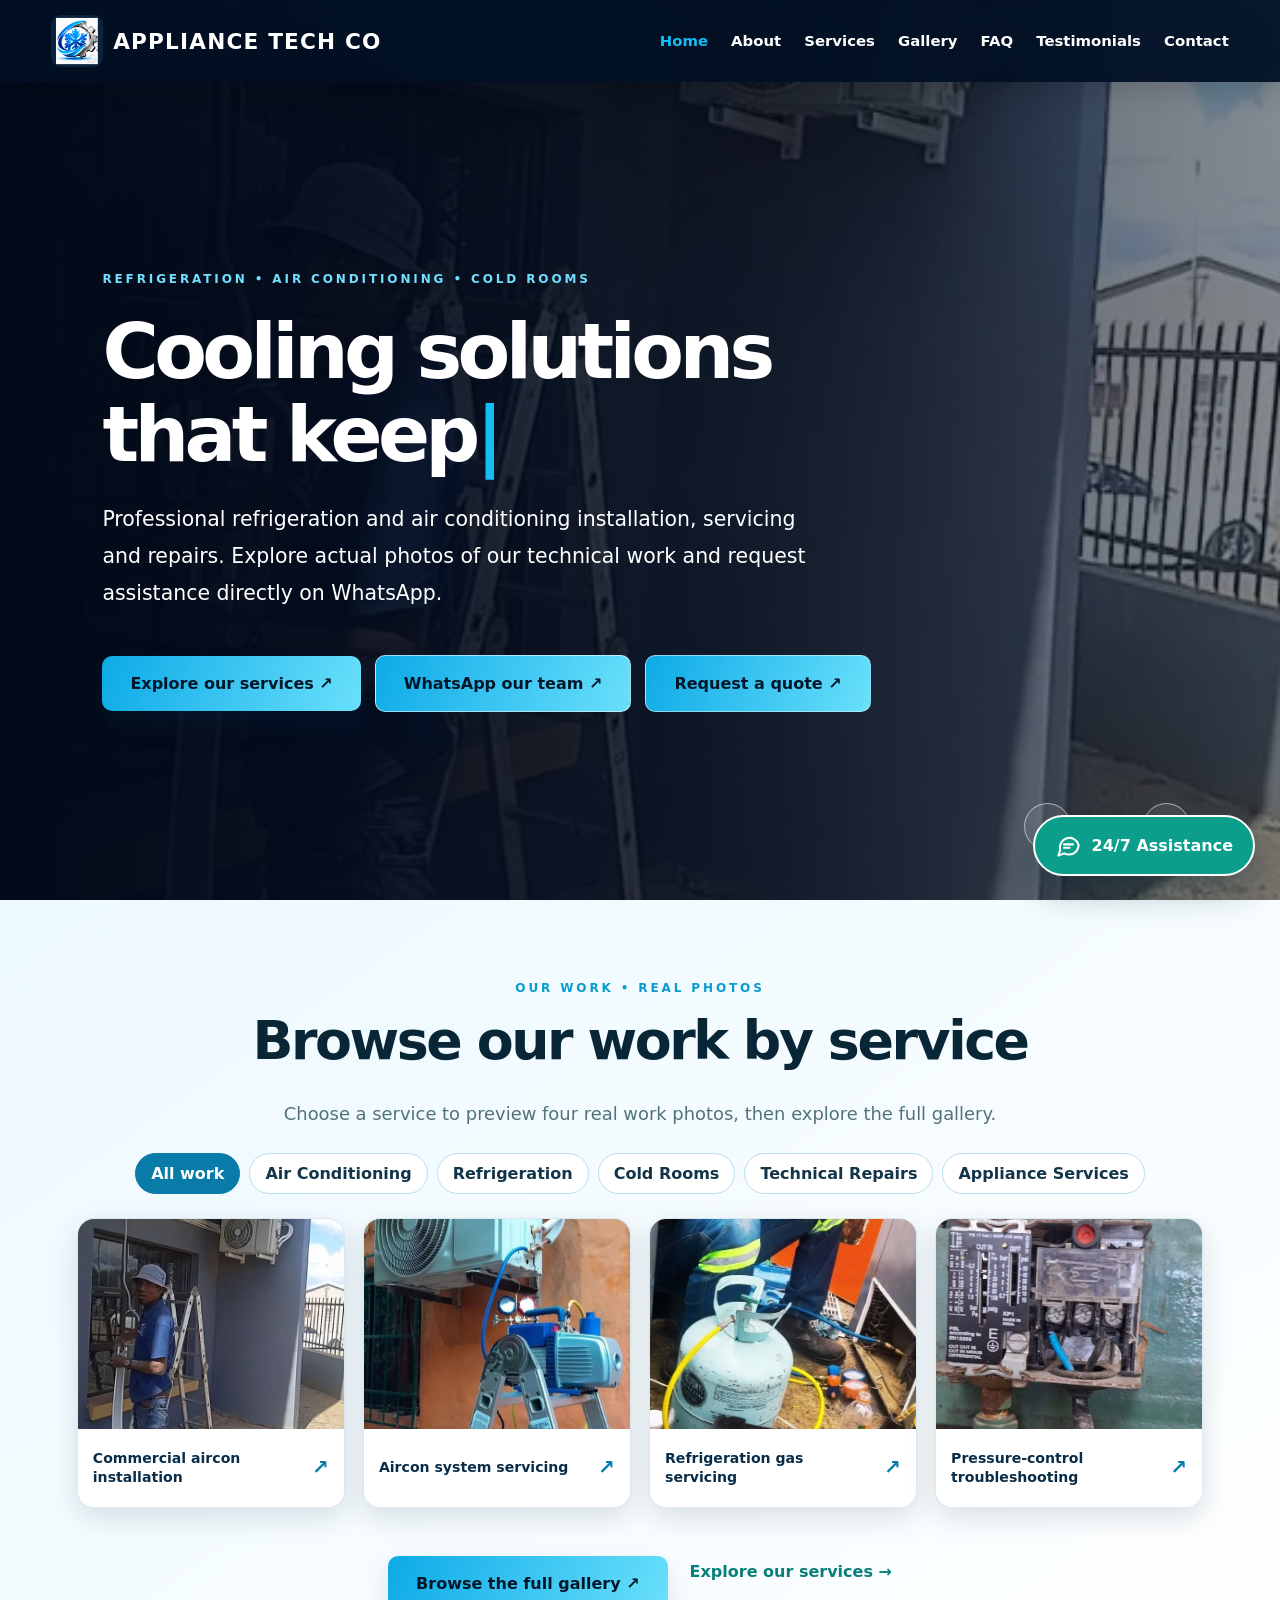
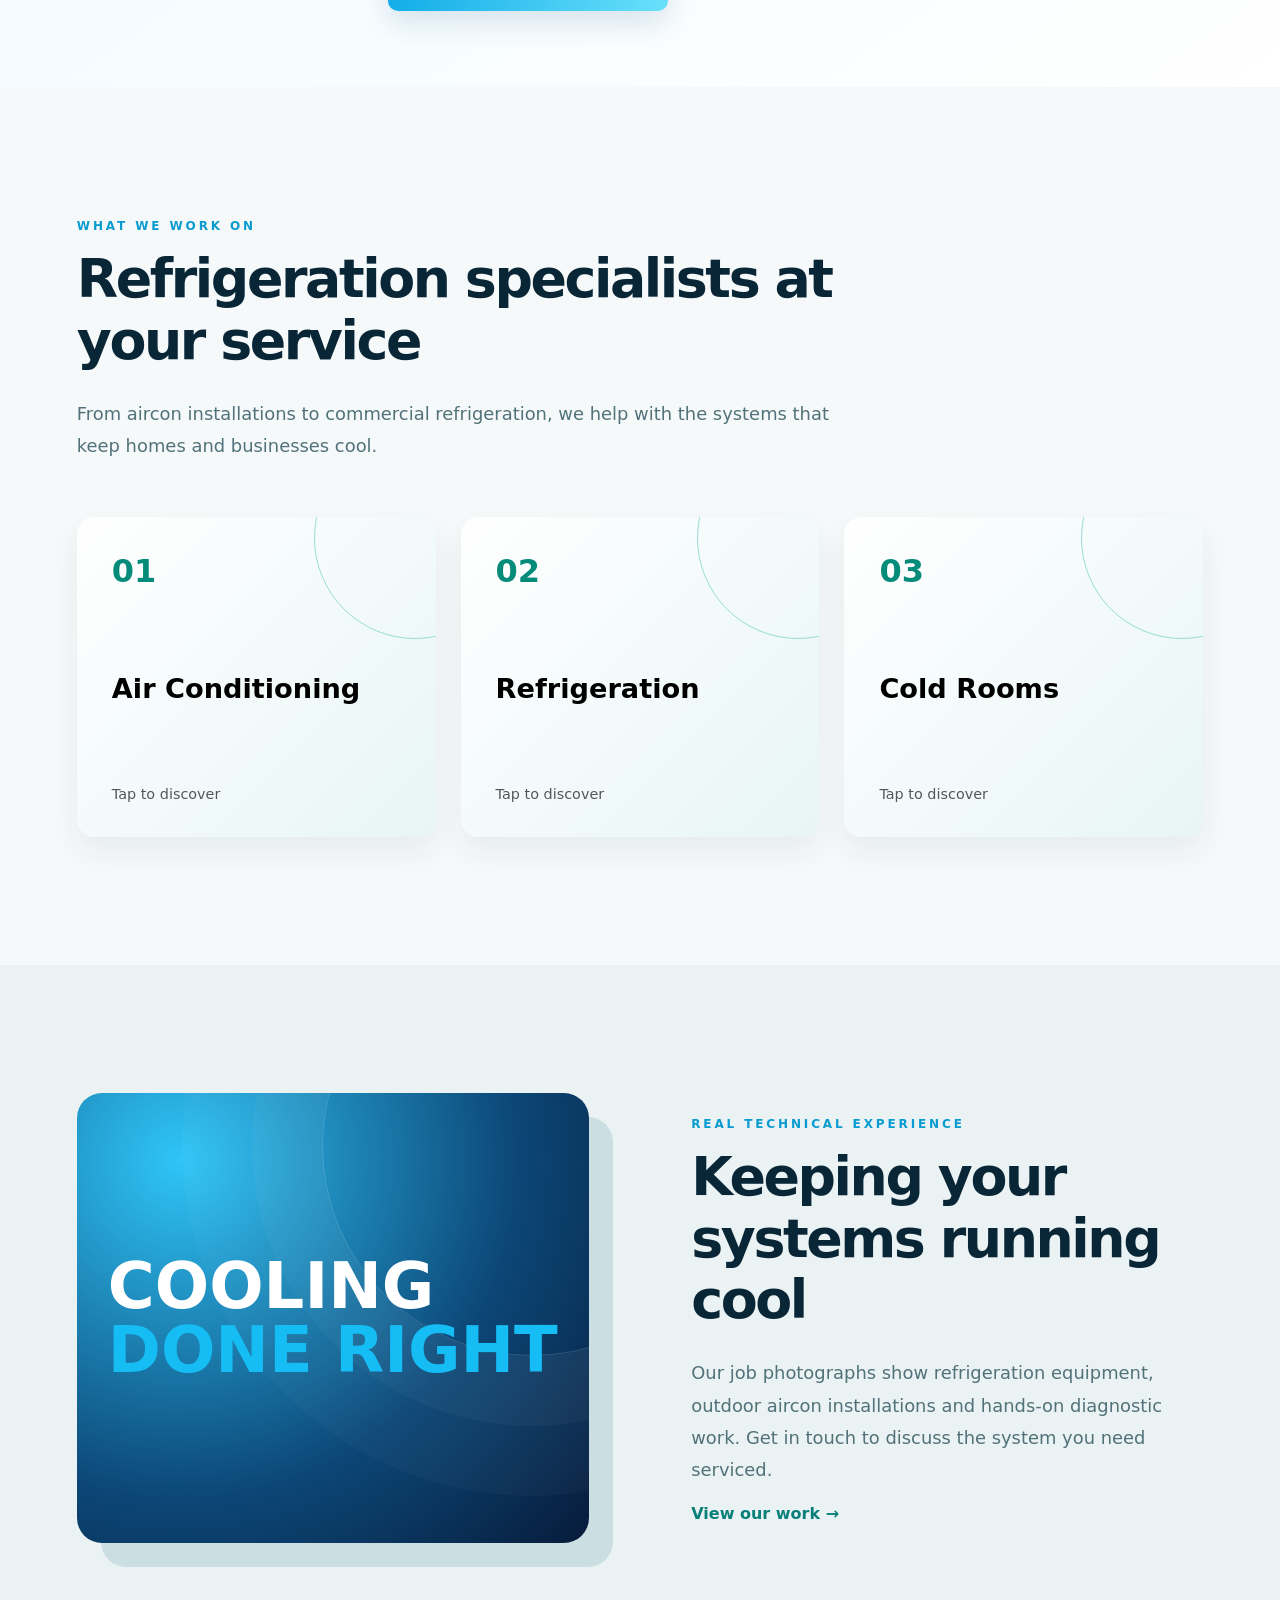
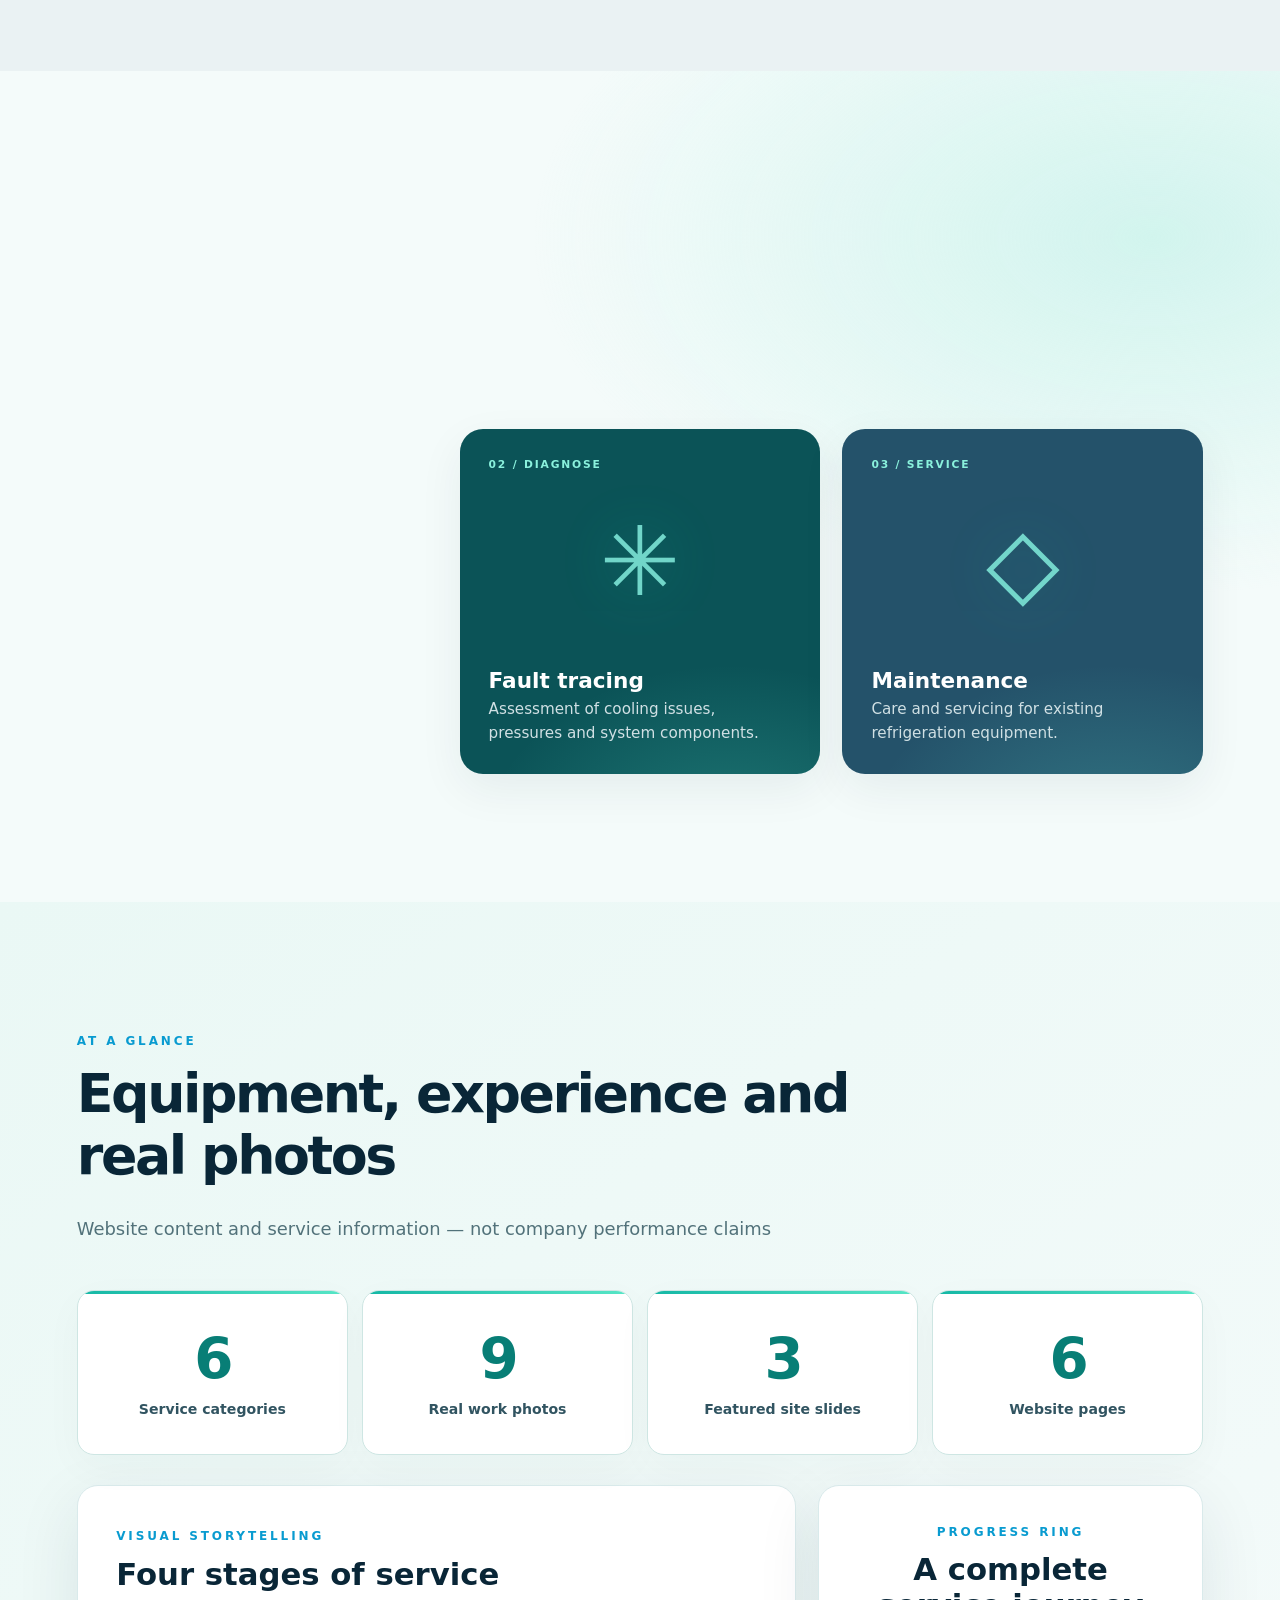
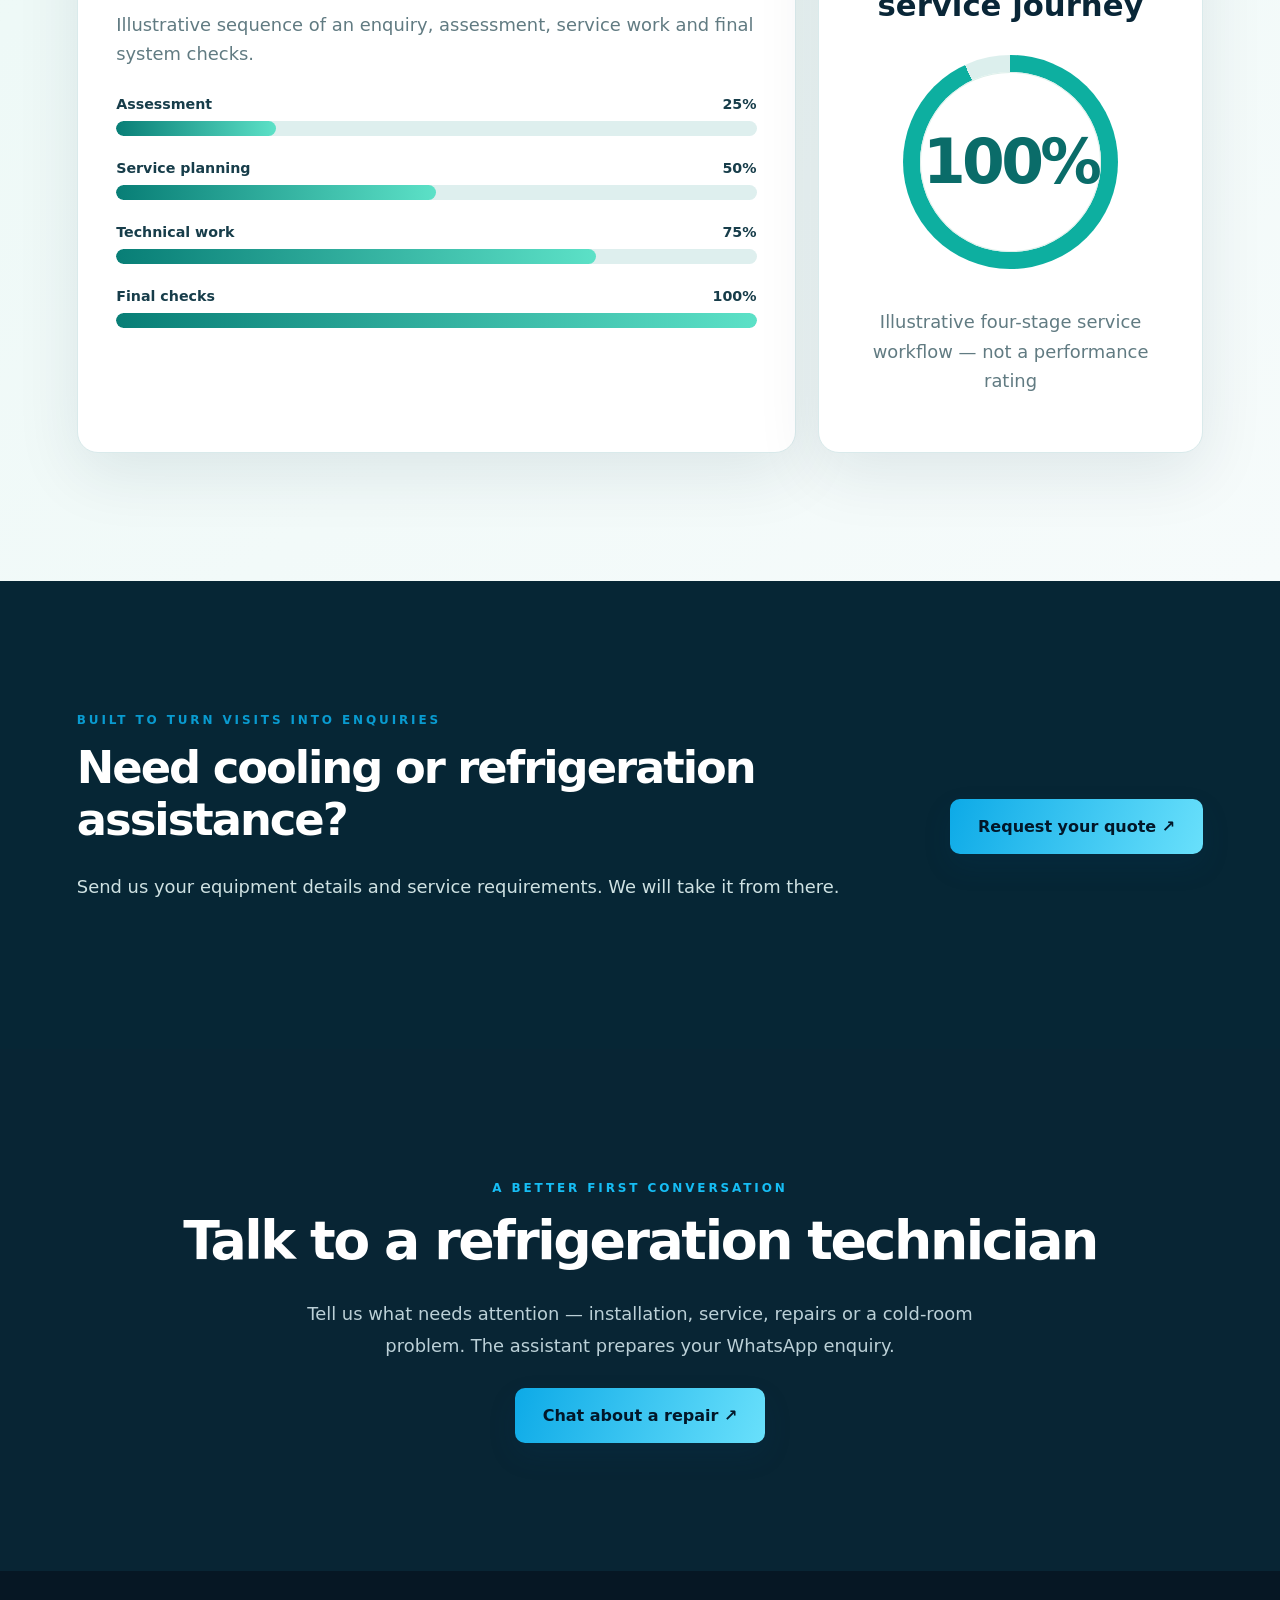
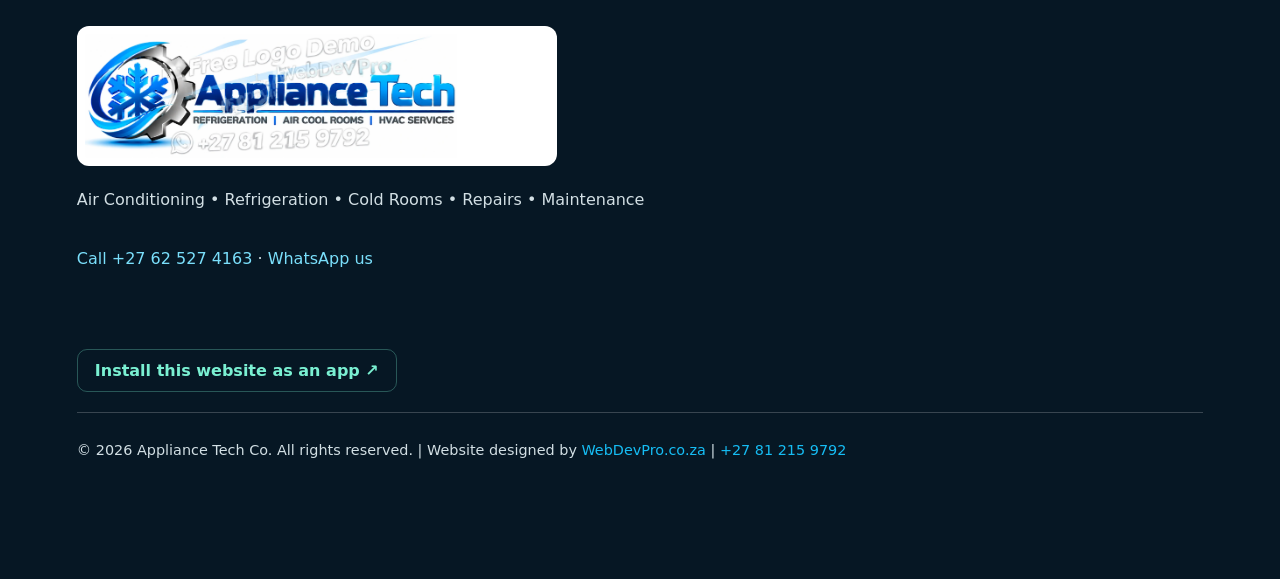
<file: index.html>
<!DOCTYPE html>

<html lang="en">
<head>
<meta charset="utf-8"/>
<meta content="width=device-width,initial-scale=1" name="viewport"/>
<meta content="#081c38" name="theme-color"/>
<meta content="Appliance Tech Co refrigeration and air conditioning services. Call or WhatsApp +27 62 527 4163 for installation, servicing and repairs." name="description"/>
<title>Home | Appliance Tech Co — Refrigeration &amp; Air Conditioning</title>
<meta content="noindex,nofollow" name="robots"/>
<link href="manifest.webmanifest" rel="manifest"/>
<link href="assets/icon-192.png" rel="icon" sizes="192x192" type="image/png"/>
<link href="assets/icon-180.png" rel="apple-touch-icon"/>
<meta content="yes" name="apple-mobile-web-app-capable"/>
<meta content="black-translucent" name="apple-mobile-web-app-status-bar-style"/>
<meta content="website" property="og:type"/>
<meta content="Home | Appliance Tech Co — Refrigeration &amp; Air Conditioning" property="og:title"/>
<meta content="Appliance Tech Co refrigeration and air conditioning services. Call or WhatsApp +27 62 527 4163 for installation, servicing and repairs." property="og:description"/>
<link href="styles.css" rel="stylesheet"/>
<link href="premium.css" rel="stylesheet"/><link href="brand.css?v=4" rel="stylesheet"/>
<script defer="" src="site-config.js"></script>
<script defer="" src="script.js"></script>
<script defer="" src="premium.js"></script><script defer="" src="home-gallery.js?v=4"></script>
<script defer="" src="chatbot.js"></script>
<script defer="" src="pwa.js"></script>
<meta content="assets/appliancetech-logo.webp" property="og:image"/></head>
<body data-page="index">
<a class="skip-link" href="#main">Skip to content</a>
<header class="header">
<a aria-label="Appliance Tech Co home" class="brand" href="index.html"><img alt="" class="header-symbol" src="assets/icon-192.png"/><span data-brand-name="">Appliance Tech Co</span></a>
<button aria-controls="primaryNav" aria-expanded="false" class="menu-btn" id="menuBtn" type="button">Menu <span aria-hidden="true">☰</span></button>
<nav aria-label="Main navigation" id="primaryNav"><a aria-current="page" href="index.html">Home</a><a href="about.html">About</a><a href="services.html">Services</a><a href="gallery.html">Gallery</a><a href="faq.html">FAQ</a><a href="testimonials.html">Testimonials</a><a href="contact.html">Contact</a></nav>
</header>
<div aria-hidden="true" class="scroll-progress" id="scrollProgress"></div>
<main id="main">
<section aria-label="Featured messages" aria-roledescription="carousel" class="hero" id="home">
<div class="hero-bg slide-a active" style="background-image:linear-gradient(90deg,rgba(2,13,29,.90),rgba(4,19,38,.33)),url(assets/aircon-install-commercial.webp);background-position:center;background-size:cover"></div><div class="hero-bg slide-b" style="background-image:linear-gradient(90deg,rgba(2,13,29,.90),rgba(4,19,38,.33)),url(assets/aircon-gas-servicing.webp);background-position:center;background-size:cover"></div><div class="hero-bg slide-c" style="background-image:linear-gradient(90deg,rgba(2,13,29,.90),rgba(4,19,38,.33)),url(assets/commercial-compressor.webp);background-position:center;background-size:cover"></div><div class="hero-overlay"></div>
<div class="hero-content"><div class="eyebrow">REFRIGERATION • AIR CONDITIONING • COLD ROOMS</div><h1 class="typewriter" data-text="Cooling solutions that keep you going.">Cooling solutions that keep you going.</h1><p class="word-reveal" data-words="Professional refrigeration and air conditioning installation, servicing and repairs. Explore actual photos of our technical work and request assistance directly on WhatsApp.">Professional refrigeration and air conditioning installation, servicing and repairs. Explore actual photos of our technical work and request assistance directly on WhatsApp.</p><div class="hero-ctas"><a class="btn" href="services.html">Explore our services ↗</a><a class="btn btn-outline" data-open-chat="" href="#chatPanel">WhatsApp our team ↗</a><button class="btn btn-glass" data-open-quote="" type="button">Request a quote ↗</button></div></div>
<div class="slide-controls"><button aria-label="Previous slide" id="prevSlide" type="button">←</button><span aria-live="polite" id="slideStatus">1 / 3</span><button aria-label="Next slide" id="nextSlide" type="button">→</button></div>
</section>
<section class="section home-work" id="home-work"><div class="section-head"><span class="kicker">OUR WORK • REAL PHOTOS</span><h2>Browse our work by service</h2><p>Choose a service to preview four real work photos, then explore the full gallery.</p></div><div class="home-work-filters" role="group" aria-label="Choose a service gallery"><button type="button" class="active" data-gallery-filter="All" aria-pressed="true">All work</button><button type="button" data-gallery-filter="Air Conditioning" aria-pressed="false">Air Conditioning</button><button type="button" data-gallery-filter="Refrigeration" aria-pressed="false">Refrigeration</button><button type="button" data-gallery-filter="Cold Rooms" aria-pressed="false">Cold Rooms</button><button type="button" data-gallery-filter="Technical Repairs" aria-pressed="false">Technical Repairs</button><button type="button" data-gallery-filter="Appliance Services" aria-pressed="false">Appliance Services</button></div><div class="home-work-grid" id="homeWorkGrid" aria-live="polite"></div><div class="home-work-actions"><a class="btn" id="homeWorkMore" href="gallery.html">Browse the full gallery ↗</a><a class="text-link" href="services.html">Explore our services →</a></div></section><section class="section" id="features"><div class="section-head reveal slide-left"><span class="kicker">WHAT WE WORK ON</span><h2 class="typewriter reveal-title" data-text="Refrigeration specialists at your service">Refrigeration specialists at your service</h2><p>From aircon installations to commercial refrigeration, we help with the systems that keep homes and businesses cool.</p></div>
<div class="card-grid"><button aria-pressed="false" class="flip-card reveal slide-up" type="button"><span class="flip-inner"><span class="flip-face front"><span class="number">01</span><strong>Air Conditioning</strong><small>Tap to discover</small></span><span class="flip-face back"><strong>Installations &amp; Service</strong><span>Residential and commercial split units, diagnostics and ongoing maintenance.</span><small>Tap to flip back</small></span></span></button><button aria-pressed="false" class="flip-card reveal slide-up" type="button"><span class="flip-inner"><span class="flip-face front"><span class="number">02</span><strong>Refrigeration</strong><small>Tap to discover</small></span><span class="flip-face back"><strong>Cooling Equipment</strong><span>Fridges, freezers and commercial refrigeration systems.</span><small>Tap to flip back</small></span></span></button><button aria-pressed="false" class="flip-card reveal slide-up" type="button"><span class="flip-inner"><span class="flip-face front"><span class="number">03</span><strong>Cold Rooms</strong><small>Tap to discover</small></span><span class="flip-face back"><strong>Technical Support</strong><span>Cold-room equipment, compressors, refrigeration controls and related repairs.</span><small>Tap to flip back</small></span></span></button></div></section>
<section class="section split"><div class="feature-visual reveal rotate-in"><span>COOLING<br/><b>DONE RIGHT</b></span><div aria-hidden="true" class="visual-rings"></div></div><div class="reveal slide-right"><span class="kicker">REAL TECHNICAL EXPERIENCE</span><h2 class="typewriter reveal-title" data-text="Keeping your systems running cool">Keeping your systems running cool</h2><p>Our job photographs show refrigeration equipment, outdoor aircon installations and hands-on diagnostic work. Get in touch to discuss the system you need serviced.</p><a class="text-link" href="gallery.html">View our work →</a></div></section>
<section class="section effects-showcase"><div class="section-head reveal mask-in"><span class="kicker">AIRCON • REFRIGERATION • COMPONENTS</span><h2 class="typewriter reveal-title" data-text="Practical technical support">Practical technical support</h2><p>Talk to our team about the right service for your home, workplace or commercial cooling equipment.</p></div><div class="effects-grid"><article class="effect-tile reveal mask-in hover-lift"><div class="effect-number">01 / INSTALL</div><div aria-hidden="true" class="effect-glyph">◐</div><h3>Aircon installation</h3><p>Mounting and setup of indoor and outdoor cooling units.</p></article><article class="effect-tile reveal blur-in hover-lift"><div class="effect-number">02 / DIAGNOSE</div><div aria-hidden="true" class="effect-glyph">✳</div><h3>Fault tracing</h3><p>Assessment of cooling issues, pressures and system components.</p></article><article class="effect-tile reveal tilt-in hover-lift"><div class="effect-number">03 / SERVICE</div><div aria-hidden="true" class="effect-glyph">◇</div><h3>Maintenance</h3><p>Care and servicing for existing refrigeration equipment.</p></article></div></section>
<section class="section premium-stat-section" id="impact"><div class="section-head reveal slide-up"><span class="kicker">AT A GLANCE</span><h2>Equipment, experience and real photos</h2><p data-demo-caption="">Numbers below describe this website’s content, not unverified performance claims.</p></div><div class="stat-grid" id="premiumStats"></div><div class="analytics-grid"><article class="analytics-panel reveal slide-up"><div class="analytics-heading"><span class="kicker">VISUAL STORYTELLING</span><h3>Four stages of service</h3><p>Illustrative sequence of an enquiry, assessment, service work and final system checks.</p></div><div class="bar-chart" id="premiumBars"></div></article><article class="analytics-panel ring-panel reveal slide-up"><span class="kicker">PROGRESS RING</span><h3>A complete service journey</h3><div aria-label="Illustrative progress" aria-valuemax="100" aria-valuemin="0" aria-valuenow="0" class="progress-ring" id="premiumRing" role="progressbar"><span data-ring-number="">0%</span></div><p id="ringLabel">Illustrative progress only</p></article></div></section>
<section class="section cta-band"><div><span class="kicker">BUILT TO TURN VISITS INTO ENQUIRIES</span><h2>Need cooling or refrigeration assistance?</h2><p>Send us your equipment details and service requirements. We will take it from there.</p></div><button class="btn" data-open-quote="" type="button">Request your quote ↗</button></section>
<section class="section contact" id="contact"><div class="reveal scale-in"><span class="kicker">A BETTER FIRST CONVERSATION</span><h2 class="typewriter reveal-title" data-text="Talk to a refrigeration technician">Talk to a refrigeration technician</h2><p>Tell us what needs attention — installation, service, repairs or a cold-room problem. The assistant prepares your WhatsApp enquiry.</p><button class="btn contact-btn" data-open-chat="" type="button">Chat about a repair ↗</button></div></section>
</main>
<footer>
<div class="footer-main"><img alt="Appliance Tech Co logo — demo watermark by WebDevPro" class="footer-logo" src="assets/appliancetech-logo.webp"/><p>Air Conditioning • Refrigeration • Cold Rooms • Repairs • Maintenance</p><p><a href="tel:+27625274163">Call +27 62 527 4163</a> · <a href="https://wa.me/27625274163" rel="noopener noreferrer" target="_blank">WhatsApp us</a></p></div>
<p class="footer-install"><button data-install="" type="button">Install this website as an app ↗</button></p>
<div class="footer-bottom">© <span id="year"></span> <span data-client-name="">Appliance Tech Co</span>. All rights reserved. | Website designed by <a href="https://webdevpro.co.za" rel="noopener noreferrer" target="_blank">WebDevPro.co.za</a> | <a href="tel:+27812159792">+27 81 215 9792</a></div>
</footer>
<nav aria-label="Mobile bottom menu" class="mobile-bottom">
<a href="index.html"><span aria-hidden="true">⌂</span>Home</a>
<a href="services.html"><span aria-hidden="true">▦</span>Services</a>
<button data-open-chat="" type="button"><span aria-hidden="true">◉</span>Chat</button>
<a href="contact.html"><span aria-hidden="true">✉</span>Contact</a>
<button id="installHelp" type="button"><span aria-hidden="true">＋</span>Install</button>
</nav>
<dialog aria-labelledby="installTitle" id="installDialog">
<h2 id="installTitle">Install this website</h2>
<p>Install Appliance Tech Co on your phone for quick access. On iPhone: Safari → Share → Add to Home Screen.</p>
<p id="installStatus" role="status"></p>
<button hidden="" id="installNow" type="button">Install app</button>
<button id="closeDialog" type="button">Close</button>
</dialog>
<button aria-controls="chatPanel" aria-expanded="false" aria-haspopup="dialog" aria-label="Open 24/7 enquiry assistant" class="chat-launcher" id="chatLauncher" type="button">
<svg aria-hidden="true" fill="none" height="27" stroke="currentColor" stroke-linecap="round" stroke-linejoin="round" stroke-width="1.8" viewbox="0 0 24 24" width="27"><path d="M21 11.5a8.5 8.5 0 0 1-8.5 8.5 9 9 0 0 1-4.3-1L3 21l1.6-5A8.5 8.5 0 1 1 21 11.5Z"></path><path d="M8 11h8M8 14h5"></path></svg>
<span class="chat-launcher-label">24/7 Assistance</span>
</button>
<section aria-label="24/7 automated enquiry assistant" aria-modal="false" class="chat-panel" hidden="" id="chatPanel" role="dialog">
<div class="chat-top"><div aria-hidden="true" class="chat-avatar">✦</div><div class="chat-heading"><strong id="chatCompany">Appliance Tech Co</strong><span><i aria-hidden="true" class="online-dot"></i> 24/7 automated assistance</span></div><button aria-label="Close enquiry assistant" class="chat-close" id="chatClose" type="button">×</button></div>
<div aria-live="polite" class="chat-progress" id="chatProgress">Welcome</div>
<div aria-live="polite" aria-relevant="additions text" class="chat-transcript" id="chatTranscript"></div>
<div class="chat-compose"><div id="chatControls"></div><p class="chat-status" hidden="" id="chatStatus" role="status"></p><p class="chat-footnote">We prepare your message; you confirm sending it in WhatsApp.</p></div>
</section>
</body>
</html>
</file>
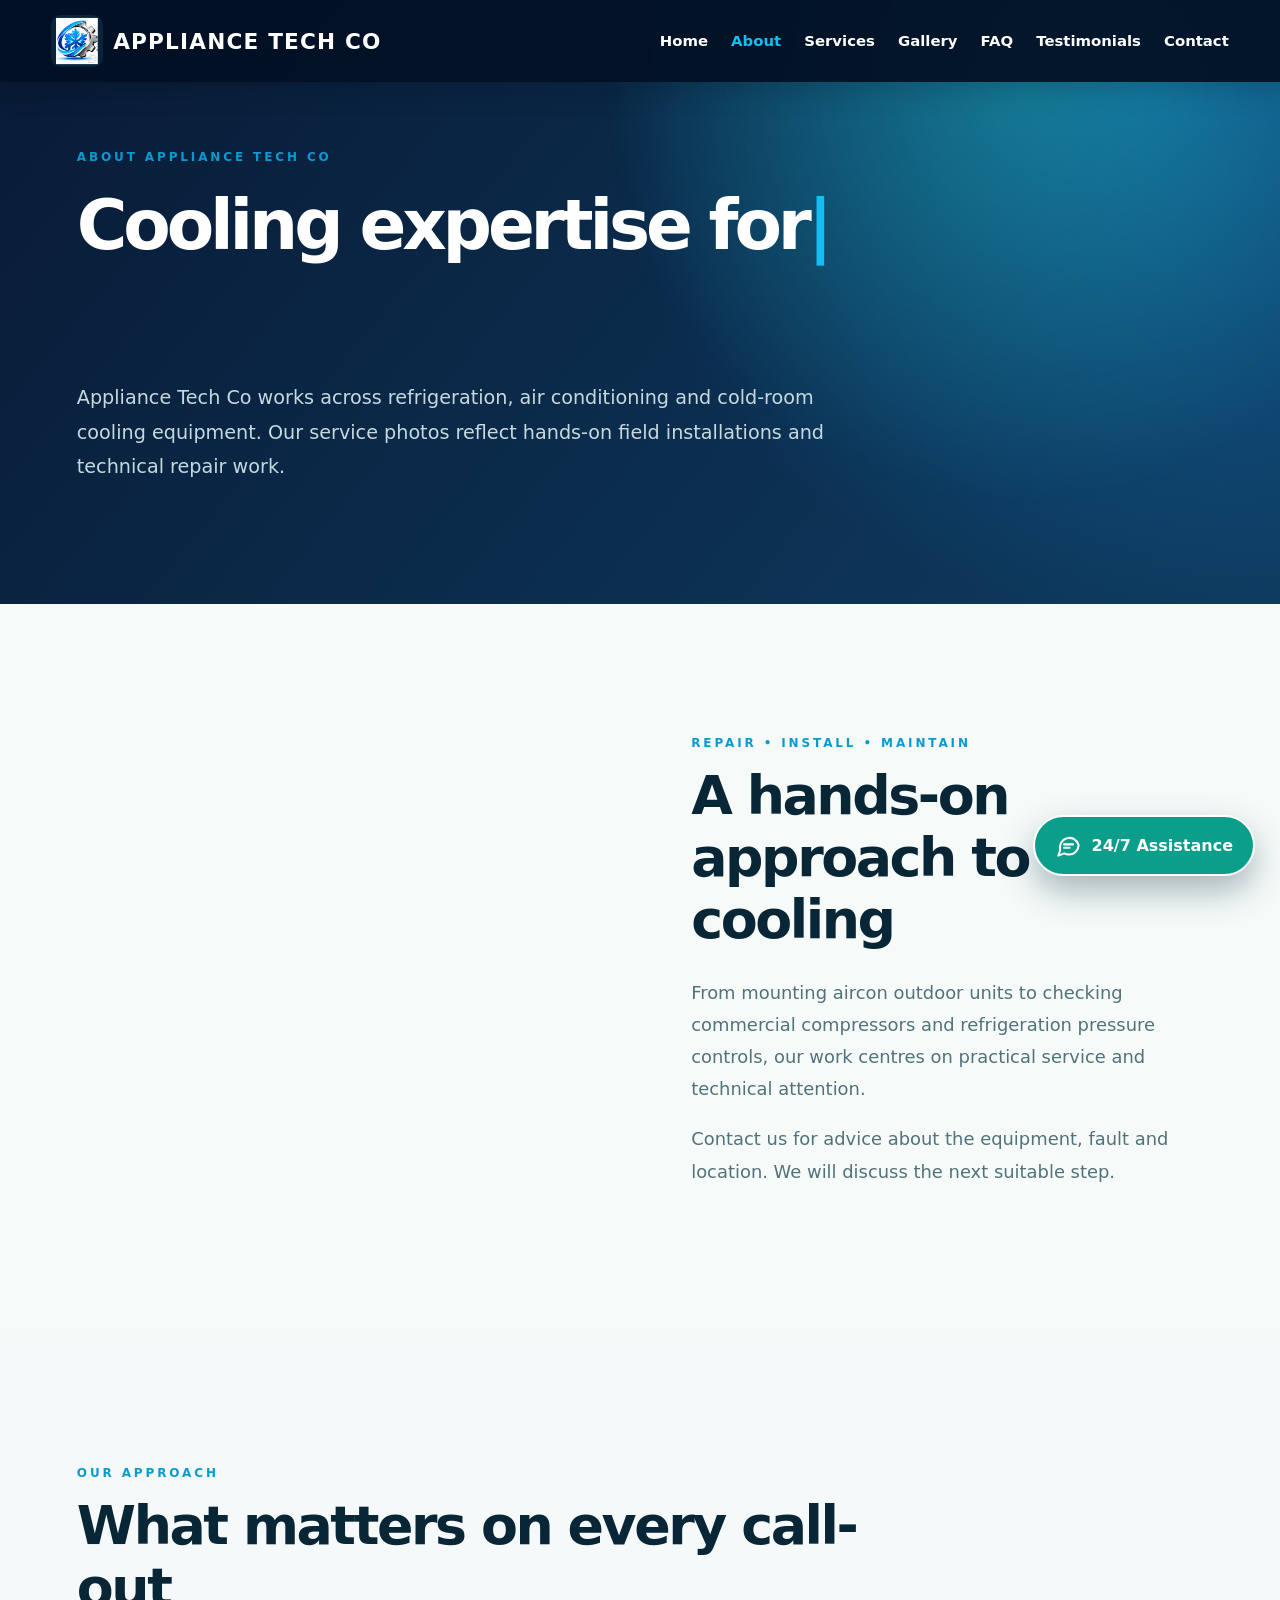
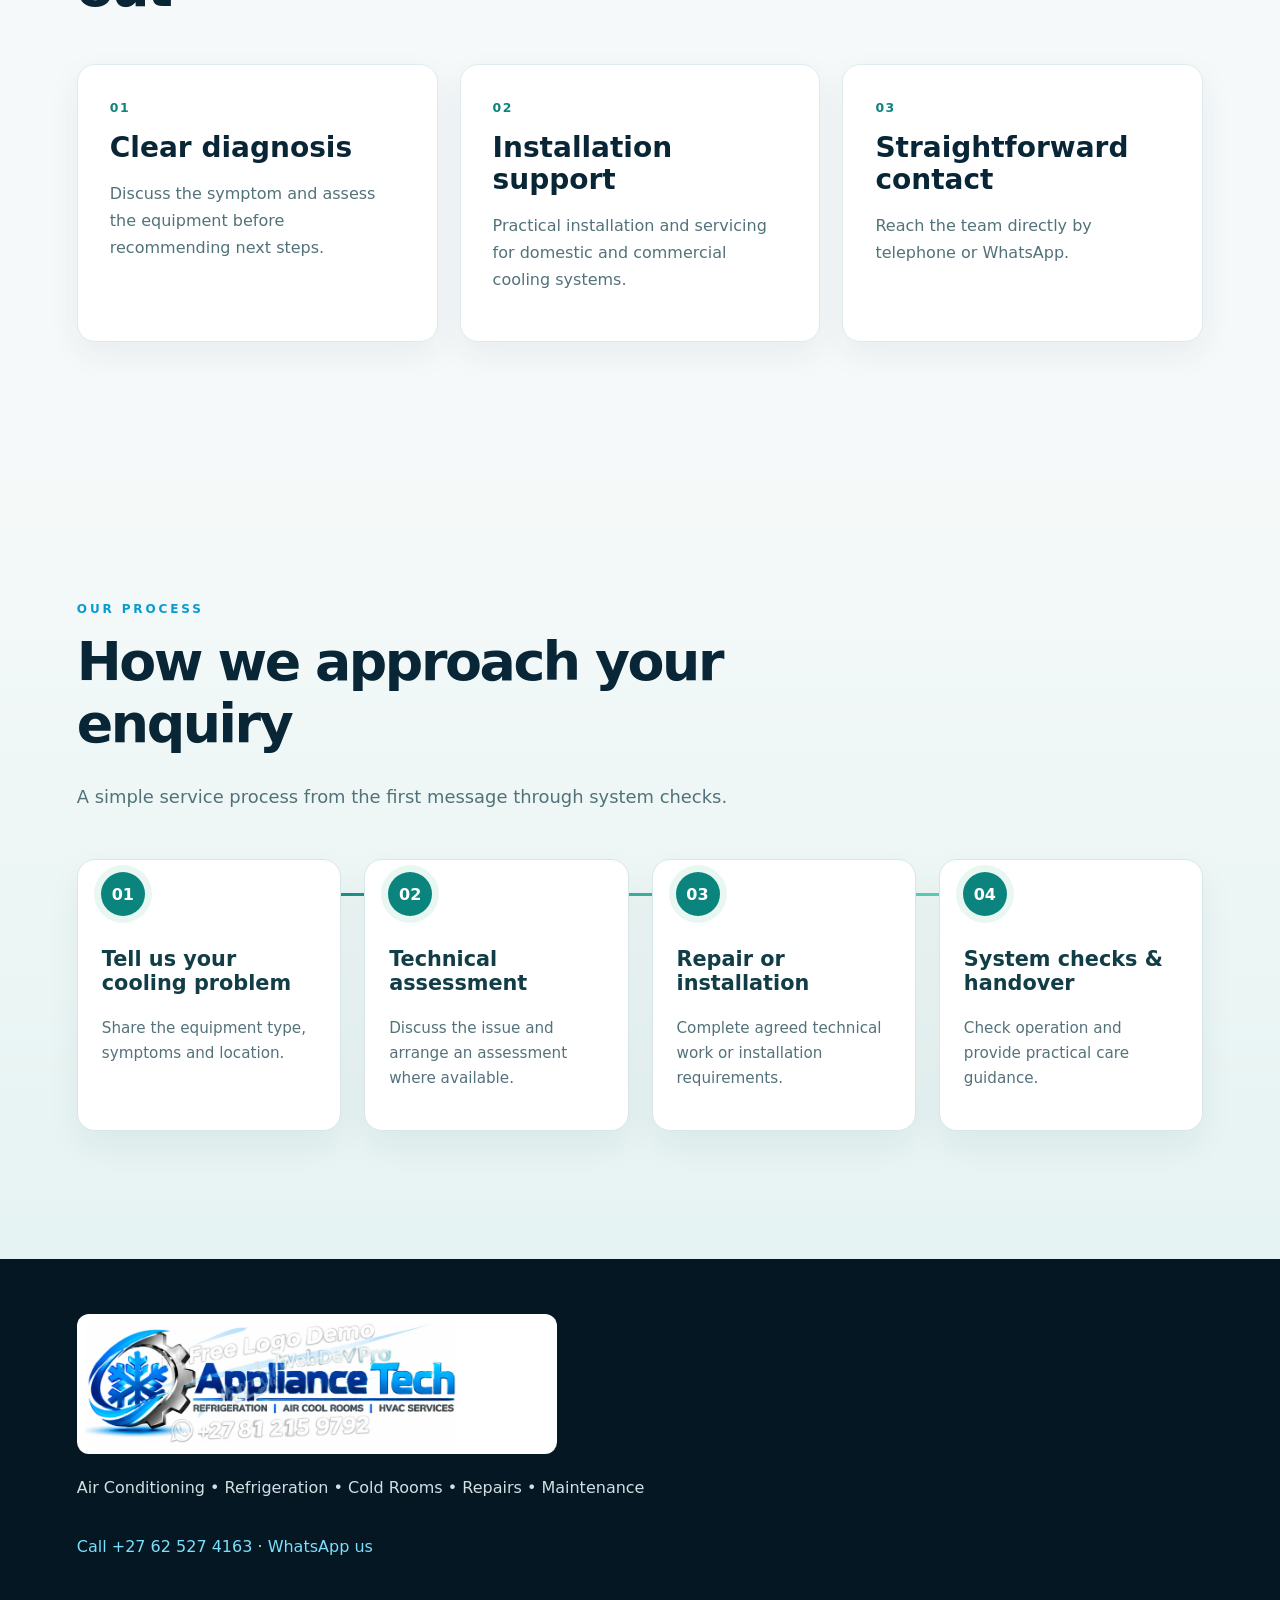
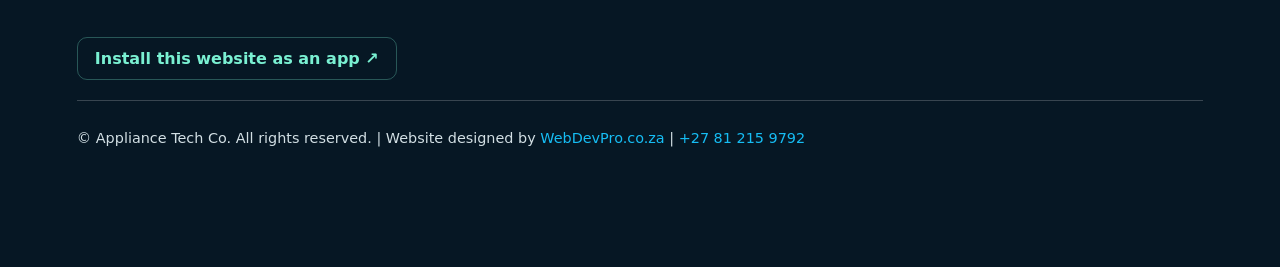
<file: about.html>
<!DOCTYPE html>

<html lang="en">
<head>
<meta charset="utf-8"/>
<meta content="width=device-width,initial-scale=1" name="viewport"/>
<meta content="#081c38" name="theme-color"/>
<meta content="Appliance Tech Co refrigeration and air conditioning about. Call or WhatsApp +27 62 527 4163 for installation, servicing and repairs." name="description"/>
<title>About | Appliance Tech Co — Refrigeration &amp; Air Conditioning</title>
<meta content="noindex,nofollow" name="robots"/>
<link href="manifest.webmanifest" rel="manifest"/>
<link href="assets/icon-192.png" rel="icon" sizes="192x192" type="image/png"/>
<link href="assets/icon-180.png" rel="apple-touch-icon"/>
<meta content="yes" name="apple-mobile-web-app-capable"/>
<meta content="black-translucent" name="apple-mobile-web-app-status-bar-style"/>
<meta content="website" property="og:type"/>
<meta content="About | Appliance Tech Co — Refrigeration &amp; Air Conditioning" property="og:title"/>
<meta content="Appliance Tech Co refrigeration and air conditioning about. Call or WhatsApp +27 62 527 4163 for installation, servicing and repairs." property="og:description"/>
<link href="styles.css" rel="stylesheet"/>
<link href="premium.css" rel="stylesheet"/><link href="brand.css" rel="stylesheet"/>
<script defer="" src="site-config.js"></script>
<script defer="" src="script.js"></script>
<script defer="" src="premium.js"></script>
<script defer="" src="chatbot.js"></script>
<script defer="" src="pwa.js"></script>
<meta content="assets/appliancetech-logo.webp" property="og:image"/></head>
<body data-page="about">
<a class="skip-link" href="#main">Skip to content</a>
<header class="header">
<a aria-label="Appliance Tech Co home" class="brand" href="index.html"><img alt="" class="header-symbol" src="assets/icon-192.png"/><span data-brand-name="">Appliance Tech Co</span></a>
<button aria-controls="primaryNav" aria-expanded="false" class="menu-btn" id="menuBtn" type="button">Menu <span aria-hidden="true">☰</span></button>
<nav aria-label="Main navigation" id="primaryNav"><a href="index.html">Home</a><a aria-current="page" href="about.html">About</a><a href="services.html">Services</a><a href="gallery.html">Gallery</a><a href="faq.html">FAQ</a><a href="testimonials.html">Testimonials</a><a href="contact.html">Contact</a></nav>
</header>
<div aria-hidden="true" class="scroll-progress" id="scrollProgress"></div>
<main id="main">
<section class="inner-hero"><div aria-hidden="true" class="inner-glow"></div><span class="kicker reveal slide-left">ABOUT APPLIANCE TECH CO</span><h1 class="typewriter" data-text="Cooling expertise for homes and businesses">Cooling expertise for homes and businesses</h1><p class="reveal slide-up">Appliance Tech Co works across refrigeration, air conditioning and cold-room cooling equipment. Our service photos reflect hands-on field installations and technical repair work.</p></section>
<section class="section split light-split"><div class="feature-visual about-visual reveal mask-in"><span>SERVICE<br/><b>+ CARE</b></span></div><div class="reveal slide-right"><span class="kicker">REPAIR • INSTALL • MAINTAIN</span><h2 class="typewriter reveal-title" data-text="A hands-on approach to cooling">A hands-on approach to cooling</h2><p>From mounting aircon outdoor units to checking commercial compressors and refrigeration pressure controls, our work centres on practical service and technical attention.</p><p>Contact us for advice about the equipment, fault and location. We will discuss the next suitable step.</p></div></section>
<section class="section"><div class="section-head reveal blur-in"><span class="kicker">OUR APPROACH</span><h2 class="typewriter reveal-title" data-text="What matters on every call-out">What matters on every call-out</h2></div><div class="info-grid"><article class="info-card reveal slide-up hover-lift"><span class="small-index">01</span><h3>Clear diagnosis</h3><p>Discuss the symptom and assess the equipment before recommending next steps.</p></article><article class="info-card reveal slide-up hover-lift"><span class="small-index">02</span><h3>Installation support</h3><p>Practical installation and servicing for domestic and commercial cooling systems.</p></article><article class="info-card reveal slide-up hover-lift"><span class="small-index">03</span><h3>Straightforward contact</h3><p>Reach the team directly by telephone or WhatsApp.</p></article></div></section>
<section class="section premium-timeline-section"><div class="section-head reveal slide-up"><span class="kicker">OUR PROCESS</span><h2>How we approach your enquiry</h2><p>A simple service process from the first message through system checks.</p></div><ol class="premium-timeline" id="premiumTimeline"></ol></section>
</main>
<footer>
<div class="footer-main"><img alt="Appliance Tech Co logo — demo watermark by WebDevPro" class="footer-logo" src="assets/appliancetech-logo.webp"/><p>Air Conditioning • Refrigeration • Cold Rooms • Repairs • Maintenance</p><p><a href="tel:+27625274163">Call +27 62 527 4163</a> · <a href="https://wa.me/27625274163" rel="noopener noreferrer" target="_blank">WhatsApp us</a></p></div>
<p class="footer-install"><button data-install="" type="button">Install this website as an app ↗</button></p>
<div class="footer-bottom">© <span id="year"></span> <span data-client-name="">Appliance Tech Co</span>. All rights reserved. | Website designed by <a href="https://webdevpro.co.za" rel="noopener noreferrer" target="_blank">WebDevPro.co.za</a> | <a href="tel:+27812159792">+27 81 215 9792</a></div>
</footer>
<nav aria-label="Mobile bottom menu" class="mobile-bottom">
<a href="index.html"><span aria-hidden="true">⌂</span>Home</a>
<a href="services.html"><span aria-hidden="true">▦</span>Services</a>
<button data-open-chat="" type="button"><span aria-hidden="true">◉</span>Chat</button>
<a href="contact.html"><span aria-hidden="true">✉</span>Contact</a>
<button id="installHelp" type="button"><span aria-hidden="true">＋</span>Install</button>
</nav>
<dialog aria-labelledby="installTitle" id="installDialog">
<h2 id="installTitle">Install this website</h2>
<p>Install Appliance Tech Co on your phone for quick access. On iPhone: Safari → Share → Add to Home Screen.</p>
<p id="installStatus" role="status"></p>
<button hidden="" id="installNow" type="button">Install app</button>
<button id="closeDialog" type="button">Close</button>
</dialog>
<button aria-controls="chatPanel" aria-expanded="false" aria-haspopup="dialog" aria-label="Open 24/7 enquiry assistant" class="chat-launcher" id="chatLauncher" type="button">
<svg aria-hidden="true" fill="none" height="27" stroke="currentColor" stroke-linecap="round" stroke-linejoin="round" stroke-width="1.8" viewbox="0 0 24 24" width="27"><path d="M21 11.5a8.5 8.5 0 0 1-8.5 8.5 9 9 0 0 1-4.3-1L3 21l1.6-5A8.5 8.5 0 1 1 21 11.5Z"></path><path d="M8 11h8M8 14h5"></path></svg>
<span class="chat-launcher-label">24/7 Assistance</span>
</button>
<section aria-label="24/7 automated enquiry assistant" aria-modal="false" class="chat-panel" hidden="" id="chatPanel" role="dialog">
<div class="chat-top"><div aria-hidden="true" class="chat-avatar">✦</div><div class="chat-heading"><strong id="chatCompany">Appliance Tech Co</strong><span><i aria-hidden="true" class="online-dot"></i> 24/7 automated assistance</span></div><button aria-label="Close enquiry assistant" class="chat-close" id="chatClose" type="button">×</button></div>
<div aria-live="polite" class="chat-progress" id="chatProgress">Welcome</div>
<div aria-live="polite" aria-relevant="additions text" class="chat-transcript" id="chatTranscript"></div>
<div class="chat-compose"><div id="chatControls"></div><p class="chat-status" hidden="" id="chatStatus" role="status"></p><p class="chat-footnote">We prepare your message; you confirm sending it in WhatsApp.</p></div>
</section>
</body>
</html>
</file>
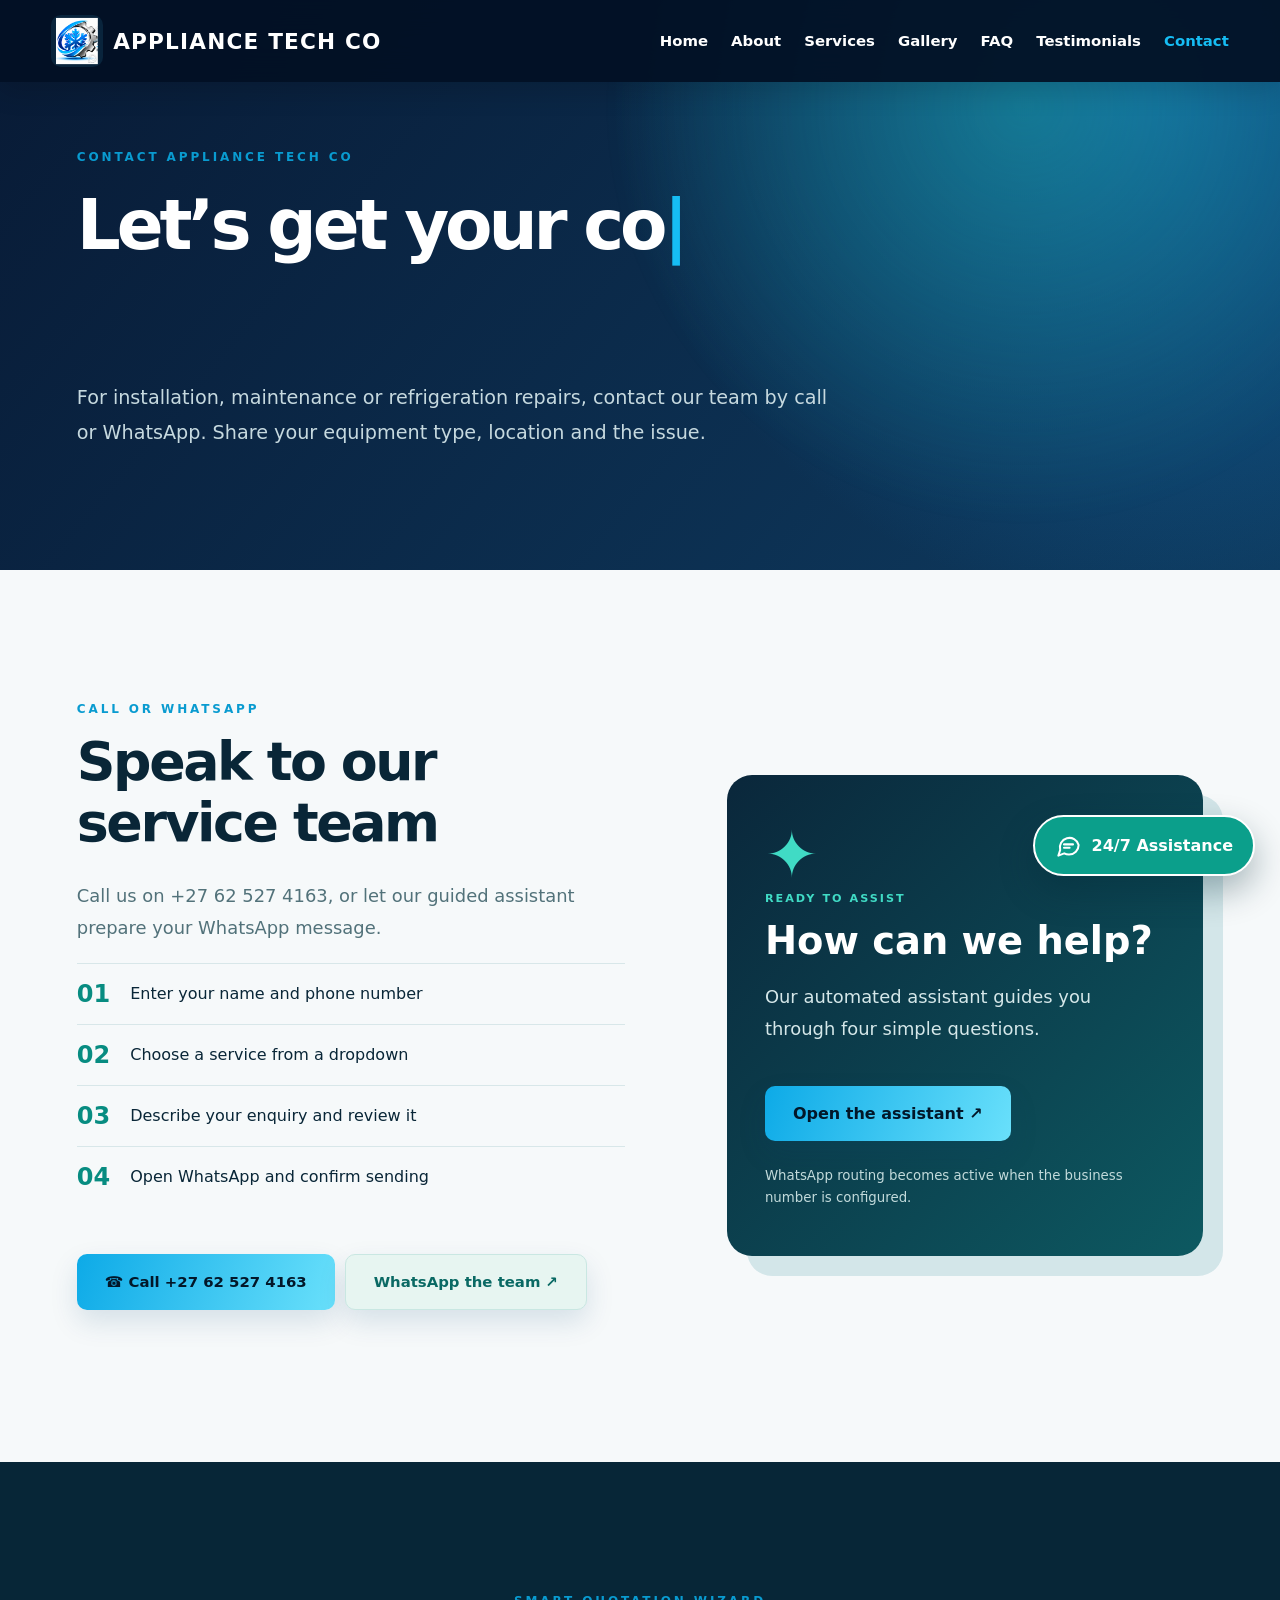
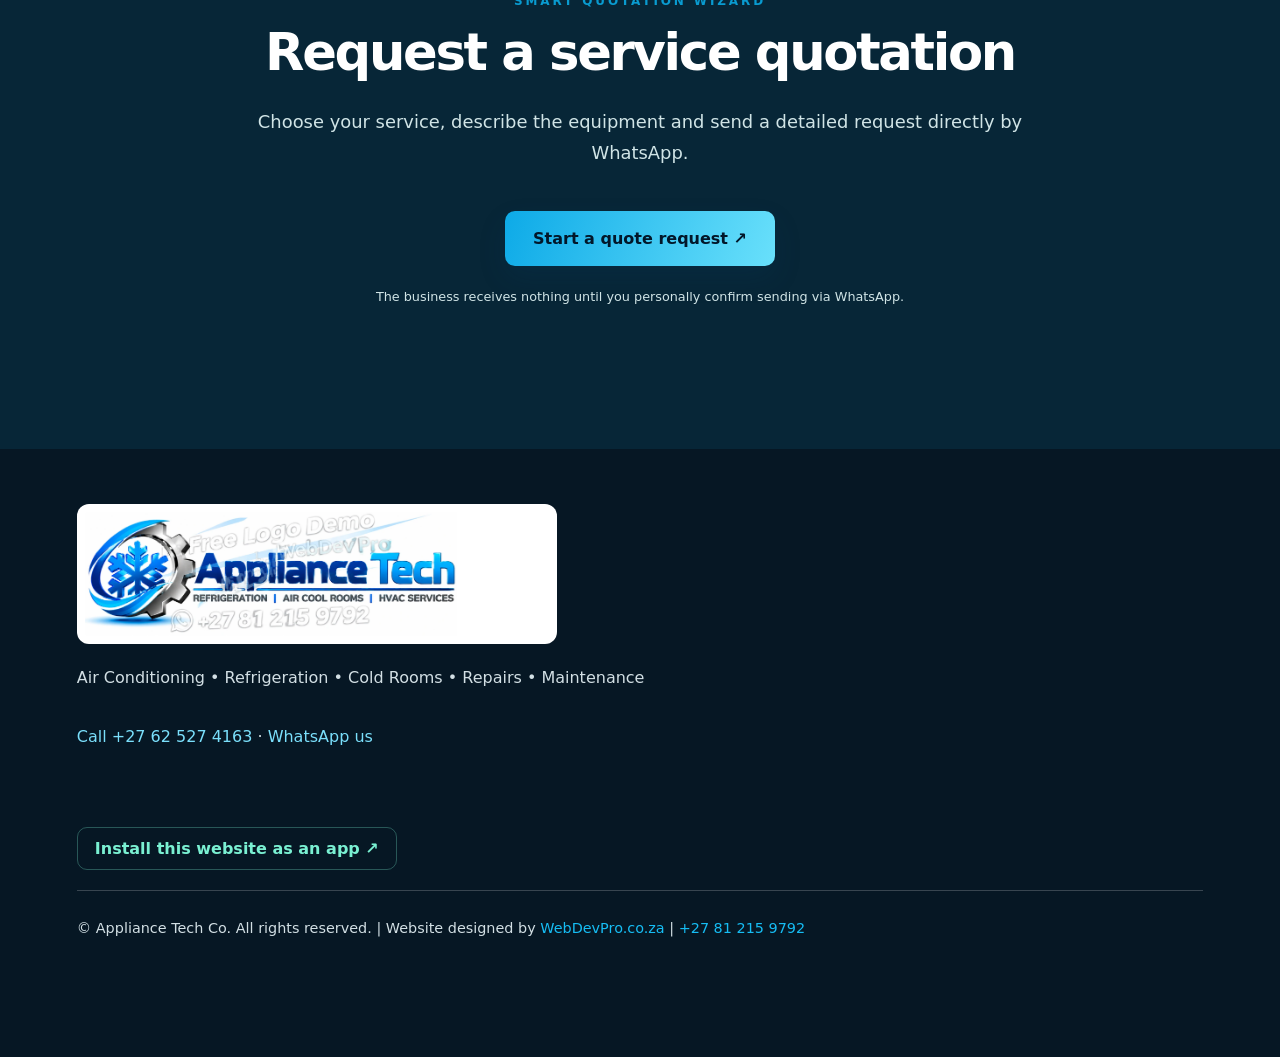
<file: contact.html>
<!DOCTYPE html>

<html lang="en">
<head>
<meta charset="utf-8"/>
<meta content="width=device-width,initial-scale=1" name="viewport"/>
<meta content="#081c38" name="theme-color"/>
<meta content="Appliance Tech Co refrigeration and air conditioning contact. Call or WhatsApp +27 62 527 4163 for installation, servicing and repairs." name="description"/>
<title>Contact | Appliance Tech Co — Refrigeration &amp; Air Conditioning</title>
<meta content="noindex,nofollow" name="robots"/>
<link href="manifest.webmanifest" rel="manifest"/>
<link href="assets/icon-192.png" rel="icon" sizes="192x192" type="image/png"/>
<link href="assets/icon-180.png" rel="apple-touch-icon"/>
<meta content="yes" name="apple-mobile-web-app-capable"/>
<meta content="black-translucent" name="apple-mobile-web-app-status-bar-style"/>
<meta content="website" property="og:type"/>
<meta content="Contact | Appliance Tech Co — Refrigeration &amp; Air Conditioning" property="og:title"/>
<meta content="Appliance Tech Co refrigeration and air conditioning contact. Call or WhatsApp +27 62 527 4163 for installation, servicing and repairs." property="og:description"/>
<link href="styles.css" rel="stylesheet"/>
<link href="premium.css" rel="stylesheet"/><link href="brand.css" rel="stylesheet"/>
<script defer="" src="site-config.js"></script>
<script defer="" src="script.js"></script>
<script defer="" src="premium.js"></script>
<script defer="" src="chatbot.js"></script>
<script defer="" src="pwa.js"></script>
<meta content="assets/appliancetech-logo.webp" property="og:image"/></head>
<body data-page="contact">
<a class="skip-link" href="#main">Skip to content</a>
<header class="header">
<a aria-label="Appliance Tech Co home" class="brand" href="index.html"><img alt="" class="header-symbol" src="assets/icon-192.png"/><span data-brand-name="">Appliance Tech Co</span></a>
<button aria-controls="primaryNav" aria-expanded="false" class="menu-btn" id="menuBtn" type="button">Menu <span aria-hidden="true">☰</span></button>
<nav aria-label="Main navigation" id="primaryNav"><a href="index.html">Home</a><a href="about.html">About</a><a href="services.html">Services</a><a href="gallery.html">Gallery</a><a href="faq.html">FAQ</a><a href="testimonials.html">Testimonials</a><a aria-current="page" href="contact.html">Contact</a></nav>
</header>
<div aria-hidden="true" class="scroll-progress" id="scrollProgress"></div>
<main id="main">
<section class="inner-hero"><div aria-hidden="true" class="inner-glow"></div><span class="kicker reveal slide-left">CONTACT APPLIANCE TECH CO</span><h1 class="typewriter" data-text="Let’s get your cooling problem sorted">Let’s get your cooling problem sorted</h1><p class="reveal slide-up">For installation, maintenance or refrigeration repairs, contact our team by call or WhatsApp. Share your equipment type, location and the issue.</p></section>
<section class="section contact-layout"><div class="contact-info reveal slide-left"><span class="kicker">CALL OR WHATSAPP</span><h2 class="typewriter reveal-title" data-text="Speak to our service team">Speak to our service team</h2><p>Call us on +27 62 527 4163, or let our guided assistant prepare your WhatsApp message.</p><div class="contact-detail"><b>01</b><span>Enter your name and phone number</span></div><div class="contact-detail"><b>02</b><span>Choose a service from a dropdown</span></div><div class="contact-detail"><b>03</b><span>Describe your enquiry and review it</span></div><div class="contact-detail"><b>04</b><span>Open WhatsApp and confirm sending</span></div><div class="client-contact-actions"><a class="btn" href="tel:+27625274163">☎ Call +27 62 527 4163</a><a class="btn btn-secondary" href="https://wa.me/27625274163?text=Hello%20Appliance%20Tech%20Co%2C%20I%20need%20help%20with%20a%20cooling%20system." rel="noopener noreferrer" target="_blank">WhatsApp the team ↗</a></div></div><div class="contact-panel reveal tilt-in"><div aria-hidden="true" class="panel-icon">✦</div><span>READY TO ASSIST</span><h3>How can we help?</h3><p>Our automated assistant guides you through four simple questions.</p><button class="btn" data-open-chat="" type="button">Open the assistant ↗</button><small>WhatsApp routing becomes active when the business number is configured.</small></div></section>
<section class="section quickquote-section"><div class="quickquote-inner reveal slide-up"><span class="kicker">SMART QUOTATION WIZARD</span><h2>Request a service quotation</h2><p>Choose your service, describe the equipment and send a detailed request directly by WhatsApp.</p><button class="btn" data-open-quote="" type="button">Start a quote request ↗</button><p class="quote-note">The business receives nothing until you personally confirm sending via WhatsApp.</p></div></section>
</main>
<footer>
<div class="footer-main"><img alt="Appliance Tech Co logo — demo watermark by WebDevPro" class="footer-logo" src="assets/appliancetech-logo.webp"/><p>Air Conditioning • Refrigeration • Cold Rooms • Repairs • Maintenance</p><p><a href="tel:+27625274163">Call +27 62 527 4163</a> · <a href="https://wa.me/27625274163" rel="noopener noreferrer" target="_blank">WhatsApp us</a></p></div>
<p class="footer-install"><button data-install="" type="button">Install this website as an app ↗</button></p>
<div class="footer-bottom">© <span id="year"></span> <span data-client-name="">Appliance Tech Co</span>. All rights reserved. | Website designed by <a href="https://webdevpro.co.za" rel="noopener noreferrer" target="_blank">WebDevPro.co.za</a> | <a href="tel:+27812159792">+27 81 215 9792</a></div>
</footer>
<nav aria-label="Mobile bottom menu" class="mobile-bottom">
<a href="index.html"><span aria-hidden="true">⌂</span>Home</a>
<a href="services.html"><span aria-hidden="true">▦</span>Services</a>
<button data-open-chat="" type="button"><span aria-hidden="true">◉</span>Chat</button>
<a href="contact.html"><span aria-hidden="true">✉</span>Contact</a>
<button id="installHelp" type="button"><span aria-hidden="true">＋</span>Install</button>
</nav>
<dialog aria-labelledby="installTitle" id="installDialog">
<h2 id="installTitle">Install this website</h2>
<p>Install Appliance Tech Co on your phone for quick access. On iPhone: Safari → Share → Add to Home Screen.</p>
<p id="installStatus" role="status"></p>
<button hidden="" id="installNow" type="button">Install app</button>
<button id="closeDialog" type="button">Close</button>
</dialog>
<button aria-controls="chatPanel" aria-expanded="false" aria-haspopup="dialog" aria-label="Open 24/7 enquiry assistant" class="chat-launcher" id="chatLauncher" type="button">
<svg aria-hidden="true" fill="none" height="27" stroke="currentColor" stroke-linecap="round" stroke-linejoin="round" stroke-width="1.8" viewbox="0 0 24 24" width="27"><path d="M21 11.5a8.5 8.5 0 0 1-8.5 8.5 9 9 0 0 1-4.3-1L3 21l1.6-5A8.5 8.5 0 1 1 21 11.5Z"></path><path d="M8 11h8M8 14h5"></path></svg>
<span class="chat-launcher-label">24/7 Assistance</span>
</button>
<section aria-label="24/7 automated enquiry assistant" aria-modal="false" class="chat-panel" hidden="" id="chatPanel" role="dialog">
<div class="chat-top"><div aria-hidden="true" class="chat-avatar">✦</div><div class="chat-heading"><strong id="chatCompany">Appliance Tech Co</strong><span><i aria-hidden="true" class="online-dot"></i> 24/7 automated assistance</span></div><button aria-label="Close enquiry assistant" class="chat-close" id="chatClose" type="button">×</button></div>
<div aria-live="polite" class="chat-progress" id="chatProgress">Welcome</div>
<div aria-live="polite" aria-relevant="additions text" class="chat-transcript" id="chatTranscript"></div>
<div class="chat-compose"><div id="chatControls"></div><p class="chat-status" hidden="" id="chatStatus" role="status"></p><p class="chat-footnote">We prepare your message; you confirm sending it in WhatsApp.</p></div>
</section>
</body>
</html>
</file>
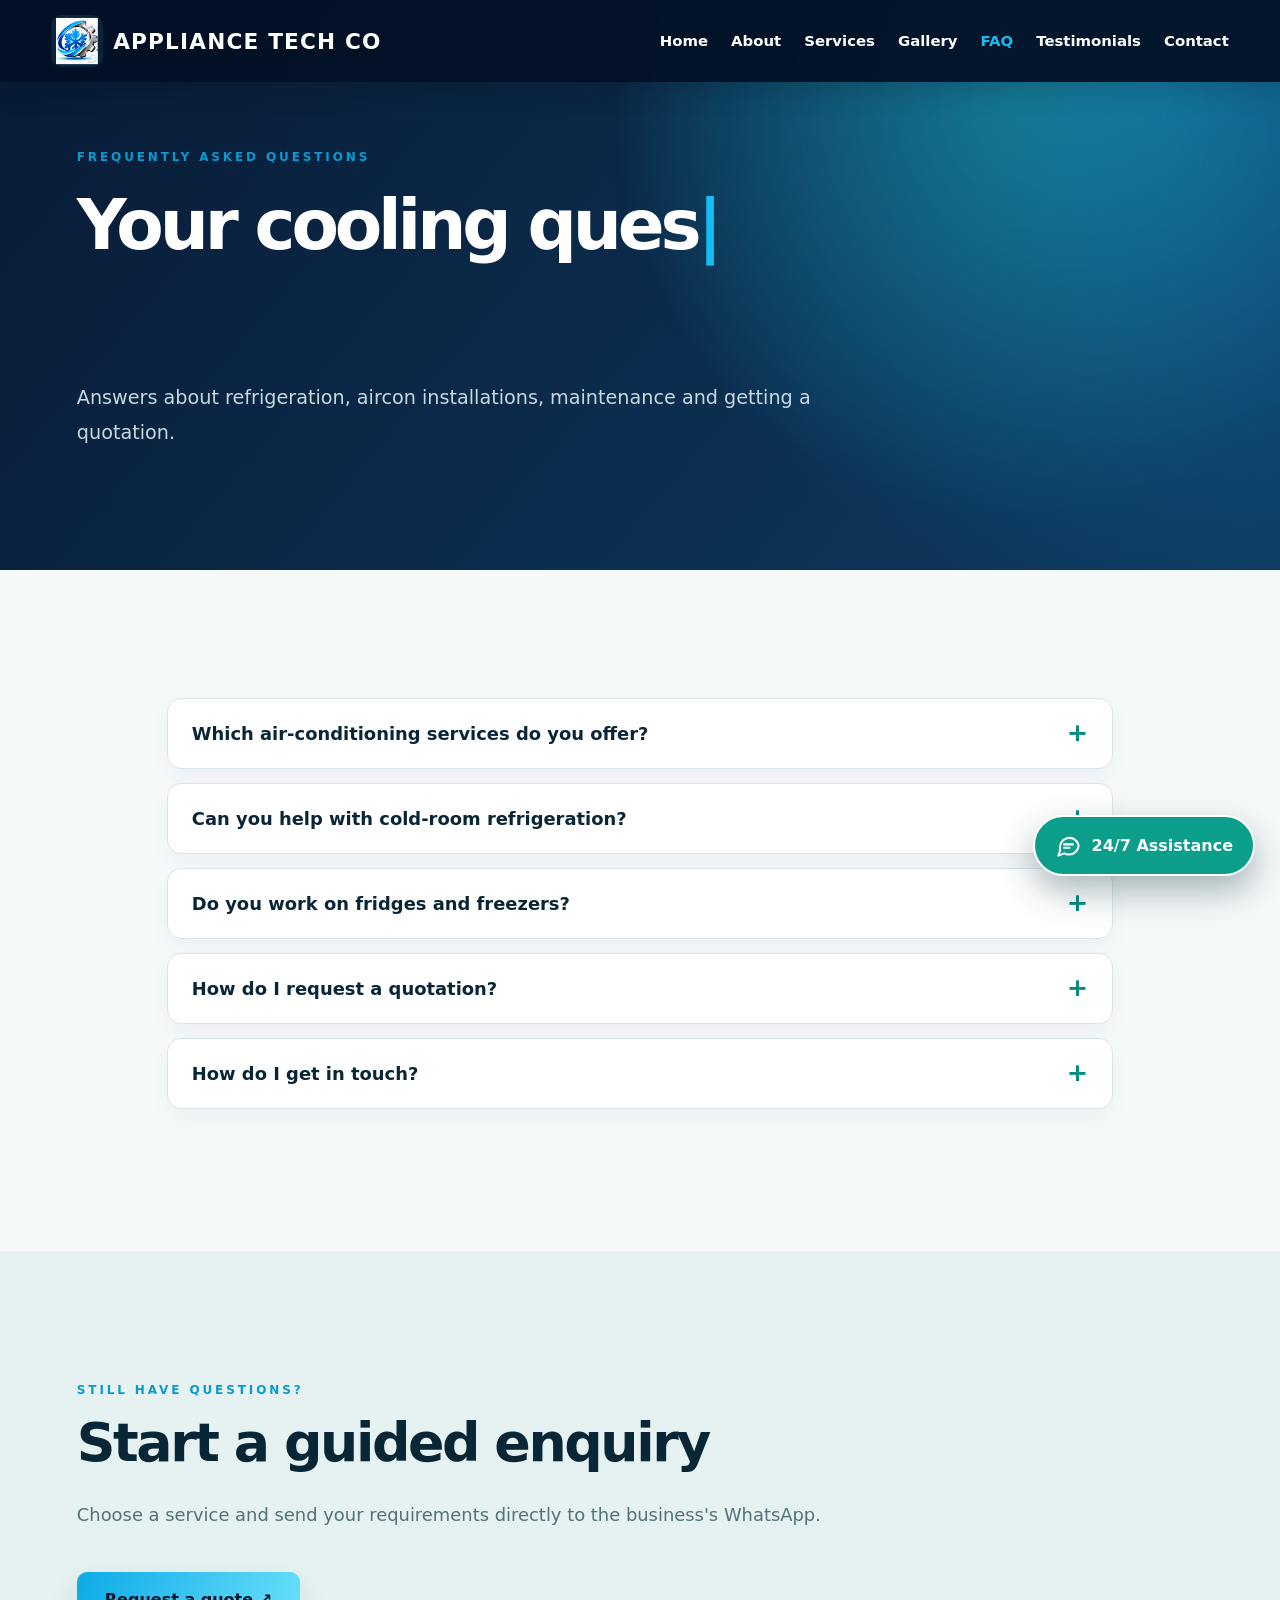
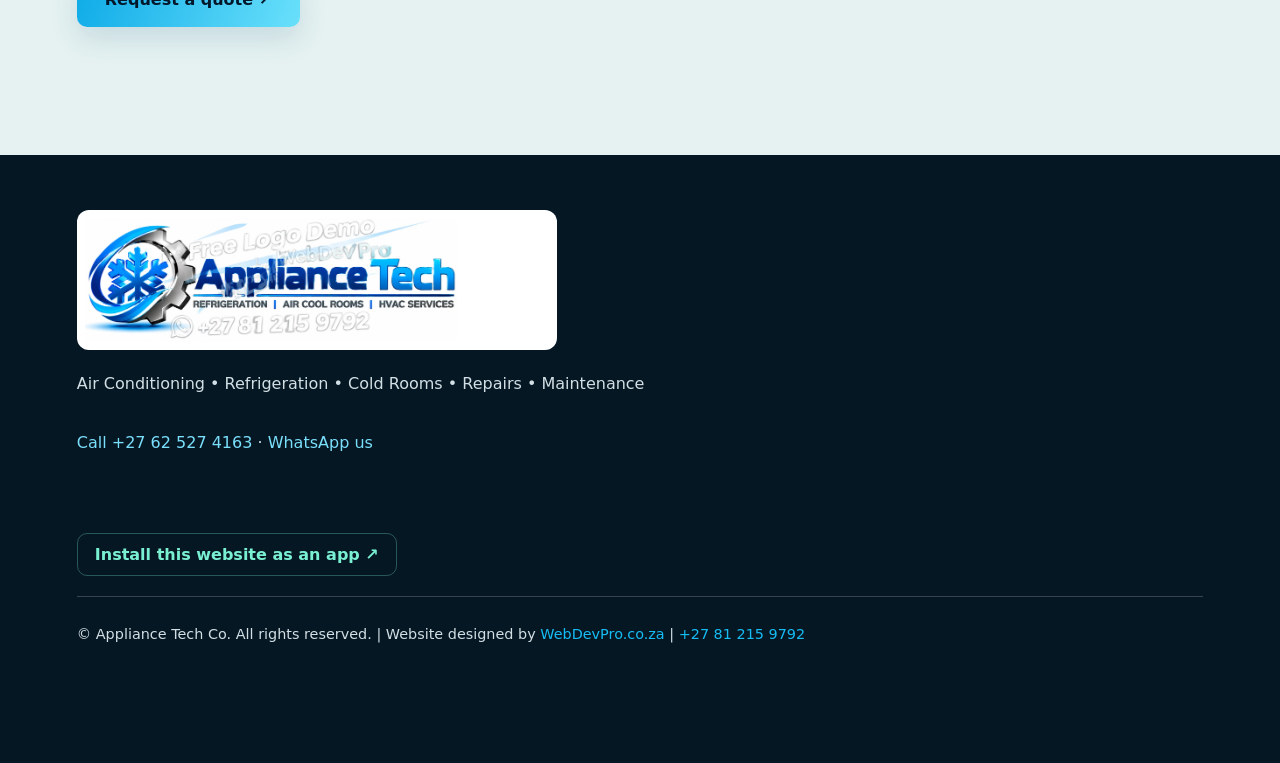
<file: faq.html>
<!DOCTYPE html>

<html lang="en">
<head>
<meta charset="utf-8"/>
<meta content="width=device-width,initial-scale=1" name="viewport"/>
<meta content="#081c38" name="theme-color"/>
<meta content="Appliance Tech Co refrigeration and air conditioning faq. Call or WhatsApp +27 62 527 4163 for installation, servicing and repairs." name="description"/>
<title>Faq | Appliance Tech Co — Refrigeration &amp; Air Conditioning</title>
<meta content="noindex,nofollow" name="robots"/>
<link href="manifest.webmanifest" rel="manifest"/>
<link href="assets/icon-192.png" rel="icon" sizes="192x192" type="image/png"/>
<link href="assets/icon-180.png" rel="apple-touch-icon"/>
<meta content="yes" name="apple-mobile-web-app-capable"/>
<meta content="black-translucent" name="apple-mobile-web-app-status-bar-style"/>
<meta content="website" property="og:type"/>
<meta content="Faq | Appliance Tech Co — Refrigeration &amp; Air Conditioning" property="og:title"/>
<meta content="Appliance Tech Co refrigeration and air conditioning faq. Call or WhatsApp +27 62 527 4163 for installation, servicing and repairs." property="og:description"/>
<link href="styles.css" rel="stylesheet"/>
<link href="premium.css" rel="stylesheet"/><link href="brand.css" rel="stylesheet"/>
<script defer="" src="site-config.js"></script>
<script defer="" src="script.js"></script>
<script defer="" src="premium.js"></script>
<script defer="" src="chatbot.js"></script>
<script defer="" src="pwa.js"></script>
<meta content="assets/appliancetech-logo.webp" property="og:image"/></head>
<body data-page="faq">
<a class="skip-link" href="#main">Skip to content</a>
<header class="header">
<a aria-label="Appliance Tech Co home" class="brand" href="index.html"><img alt="" class="header-symbol" src="assets/icon-192.png"/><span data-brand-name="">Appliance Tech Co</span></a>
<button aria-controls="primaryNav" aria-expanded="false" class="menu-btn" id="menuBtn" type="button">Menu <span aria-hidden="true">☰</span></button>
<nav aria-label="Main navigation" id="primaryNav"><a href="index.html">Home</a><a href="about.html">About</a><a href="services.html">Services</a><a href="gallery.html">Gallery</a><a aria-current="page" href="faq.html">FAQ</a><a href="testimonials.html">Testimonials</a><a href="contact.html">Contact</a></nav>
</header>
<div aria-hidden="true" class="scroll-progress" id="scrollProgress"></div>
<main id="main">
<section class="inner-hero"><div aria-hidden="true" class="inner-glow"></div><span class="kicker reveal slide-left">FREQUENTLY ASKED QUESTIONS</span><h1 class="typewriter" data-text="Your cooling questions answered">Your cooling questions answered</h1><p class="reveal slide-up">Answers about refrigeration, aircon installations, maintenance and getting a quotation.</p></section>
<section class="section faq-section"><div class="faq-list reveal slide-up"><details><summary>Which air-conditioning services do you offer?</summary><p>We handle enquiries about aircon installation, servicing, diagnostics and repairs for residential and commercial cooling equipment.</p></details><details><summary>Can you help with cold-room refrigeration?</summary><p>Yes, cold-room and commercial refrigeration equipment are among the listed service areas. Send us the equipment details and the problem.</p></details><details><summary>Do you work on fridges and freezers?</summary><p>Yes. Contact us with the appliance make, model and symptoms so we can discuss a suitable service assessment.</p></details><details><summary>How do I request a quotation?</summary><p>Use Request a Quote or the WhatsApp assistant. Include your service, location, equipment details and the issue you are experiencing.</p></details><details><summary>How do I get in touch?</summary><p>Call or WhatsApp +27 62 527 4163. Business hours and service coverage can be confirmed directly with the team.</p></details></div></section><section class="section faq-cta"><div class="section-head"><span class="kicker">STILL HAVE QUESTIONS?</span><h2>Start a guided enquiry</h2><p>Choose a service and send your requirements directly to the business's WhatsApp.</p><button class="btn" data-open-quote="" type="button">Request a quote ↗</button></div></section></main>
<footer>
<div class="footer-main"><img alt="Appliance Tech Co logo — demo watermark by WebDevPro" class="footer-logo" src="assets/appliancetech-logo.webp"/><p>Air Conditioning • Refrigeration • Cold Rooms • Repairs • Maintenance</p><p><a href="tel:+27625274163">Call +27 62 527 4163</a> · <a href="https://wa.me/27625274163" rel="noopener noreferrer" target="_blank">WhatsApp us</a></p></div>
<p class="footer-install"><button data-install="" type="button">Install this website as an app ↗</button></p>
<div class="footer-bottom">© <span id="year"></span> <span data-client-name="">Appliance Tech Co</span>. All rights reserved. | Website designed by <a href="https://webdevpro.co.za" rel="noopener noreferrer" target="_blank">WebDevPro.co.za</a> | <a href="tel:+27812159792">+27 81 215 9792</a></div>
</footer>
<nav aria-label="Mobile bottom menu" class="mobile-bottom">
<a href="index.html"><span aria-hidden="true">⌂</span>Home</a>
<a href="services.html"><span aria-hidden="true">▦</span>Services</a>
<button data-open-chat="" type="button"><span aria-hidden="true">◉</span>Chat</button>
<a href="contact.html"><span aria-hidden="true">✉</span>Contact</a>
<button id="installHelp" type="button"><span aria-hidden="true">＋</span>Install</button>
</nav>
<dialog aria-labelledby="installTitle" id="installDialog">
<h2 id="installTitle">Install this website</h2>
<p>Install Appliance Tech Co on your phone for quick access. On iPhone: Safari → Share → Add to Home Screen.</p>
<p id="installStatus" role="status"></p>
<button hidden="" id="installNow" type="button">Install app</button>
<button id="closeDialog" type="button">Close</button>
</dialog>
<button aria-controls="chatPanel" aria-expanded="false" aria-haspopup="dialog" aria-label="Open 24/7 enquiry assistant" class="chat-launcher" id="chatLauncher" type="button">
<svg aria-hidden="true" fill="none" height="27" stroke="currentColor" stroke-linecap="round" stroke-linejoin="round" stroke-width="1.8" viewbox="0 0 24 24" width="27"><path d="M21 11.5a8.5 8.5 0 0 1-8.5 8.5 9 9 0 0 1-4.3-1L3 21l1.6-5A8.5 8.5 0 1 1 21 11.5Z"></path><path d="M8 11h8M8 14h5"></path></svg>
<span class="chat-launcher-label">24/7 Assistance</span>
</button>
<section aria-label="24/7 automated enquiry assistant" aria-modal="false" class="chat-panel" hidden="" id="chatPanel" role="dialog">
<div class="chat-top"><div aria-hidden="true" class="chat-avatar">✦</div><div class="chat-heading"><strong id="chatCompany">Appliance Tech Co</strong><span><i aria-hidden="true" class="online-dot"></i> 24/7 automated assistance</span></div><button aria-label="Close enquiry assistant" class="chat-close" id="chatClose" type="button">×</button></div>
<div aria-live="polite" class="chat-progress" id="chatProgress">Welcome</div>
<div aria-live="polite" aria-relevant="additions text" class="chat-transcript" id="chatTranscript"></div>
<div class="chat-compose"><div id="chatControls"></div><p class="chat-status" hidden="" id="chatStatus" role="status"></p><p class="chat-footnote">We prepare your message; you confirm sending it in WhatsApp.</p></div>
</section>
</body>
</html>
</file>
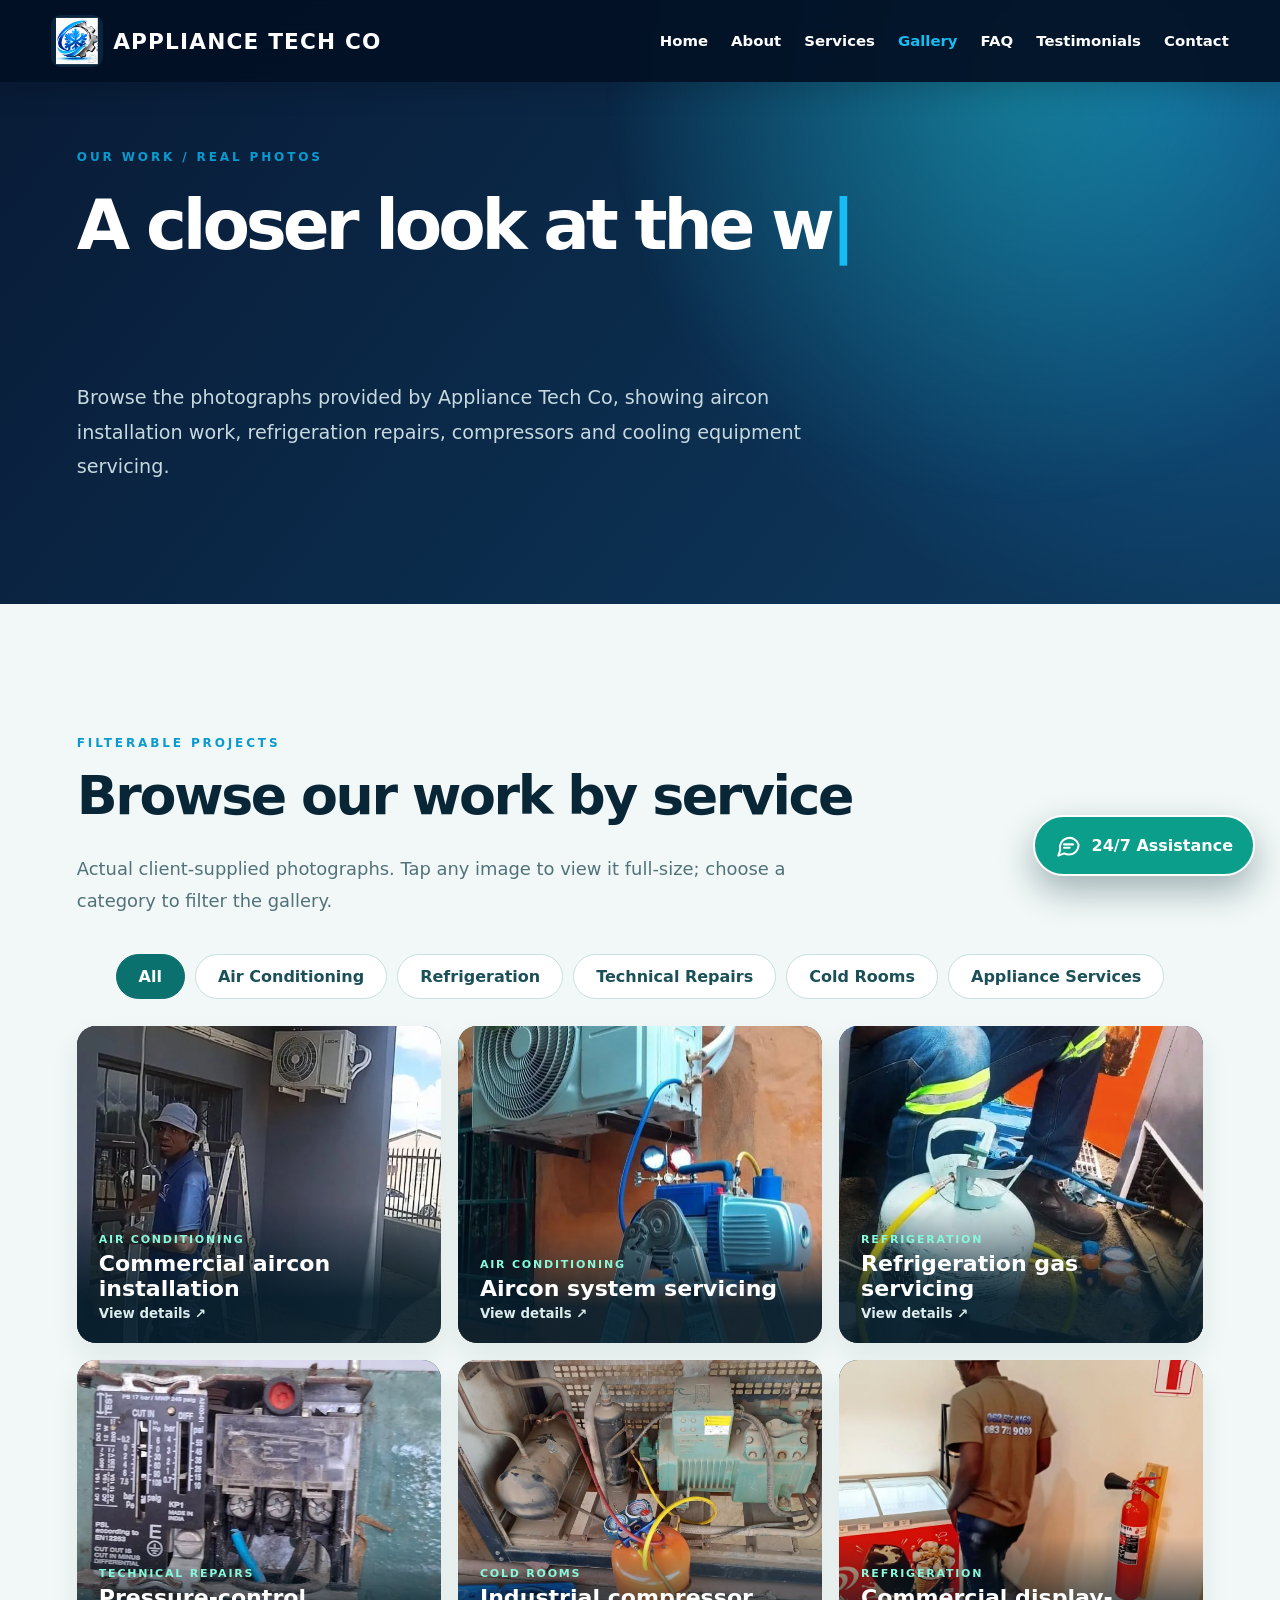
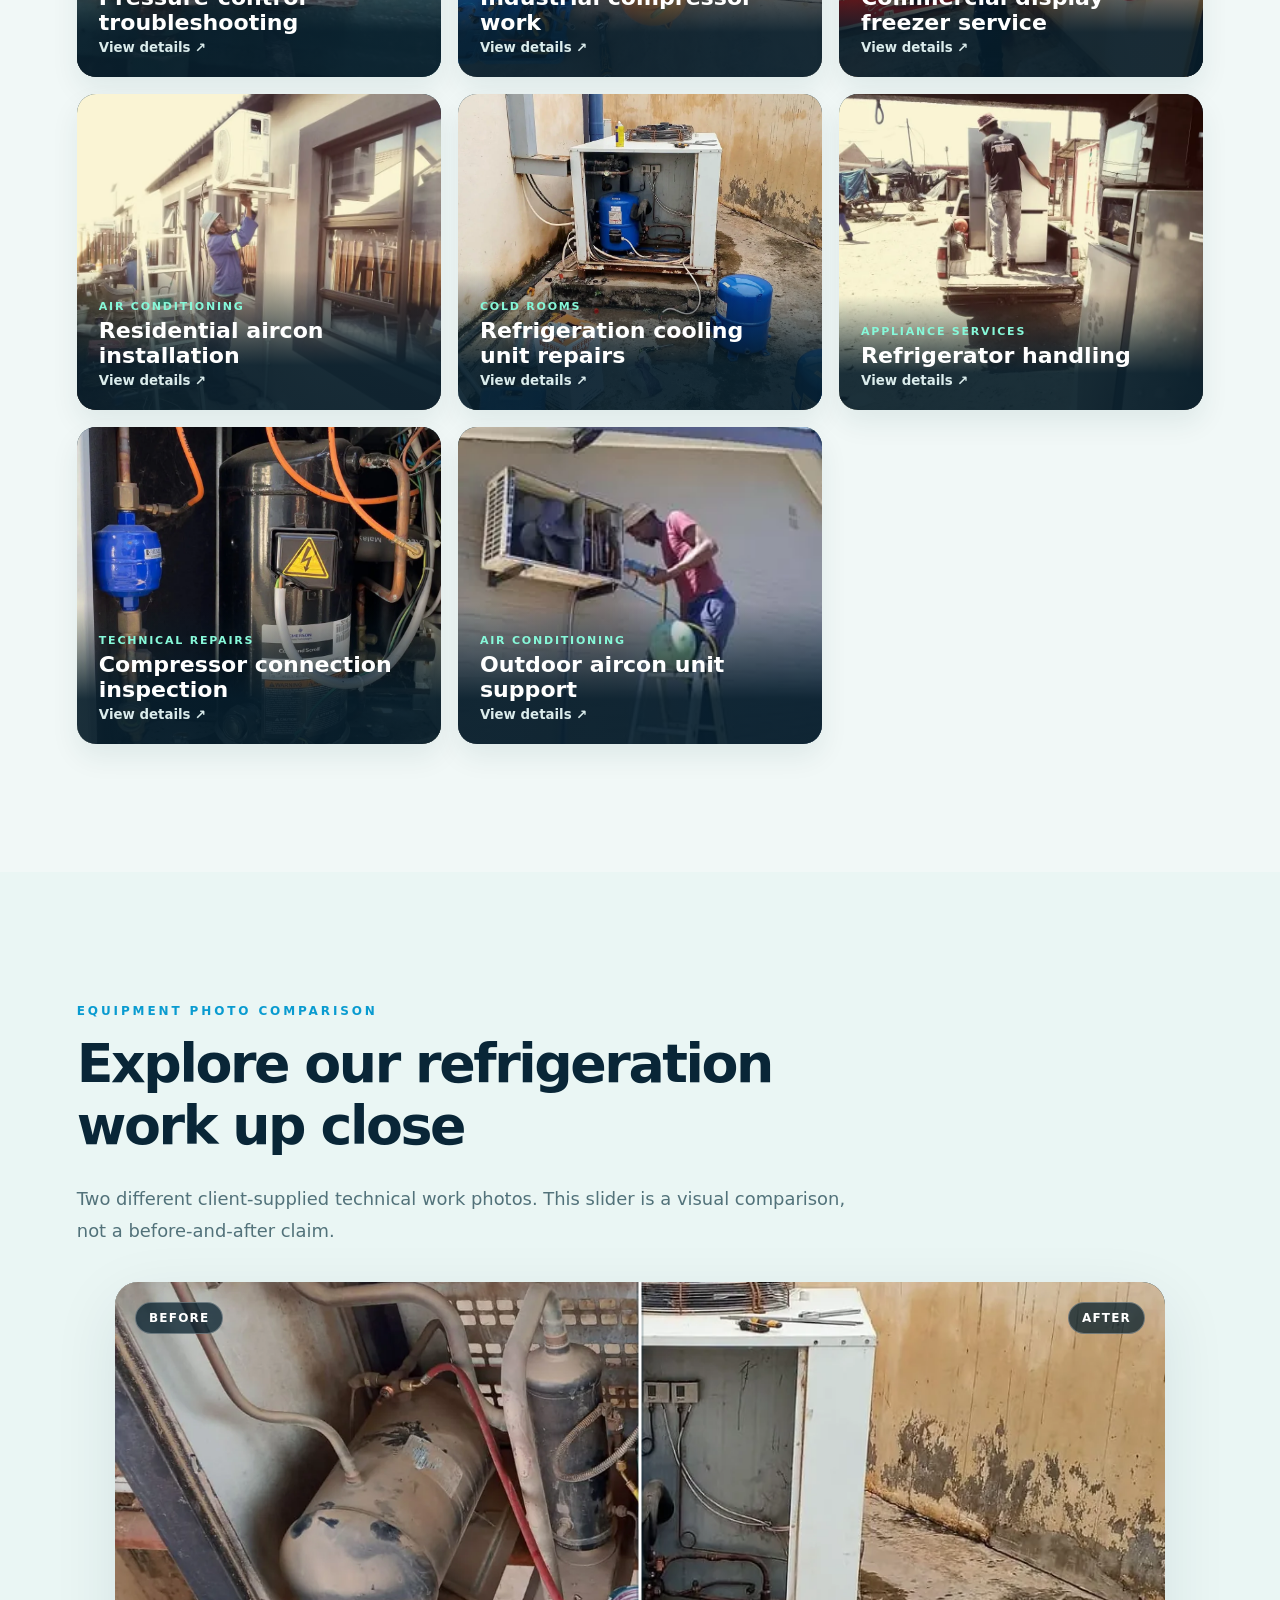
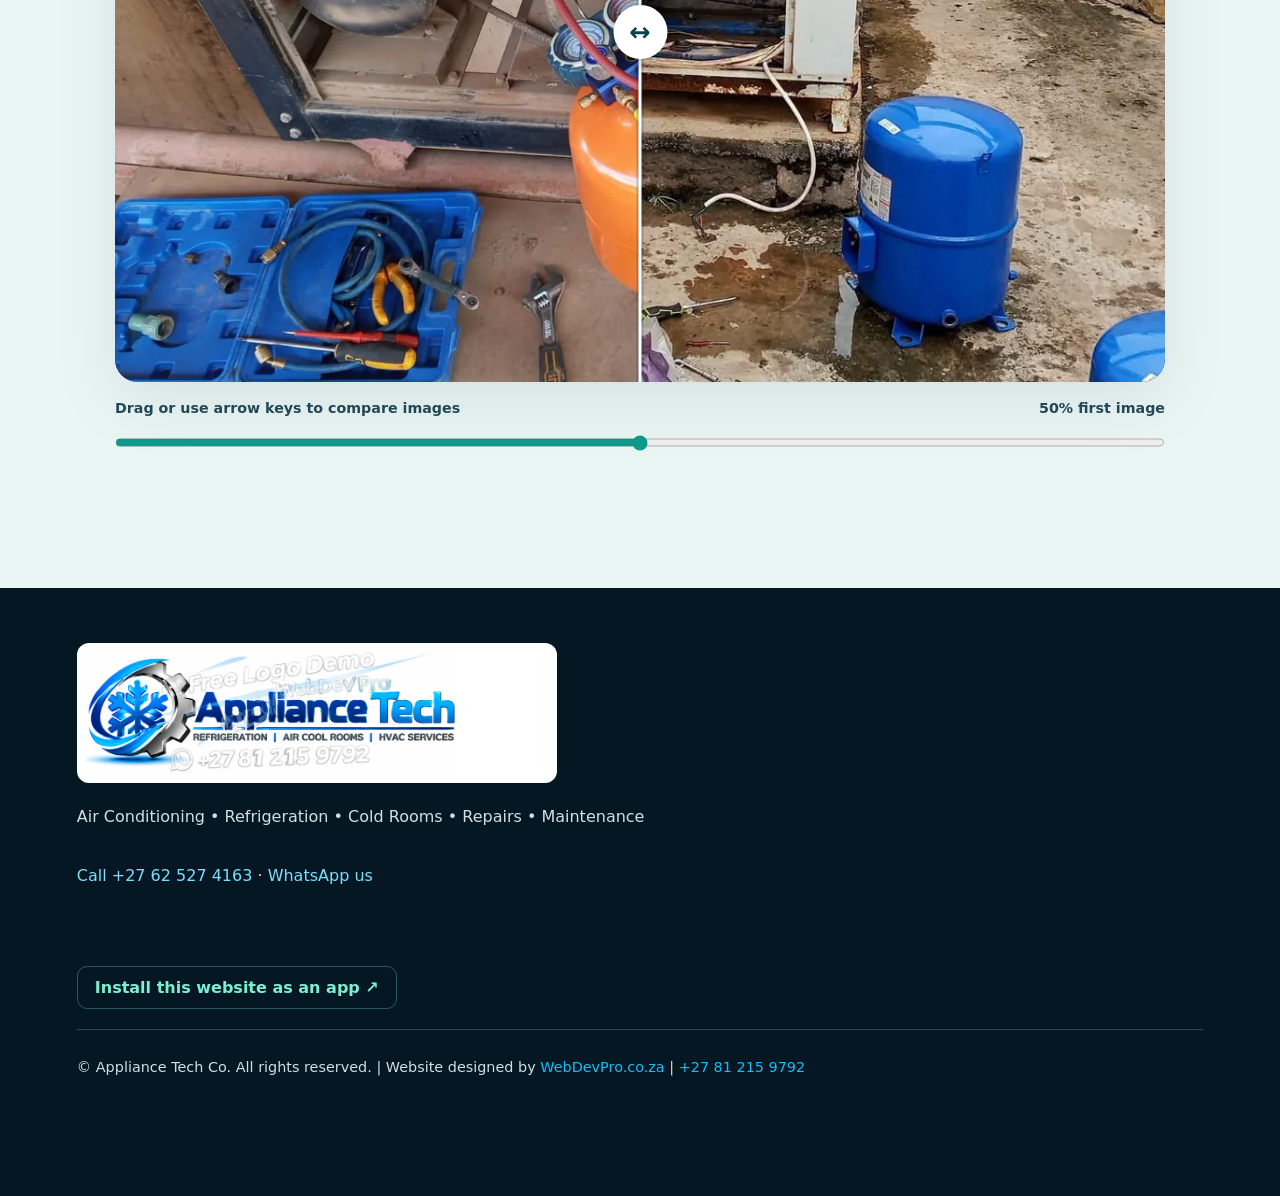
<file: gallery.html>
<!DOCTYPE html>

<html lang="en">
<head>
<meta charset="utf-8"/>
<meta content="width=device-width,initial-scale=1" name="viewport"/>
<meta content="#081c38" name="theme-color"/>
<meta content="Appliance Tech Co refrigeration and air conditioning gallery. Call or WhatsApp +27 62 527 4163 for installation, servicing and repairs." name="description"/>
<title>Gallery | Appliance Tech Co — Refrigeration &amp; Air Conditioning</title>
<meta content="noindex,nofollow" name="robots"/>
<link href="manifest.webmanifest" rel="manifest"/>
<link href="assets/icon-192.png" rel="icon" sizes="192x192" type="image/png"/>
<link href="assets/icon-180.png" rel="apple-touch-icon"/>
<meta content="yes" name="apple-mobile-web-app-capable"/>
<meta content="black-translucent" name="apple-mobile-web-app-status-bar-style"/>
<meta content="website" property="og:type"/>
<meta content="Gallery | Appliance Tech Co — Refrigeration &amp; Air Conditioning" property="og:title"/>
<meta content="Appliance Tech Co refrigeration and air conditioning gallery. Call or WhatsApp +27 62 527 4163 for installation, servicing and repairs." property="og:description"/>
<link href="styles.css" rel="stylesheet"/>
<link href="premium.css" rel="stylesheet"/><link href="brand.css" rel="stylesheet"/>
<script defer="" src="site-config.js"></script>
<script defer="" src="script.js"></script>
<script defer="" src="premium.js"></script>
<script defer="" src="chatbot.js"></script>
<script defer="" src="pwa.js"></script>
<meta content="assets/appliancetech-logo.webp" property="og:image"/></head>
<body data-page="gallery">
<a class="skip-link" href="#main">Skip to content</a>
<header class="header">
<a aria-label="Appliance Tech Co home" class="brand" href="index.html"><img alt="" class="header-symbol" src="assets/icon-192.png"/><span data-brand-name="">Appliance Tech Co</span></a>
<button aria-controls="primaryNav" aria-expanded="false" class="menu-btn" id="menuBtn" type="button">Menu <span aria-hidden="true">☰</span></button>
<nav aria-label="Main navigation" id="primaryNav"><a href="index.html">Home</a><a href="about.html">About</a><a href="services.html">Services</a><a aria-current="page" href="gallery.html">Gallery</a><a href="faq.html">FAQ</a><a href="testimonials.html">Testimonials</a><a href="contact.html">Contact</a></nav>
</header>
<div aria-hidden="true" class="scroll-progress" id="scrollProgress"></div>
<main id="main">
<section class="inner-hero"><div aria-hidden="true" class="inner-glow"></div><span class="kicker reveal slide-left">OUR WORK / REAL PHOTOS</span><h1 class="typewriter" data-text="A closer look at the work we do">A closer look at the work we do</h1><p class="reveal slide-up">Browse the photographs provided by Appliance Tech Co, showing aircon installation work, refrigeration repairs, compressors and cooling equipment servicing.</p></section>
<section class="section premium-portfolio" id="portfolio"><div class="section-head reveal slide-up"><span class="kicker">FILTERABLE PROJECTS</span><h2>Browse our work by service</h2><p>Actual client-supplied photographs. Tap any image to view it full-size; choose a category to filter the gallery.</p></div><div aria-label="Filter projects" class="filter-row" id="projectFilters"></div><div class="project-grid" id="projectList"></div></section>
<section class="section comparison-section"><div class="section-head reveal slide-up"><span class="kicker">EQUIPMENT PHOTO COMPARISON</span><h2 id="compareTitle">Explore cooling work in detail</h2><p id="compareCaption">Two separate technical work photos, presented side by side for visual exploration. Not a before-and-after transformation.</p></div><div class="compare-widget" id="beforeAfter" style="--compare:50%"><img alt="Cooling unit service photograph" class="compare-after" height="800" id="afterImage" loading="lazy" src="assets/cooling-unit-repairs.webp" width="1200"/><div class="compare-before-clip"><img alt="Commercial refrigeration compressor photograph" height="800" id="beforeImage" loading="lazy" src="assets/commercial-compressor.webp" width="1200"/></div><span class="compare-label before-tag">BEFORE</span><span class="compare-label after-tag">AFTER</span><div aria-hidden="true" class="compare-line"><span>↔</span></div></div><label class="compare-input-label" for="compareRange">Drag or use arrow keys to compare images <output for="compareRange" id="compareValue">50% before</output></label><input aria-label="Percentage of before image revealed" class="compare-range" id="compareRange" max="100" min="0" step="1" type="range" value="50"/></section>
<dialog aria-labelledby="projectDialogTitle" class="project-dialog" id="projectDialog"><div class="project-dialog-inner"><button aria-label="Close project view" class="lightbox-close" id="projectDialogClose" type="button">×</button><img alt="Selected refrigeration work photograph" height="800" id="projectFullImage" width="1200"/><div class="project-dialog-caption"><h2 id="projectDialogTitle">Project</h2><p id="projectDialogDescription"></p><div class="project-dialog-controls"><button id="projectPrev" type="button">← Previous</button><button id="projectNext" type="button">Next →</button></div></div></div></dialog>
</main>
<footer>
<div class="footer-main"><img alt="Appliance Tech Co logo — demo watermark by WebDevPro" class="footer-logo" src="assets/appliancetech-logo.webp"/><p>Air Conditioning • Refrigeration • Cold Rooms • Repairs • Maintenance</p><p><a href="tel:+27625274163">Call +27 62 527 4163</a> · <a href="https://wa.me/27625274163" rel="noopener noreferrer" target="_blank">WhatsApp us</a></p></div>
<p class="footer-install"><button data-install="" type="button">Install this website as an app ↗</button></p>
<div class="footer-bottom">© <span id="year"></span> <span data-client-name="">Appliance Tech Co</span>. All rights reserved. | Website designed by <a href="https://webdevpro.co.za" rel="noopener noreferrer" target="_blank">WebDevPro.co.za</a> | <a href="tel:+27812159792">+27 81 215 9792</a></div>
</footer>
<nav aria-label="Mobile bottom menu" class="mobile-bottom">
<a href="index.html"><span aria-hidden="true">⌂</span>Home</a>
<a href="services.html"><span aria-hidden="true">▦</span>Services</a>
<button data-open-chat="" type="button"><span aria-hidden="true">◉</span>Chat</button>
<a href="contact.html"><span aria-hidden="true">✉</span>Contact</a>
<button id="installHelp" type="button"><span aria-hidden="true">＋</span>Install</button>
</nav>
<dialog aria-labelledby="installTitle" id="installDialog">
<h2 id="installTitle">Install this website</h2>
<p>Install Appliance Tech Co on your phone for quick access. On iPhone: Safari → Share → Add to Home Screen.</p>
<p id="installStatus" role="status"></p>
<button hidden="" id="installNow" type="button">Install app</button>
<button id="closeDialog" type="button">Close</button>
</dialog>
<button aria-controls="chatPanel" aria-expanded="false" aria-haspopup="dialog" aria-label="Open 24/7 enquiry assistant" class="chat-launcher" id="chatLauncher" type="button">
<svg aria-hidden="true" fill="none" height="27" stroke="currentColor" stroke-linecap="round" stroke-linejoin="round" stroke-width="1.8" viewbox="0 0 24 24" width="27"><path d="M21 11.5a8.5 8.5 0 0 1-8.5 8.5 9 9 0 0 1-4.3-1L3 21l1.6-5A8.5 8.5 0 1 1 21 11.5Z"></path><path d="M8 11h8M8 14h5"></path></svg>
<span class="chat-launcher-label">24/7 Assistance</span>
</button>
<section aria-label="24/7 automated enquiry assistant" aria-modal="false" class="chat-panel" hidden="" id="chatPanel" role="dialog">
<div class="chat-top"><div aria-hidden="true" class="chat-avatar">✦</div><div class="chat-heading"><strong id="chatCompany">Appliance Tech Co</strong><span><i aria-hidden="true" class="online-dot"></i> 24/7 automated assistance</span></div><button aria-label="Close enquiry assistant" class="chat-close" id="chatClose" type="button">×</button></div>
<div aria-live="polite" class="chat-progress" id="chatProgress">Welcome</div>
<div aria-live="polite" aria-relevant="additions text" class="chat-transcript" id="chatTranscript"></div>
<div class="chat-compose"><div id="chatControls"></div><p class="chat-status" hidden="" id="chatStatus" role="status"></p><p class="chat-footnote">We prepare your message; you confirm sending it in WhatsApp.</p></div>
</section>
</body>
</html>
</file>
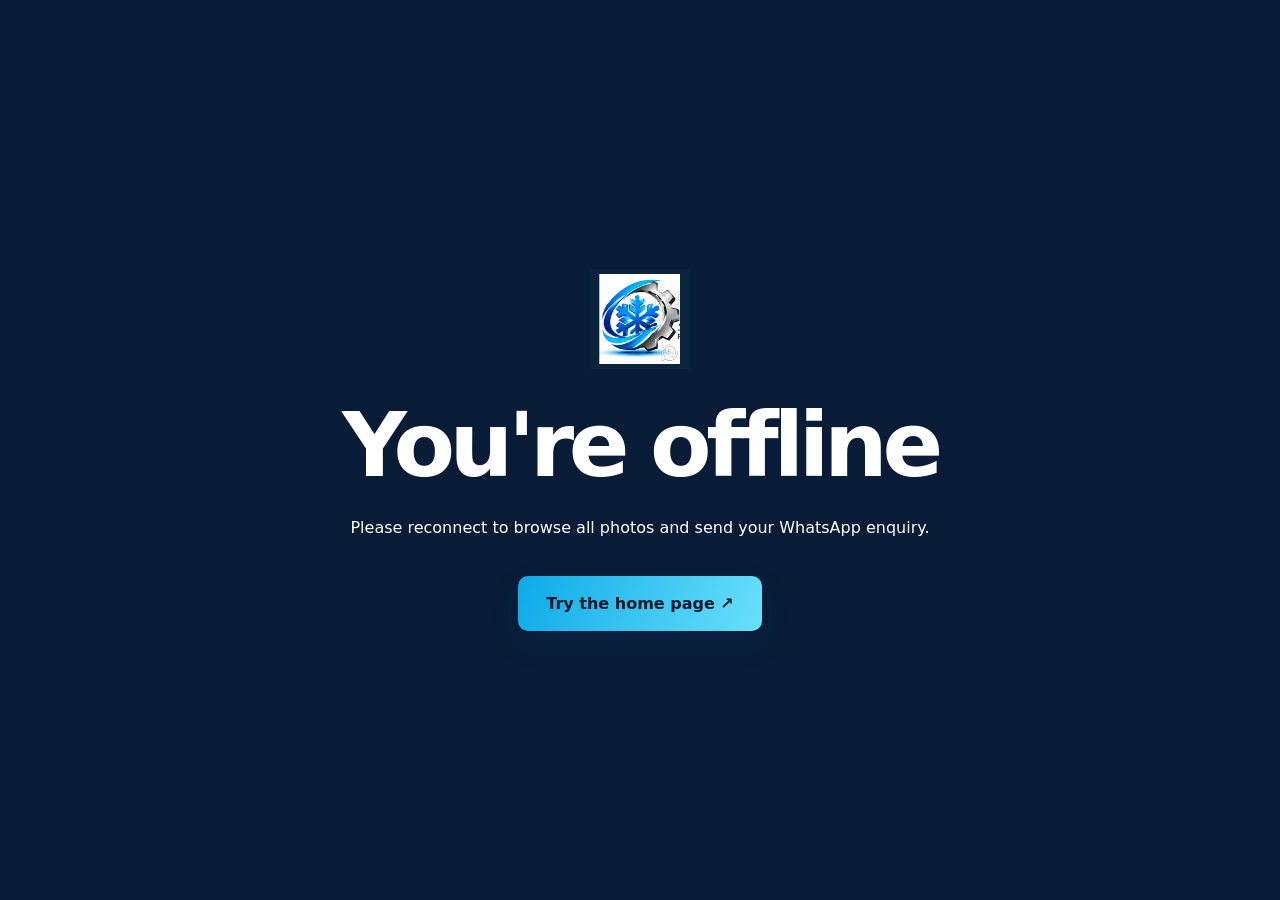
<file: offline.html>
<!doctype html><html lang="en"><head><meta name="viewport" content="width=device-width,initial-scale=1"><title>Offline | Appliance Tech Co</title><link rel="stylesheet" href="styles.css"><link rel="stylesheet" href="brand.css"></head><body style="display:grid;min-height:100vh;place-items:center;text-align:center;padding:30px;background:#081c38;color:white"><main><img src="assets/icon-192.png" alt="Appliance Tech Co" width="100"><h1>You're offline</h1><p>Please reconnect to browse all photos and send your WhatsApp enquiry.</p><a class="btn" href="index.html">Try the home page ↗</a></main></body></html>
</file>
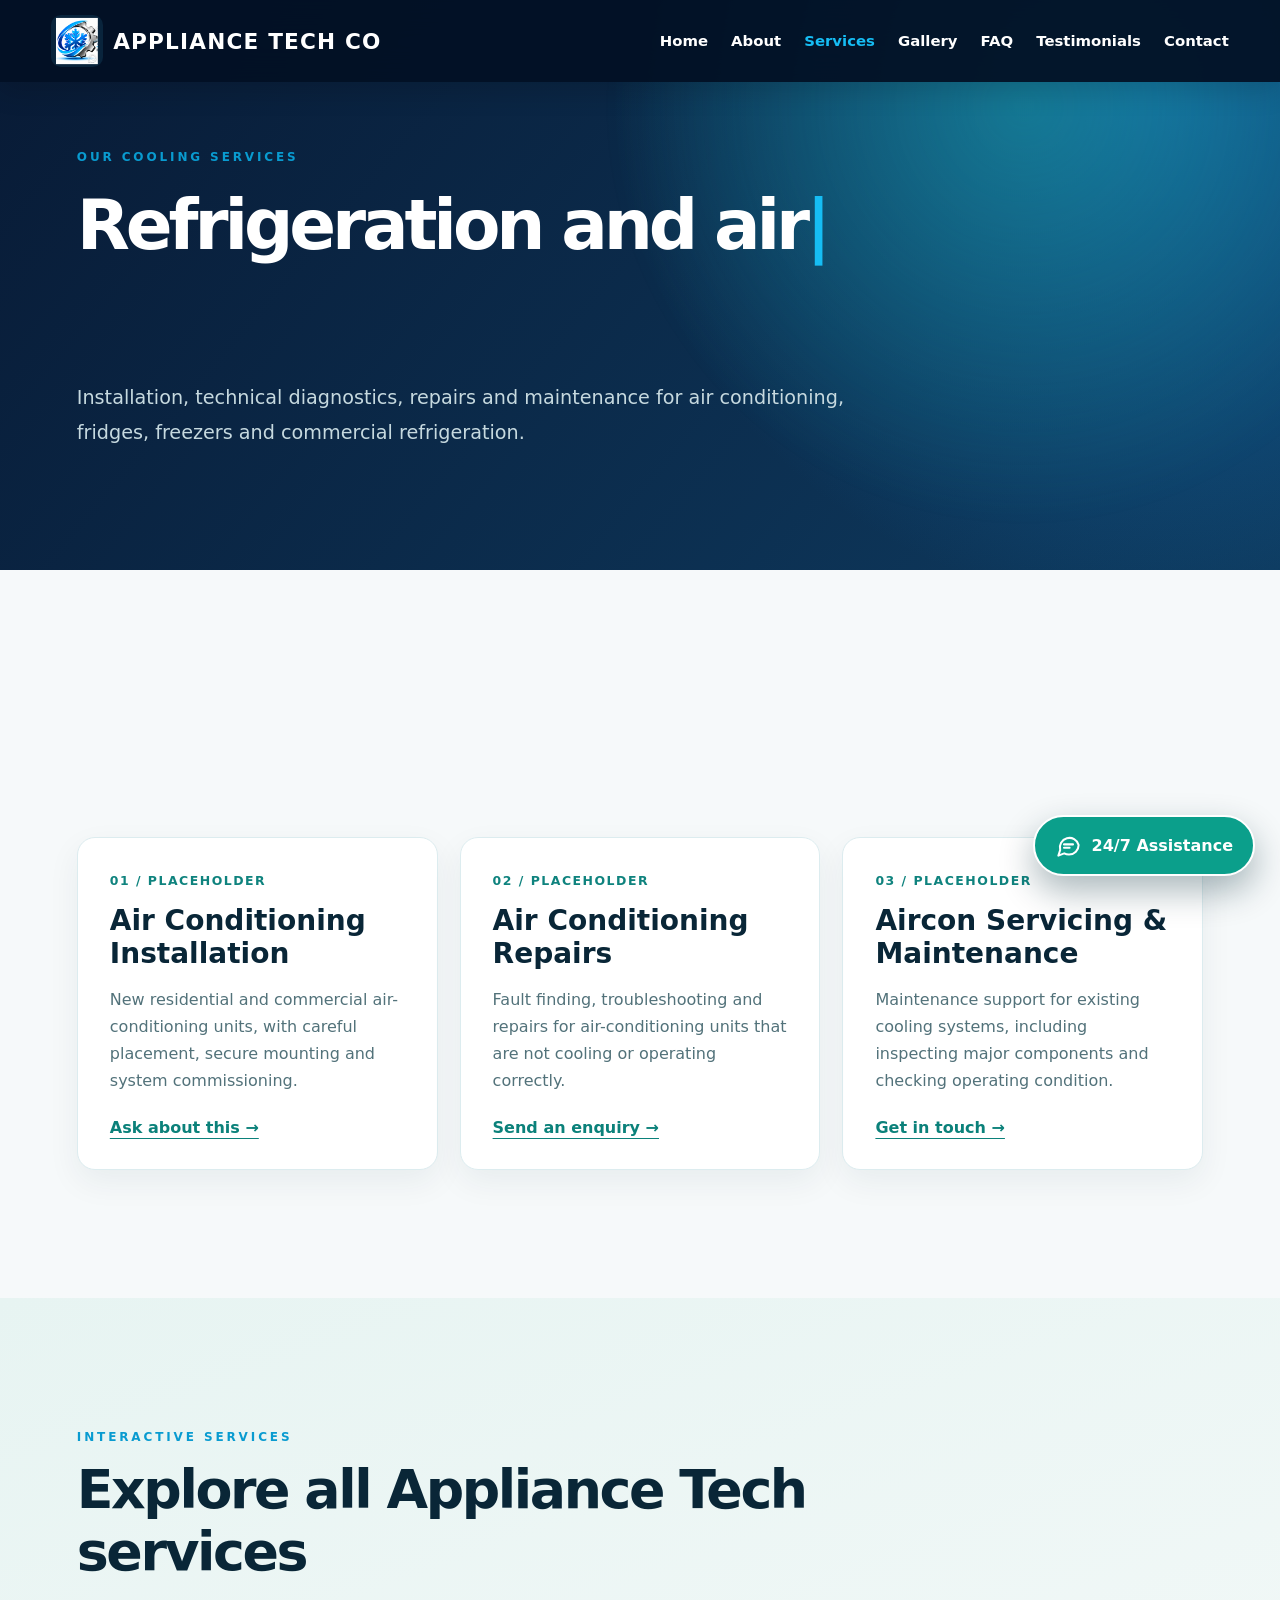
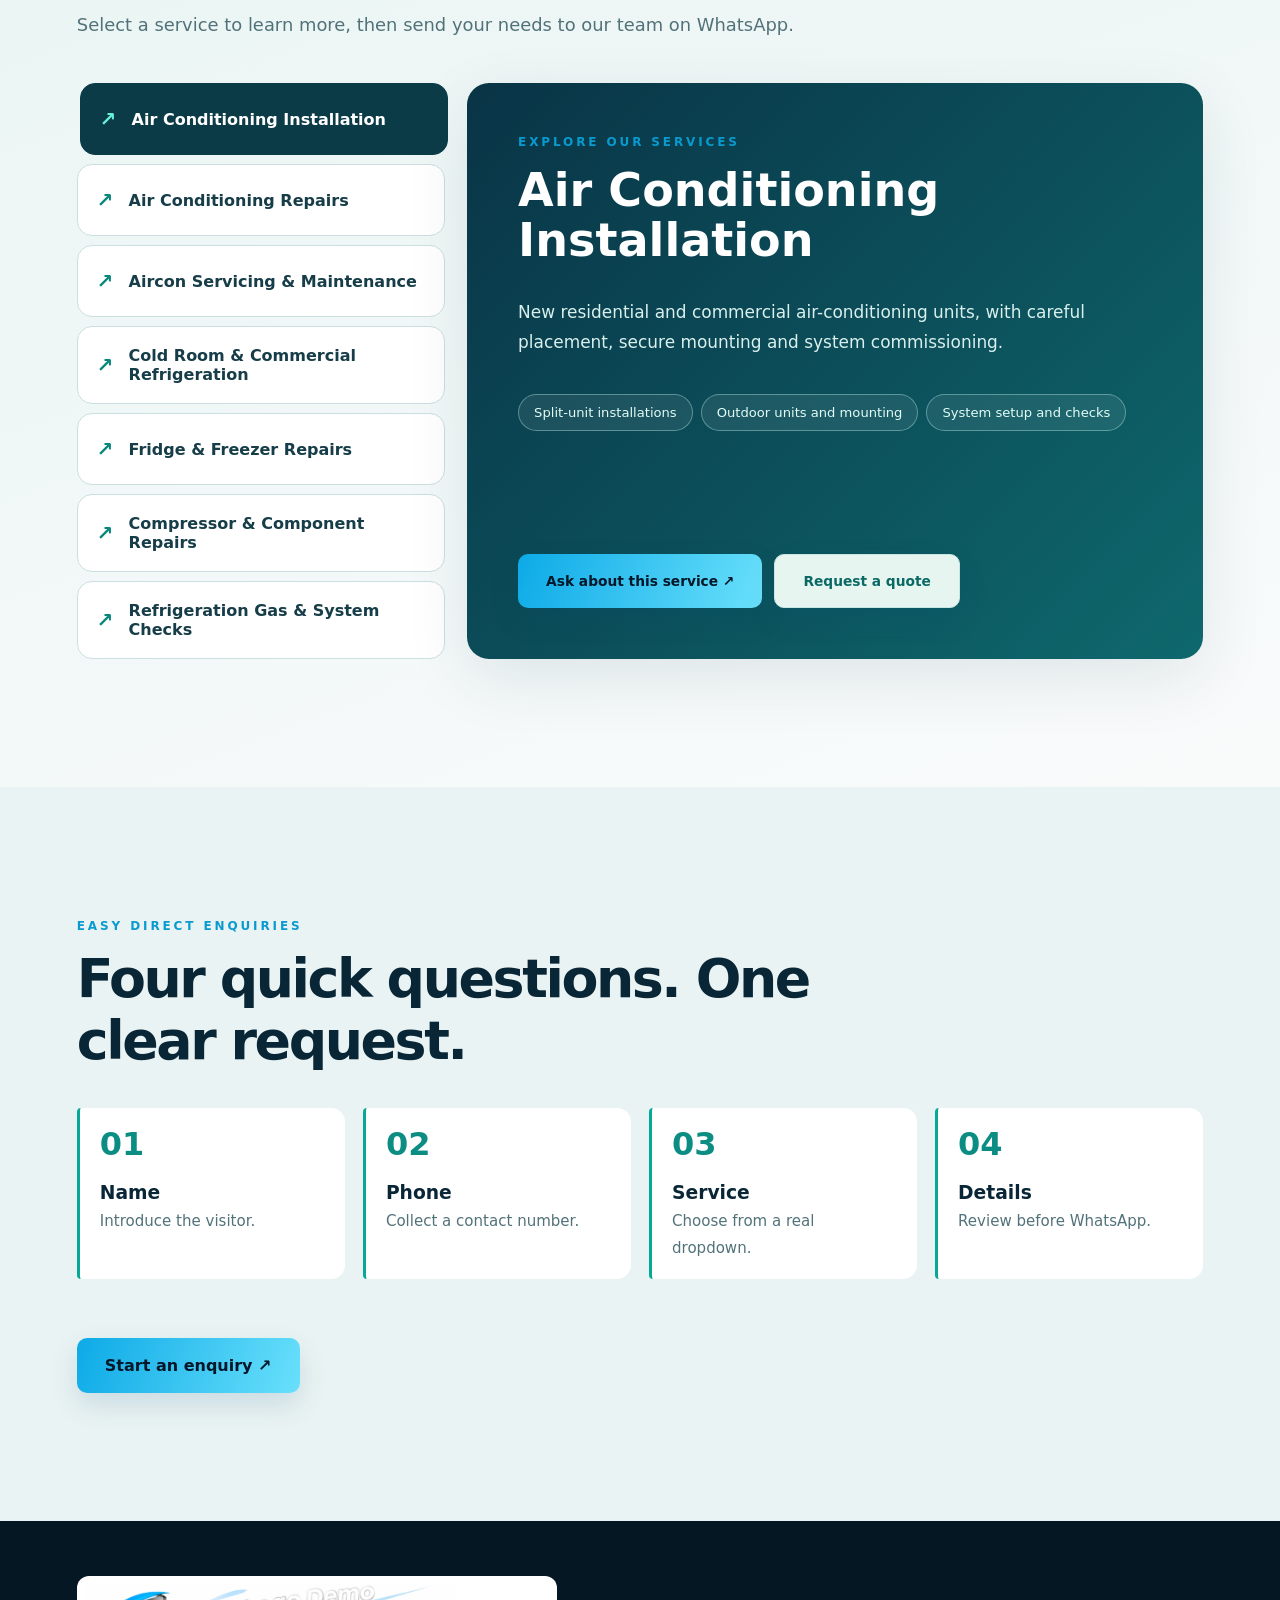
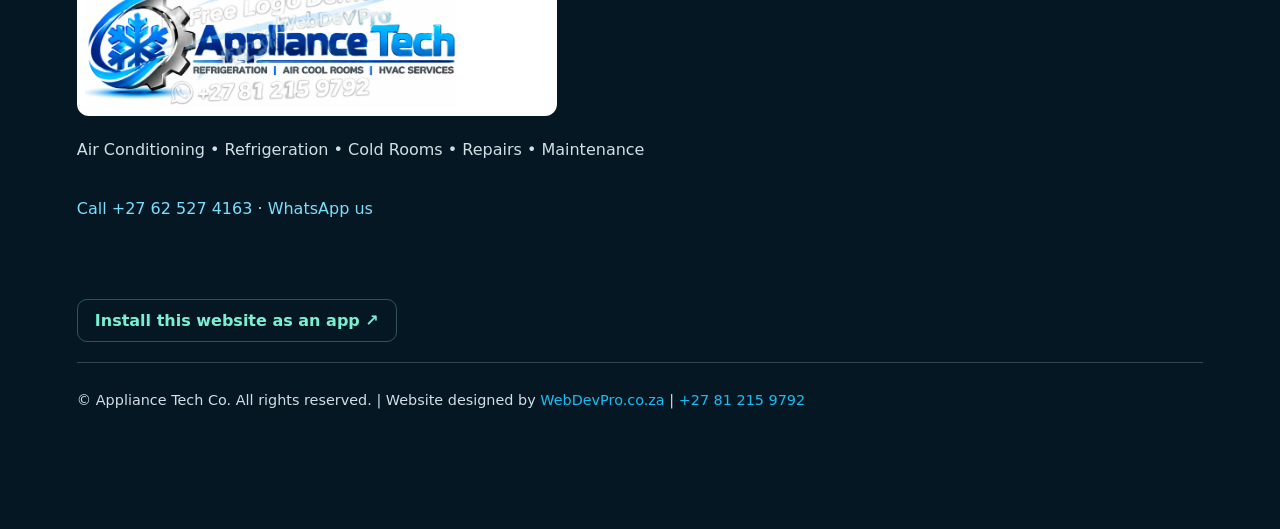
<file: services.html>
<!DOCTYPE html>

<html lang="en">
<head>
<meta charset="utf-8"/>
<meta content="width=device-width,initial-scale=1" name="viewport"/>
<meta content="#081c38" name="theme-color"/>
<meta content="Appliance Tech Co refrigeration and air conditioning services. Call or WhatsApp +27 62 527 4163 for installation, servicing and repairs." name="description"/>
<title>Services | Appliance Tech Co — Refrigeration &amp; Air Conditioning</title>
<meta content="noindex,nofollow" name="robots"/>
<link href="manifest.webmanifest" rel="manifest"/>
<link href="assets/icon-192.png" rel="icon" sizes="192x192" type="image/png"/>
<link href="assets/icon-180.png" rel="apple-touch-icon"/>
<meta content="yes" name="apple-mobile-web-app-capable"/>
<meta content="black-translucent" name="apple-mobile-web-app-status-bar-style"/>
<meta content="website" property="og:type"/>
<meta content="Services | Appliance Tech Co — Refrigeration &amp; Air Conditioning" property="og:title"/>
<meta content="Appliance Tech Co refrigeration and air conditioning services. Call or WhatsApp +27 62 527 4163 for installation, servicing and repairs." property="og:description"/>
<link href="styles.css" rel="stylesheet"/>
<link href="premium.css" rel="stylesheet"/><link href="brand.css" rel="stylesheet"/>
<script defer="" src="site-config.js"></script>
<script defer="" src="script.js"></script>
<script defer="" src="premium.js"></script>
<script defer="" src="chatbot.js"></script>
<script defer="" src="pwa.js"></script>
<meta content="assets/appliancetech-logo.webp" property="og:image"/></head>
<body data-page="services">
<a class="skip-link" href="#main">Skip to content</a>
<header class="header">
<a aria-label="Appliance Tech Co home" class="brand" href="index.html"><img alt="" class="header-symbol" src="assets/icon-192.png"/><span data-brand-name="">Appliance Tech Co</span></a>
<button aria-controls="primaryNav" aria-expanded="false" class="menu-btn" id="menuBtn" type="button">Menu <span aria-hidden="true">☰</span></button>
<nav aria-label="Main navigation" id="primaryNav"><a href="index.html">Home</a><a href="about.html">About</a><a aria-current="page" href="services.html">Services</a><a href="gallery.html">Gallery</a><a href="faq.html">FAQ</a><a href="testimonials.html">Testimonials</a><a href="contact.html">Contact</a></nav>
</header>
<div aria-hidden="true" class="scroll-progress" id="scrollProgress"></div>
<main id="main">
<section class="inner-hero"><div aria-hidden="true" class="inner-glow"></div><span class="kicker reveal slide-left">OUR COOLING SERVICES</span><h1 class="typewriter" data-text="Refrigeration and air conditioning services">Refrigeration and air conditioning services</h1><p class="reveal slide-up">Installation, technical diagnostics, repairs and maintenance for air conditioning, fridges, freezers and commercial refrigeration.</p></section>
<section class="section"><div class="section-head reveal mask-in"><span class="kicker">WHAT WE OFFER</span><h2 class="typewriter reveal-title" data-text="Find the service you need">Find the service you need</h2></div><div class="info-grid"><article class="info-card reveal slide-up hover-lift"><span class="small-index">01 / PLACEHOLDER</span><h3>Air Conditioning Installation</h3><p>New residential and commercial air-conditioning units, with careful placement, secure mounting and system commissioning.</p><button class="text-button" data-open-chat="" type="button">Ask about this →</button></article><article class="info-card reveal blur-in hover-lift"><span class="small-index">02 / PLACEHOLDER</span><h3>Air Conditioning Repairs</h3><p>Fault finding, troubleshooting and repairs for air-conditioning units that are not cooling or operating correctly.</p><button class="text-button" data-open-chat="" type="button">Send an enquiry →</button></article><article class="info-card reveal tilt-in hover-lift"><span class="small-index">03 / PLACEHOLDER</span><h3>Aircon Servicing &amp; Maintenance</h3><p>Maintenance support for existing cooling systems, including inspecting major components and checking operating condition.</p><button class="text-button" data-open-chat="" type="button">Get in touch →</button></article></div></section>
<section class="section service-explorer-section" id="serviceExplorer"><div class="section-head reveal slide-up"><span class="kicker">INTERACTIVE SERVICES</span><h2>Explore all Appliance Tech services</h2><p>Select a service to learn more, then send your needs to our team on WhatsApp.</p></div><div class="service-explorer-layout"><div aria-label="Select a service" class="service-tabs" id="serviceOptions" role="tablist"></div><div aria-live="polite" class="service-info-panel" id="servicePanel" role="tabpanel"></div></div></section>
<section class="section process-section"><div class="section-head reveal slide-left"><span class="kicker">EASY DIRECT ENQUIRIES</span><h2 class="typewriter reveal-title" data-text="Four quick questions. One clear request.">Four quick questions. One clear request.</h2></div><div class="process-grid"><div class="process-step reveal slide-up"><b>01</b><h3>Name</h3><p>Introduce the visitor.</p></div><div class="process-step reveal slide-up"><b>02</b><h3>Phone</h3><p>Collect a contact number.</p></div><div class="process-step reveal slide-up"><b>03</b><h3>Service</h3><p>Choose from a real dropdown.</p></div><div class="process-step reveal slide-up"><b>04</b><h3>Details</h3><p>Review before WhatsApp.</p></div></div><button class="btn" data-open-chat="" type="button">Start an enquiry ↗</button></section></main>
<footer>
<div class="footer-main"><img alt="Appliance Tech Co logo — demo watermark by WebDevPro" class="footer-logo" src="assets/appliancetech-logo.webp"/><p>Air Conditioning • Refrigeration • Cold Rooms • Repairs • Maintenance</p><p><a href="tel:+27625274163">Call +27 62 527 4163</a> · <a href="https://wa.me/27625274163" rel="noopener noreferrer" target="_blank">WhatsApp us</a></p></div>
<p class="footer-install"><button data-install="" type="button">Install this website as an app ↗</button></p>
<div class="footer-bottom">© <span id="year"></span> <span data-client-name="">Appliance Tech Co</span>. All rights reserved. | Website designed by <a href="https://webdevpro.co.za" rel="noopener noreferrer" target="_blank">WebDevPro.co.za</a> | <a href="tel:+27812159792">+27 81 215 9792</a></div>
</footer>
<nav aria-label="Mobile bottom menu" class="mobile-bottom">
<a href="index.html"><span aria-hidden="true">⌂</span>Home</a>
<a href="services.html"><span aria-hidden="true">▦</span>Services</a>
<button data-open-chat="" type="button"><span aria-hidden="true">◉</span>Chat</button>
<a href="contact.html"><span aria-hidden="true">✉</span>Contact</a>
<button id="installHelp" type="button"><span aria-hidden="true">＋</span>Install</button>
</nav>
<dialog aria-labelledby="installTitle" id="installDialog">
<h2 id="installTitle">Install this website</h2>
<p>Install Appliance Tech Co on your phone for quick access. On iPhone: Safari → Share → Add to Home Screen.</p>
<p id="installStatus" role="status"></p>
<button hidden="" id="installNow" type="button">Install app</button>
<button id="closeDialog" type="button">Close</button>
</dialog>
<button aria-controls="chatPanel" aria-expanded="false" aria-haspopup="dialog" aria-label="Open 24/7 enquiry assistant" class="chat-launcher" id="chatLauncher" type="button">
<svg aria-hidden="true" fill="none" height="27" stroke="currentColor" stroke-linecap="round" stroke-linejoin="round" stroke-width="1.8" viewbox="0 0 24 24" width="27"><path d="M21 11.5a8.5 8.5 0 0 1-8.5 8.5 9 9 0 0 1-4.3-1L3 21l1.6-5A8.5 8.5 0 1 1 21 11.5Z"></path><path d="M8 11h8M8 14h5"></path></svg>
<span class="chat-launcher-label">24/7 Assistance</span>
</button>
<section aria-label="24/7 automated enquiry assistant" aria-modal="false" class="chat-panel" hidden="" id="chatPanel" role="dialog">
<div class="chat-top"><div aria-hidden="true" class="chat-avatar">✦</div><div class="chat-heading"><strong id="chatCompany">Appliance Tech Co</strong><span><i aria-hidden="true" class="online-dot"></i> 24/7 automated assistance</span></div><button aria-label="Close enquiry assistant" class="chat-close" id="chatClose" type="button">×</button></div>
<div aria-live="polite" class="chat-progress" id="chatProgress">Welcome</div>
<div aria-live="polite" aria-relevant="additions text" class="chat-transcript" id="chatTranscript"></div>
<div class="chat-compose"><div id="chatControls"></div><p class="chat-status" hidden="" id="chatStatus" role="status"></p><p class="chat-footnote">We prepare your message; you confirm sending it in WhatsApp.</p></div>
</section>
</body>
</html>
</file>
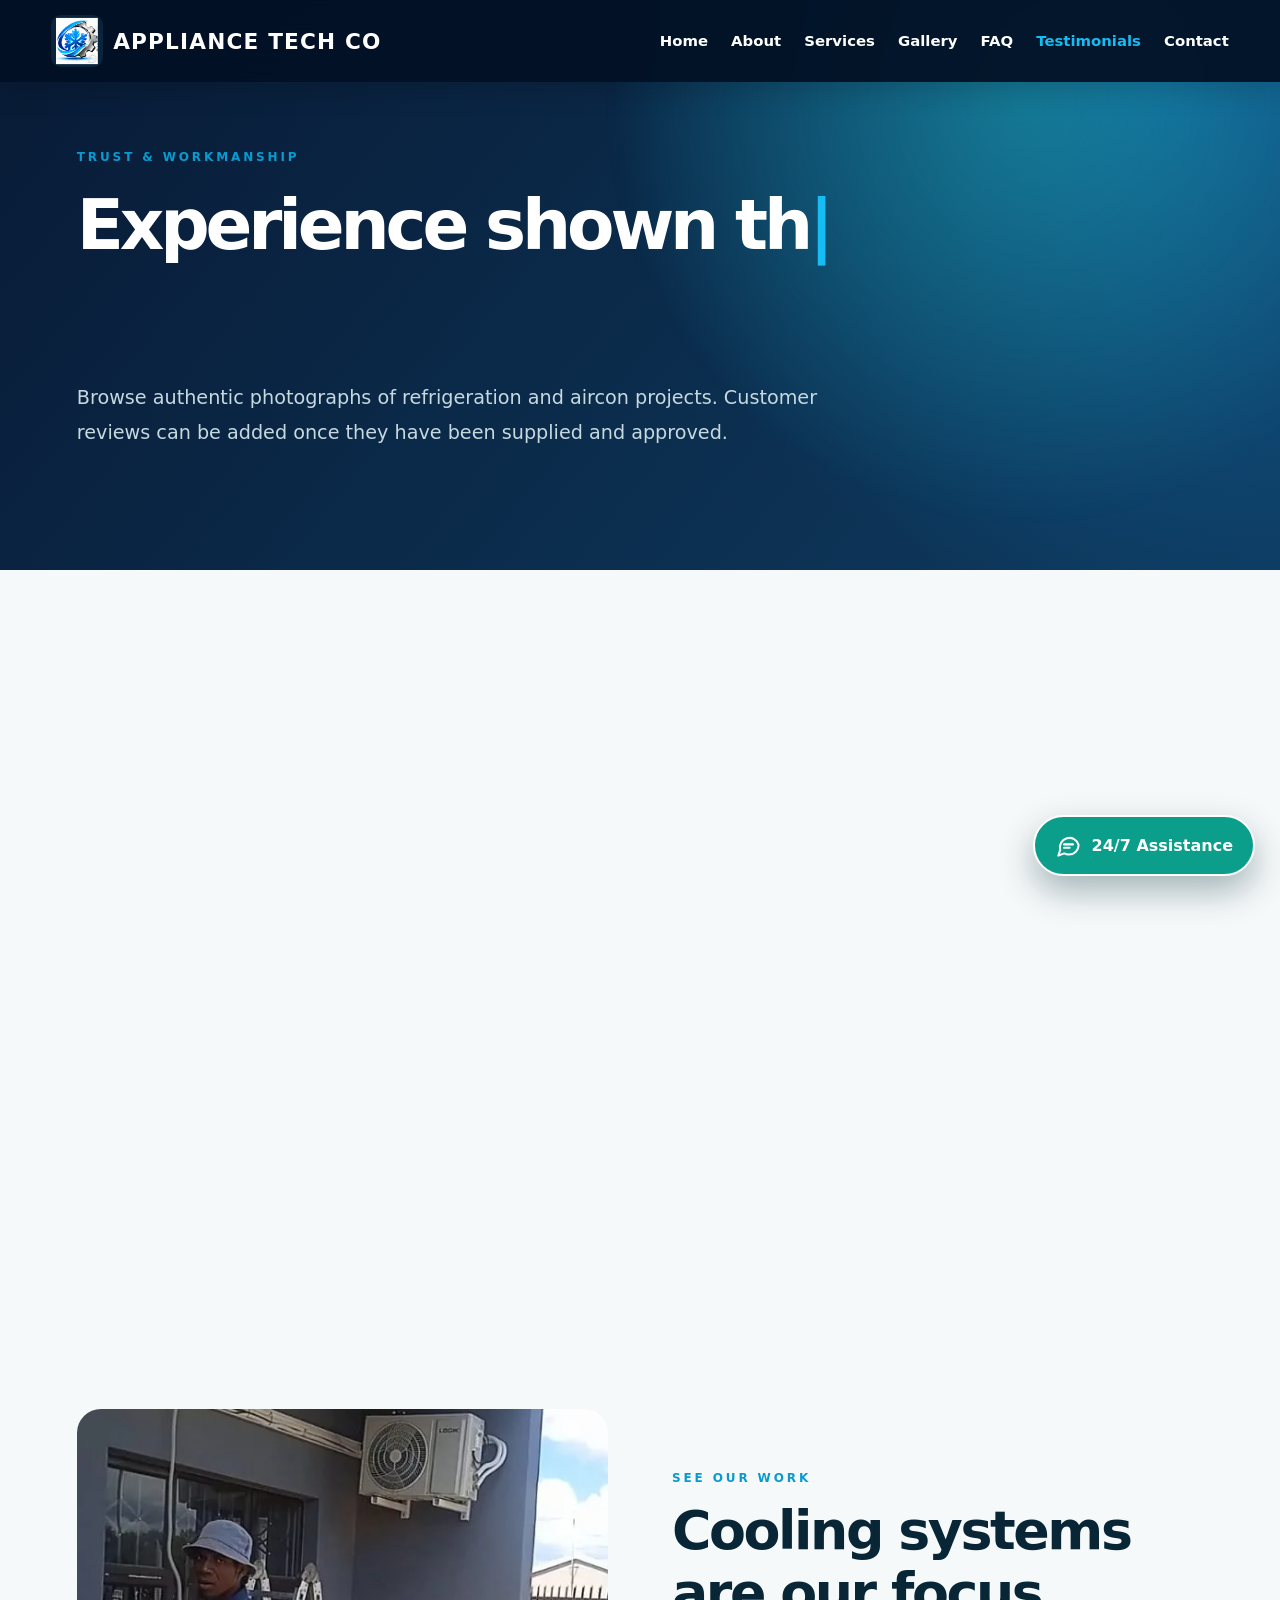
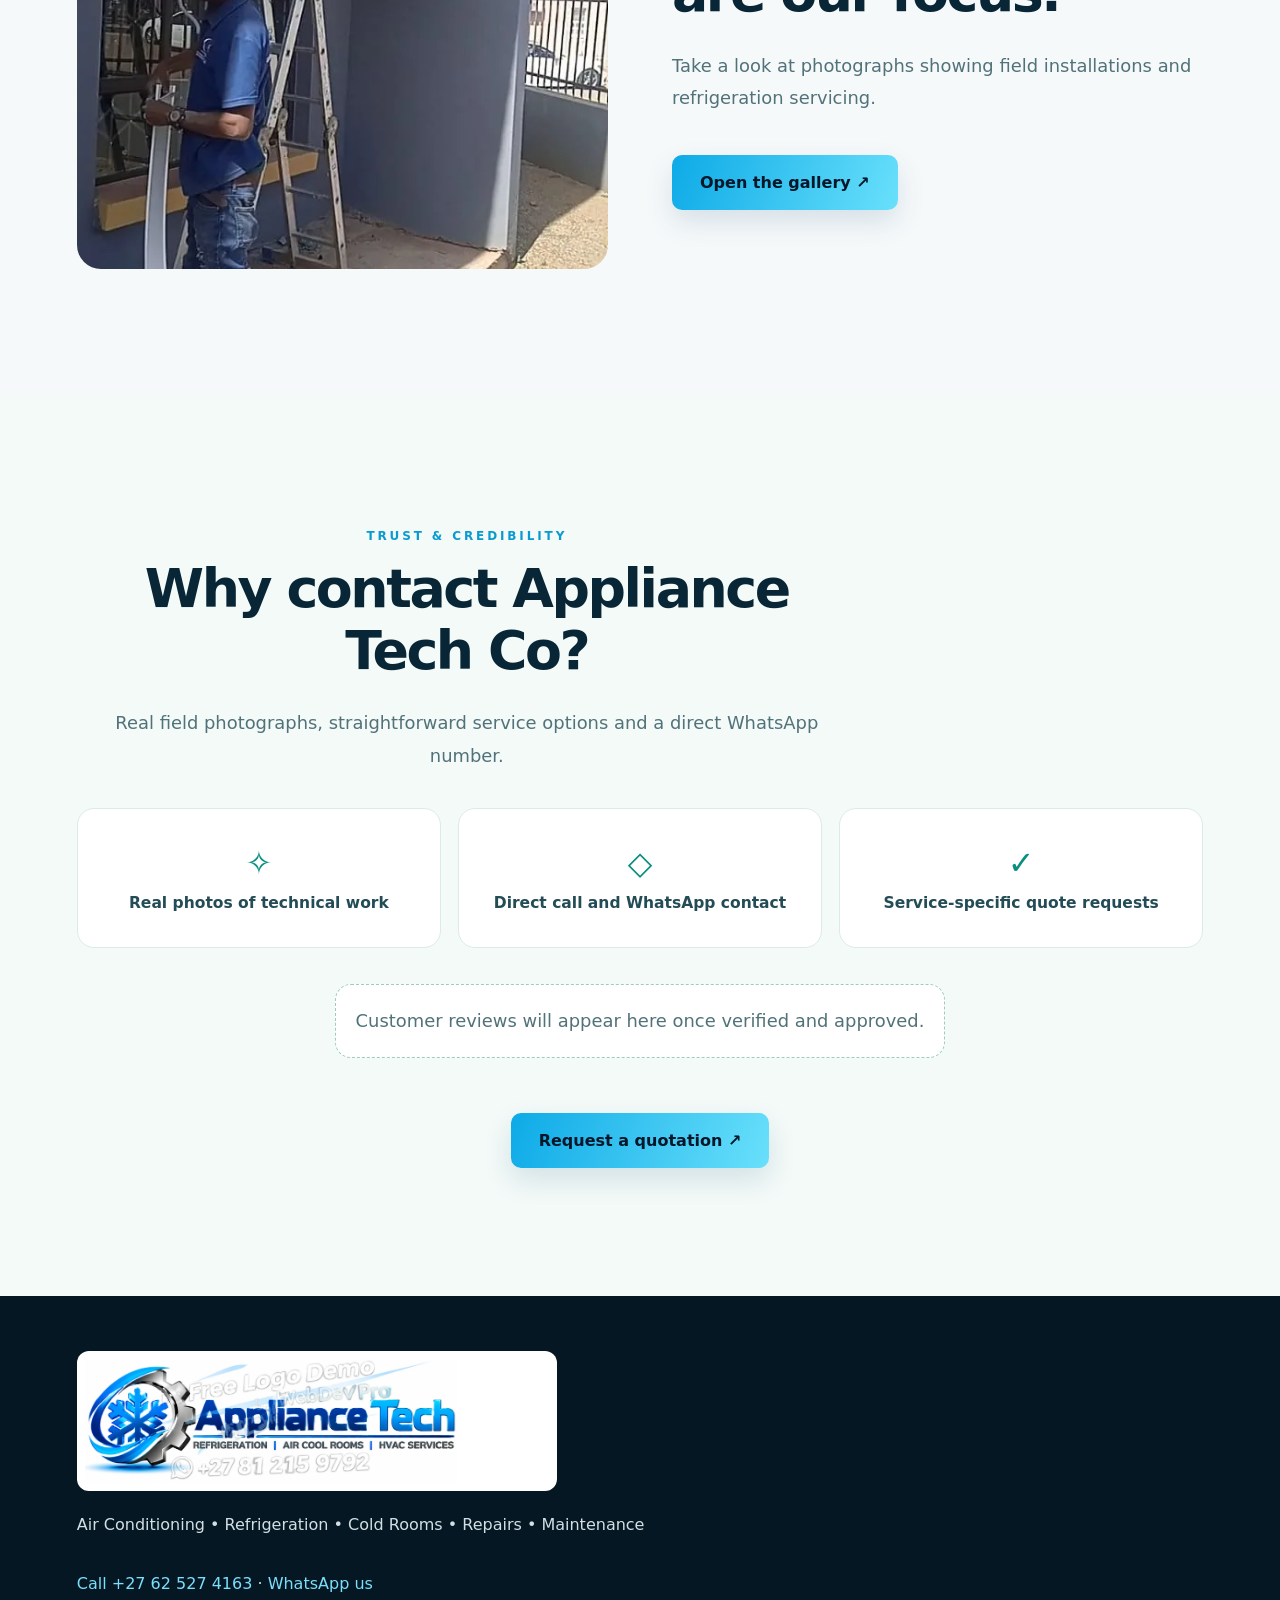
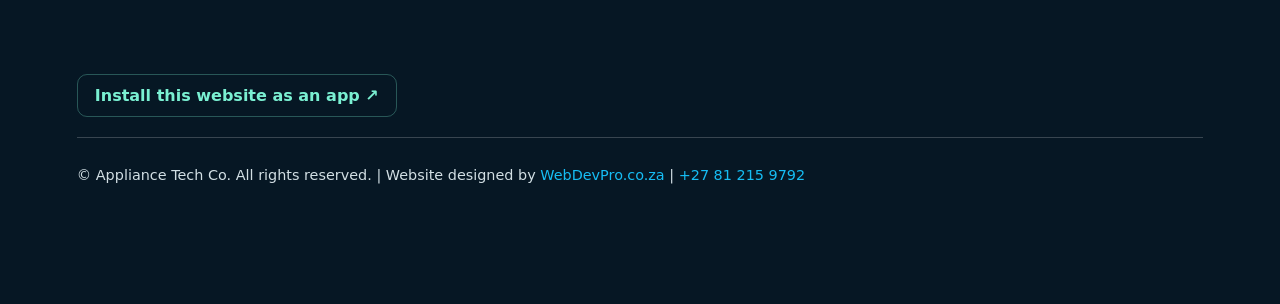
<file: testimonials.html>
<!DOCTYPE html>

<html lang="en">
<head>
<meta charset="utf-8"/>
<meta content="width=device-width,initial-scale=1" name="viewport"/>
<meta content="#081c38" name="theme-color"/>
<meta content="Appliance Tech Co refrigeration and air conditioning testimonials. Call or WhatsApp +27 62 527 4163 for installation, servicing and repairs." name="description"/>
<title>Testimonials | Appliance Tech Co — Refrigeration &amp; Air Conditioning</title>
<meta content="noindex,nofollow" name="robots"/>
<link href="manifest.webmanifest" rel="manifest"/>
<link href="assets/icon-192.png" rel="icon" sizes="192x192" type="image/png"/>
<link href="assets/icon-180.png" rel="apple-touch-icon"/>
<meta content="yes" name="apple-mobile-web-app-capable"/>
<meta content="black-translucent" name="apple-mobile-web-app-status-bar-style"/>
<meta content="website" property="og:type"/>
<meta content="Testimonials | Appliance Tech Co — Refrigeration &amp; Air Conditioning" property="og:title"/>
<meta content="Appliance Tech Co refrigeration and air conditioning testimonials. Call or WhatsApp +27 62 527 4163 for installation, servicing and repairs." property="og:description"/>
<link href="styles.css" rel="stylesheet"/>
<link href="premium.css" rel="stylesheet"/><link href="brand.css" rel="stylesheet"/>
<script defer="" src="site-config.js"></script>
<script defer="" src="script.js"></script>
<script defer="" src="premium.js"></script>
<script defer="" src="chatbot.js"></script>
<script defer="" src="pwa.js"></script>
<meta content="assets/appliancetech-logo.webp" property="og:image"/></head>
<body data-page="testimonials">
<a class="skip-link" href="#main">Skip to content</a>
<header class="header">
<a aria-label="Appliance Tech Co home" class="brand" href="index.html"><img alt="" class="header-symbol" src="assets/icon-192.png"/><span data-brand-name="">Appliance Tech Co</span></a>
<button aria-controls="primaryNav" aria-expanded="false" class="menu-btn" id="menuBtn" type="button">Menu <span aria-hidden="true">☰</span></button>
<nav aria-label="Main navigation" id="primaryNav"><a href="index.html">Home</a><a href="about.html">About</a><a href="services.html">Services</a><a href="gallery.html">Gallery</a><a href="faq.html">FAQ</a><a aria-current="page" href="testimonials.html">Testimonials</a><a href="contact.html">Contact</a></nav>
</header>
<div aria-hidden="true" class="scroll-progress" id="scrollProgress"></div>
<main id="main">
<section class="inner-hero"><div aria-hidden="true" class="inner-glow"></div><span class="kicker reveal slide-left">TRUST &amp; WORKMANSHIP</span><h1 class="typewriter" data-text="Experience shown through real technical work">Experience shown through real technical work</h1><p class="reveal slide-up">Browse authentic photographs of refrigeration and aircon projects. Customer reviews can be added once they have been supplied and approved.</p></section>
<section class="section"><div class="review-empty reveal mask-in"><div aria-hidden="true" class="review-mark">“</div><h2 class="typewriter reveal-title" data-text="Your feedback matters">Your feedback matters</h2><p>We publish only genuine customer testimonials with permission. While we gather verified feedback, explore our real service photographs or get in touch directly.</p><span class="review-tag">Awaiting approved testimonials</span></div></section>
<section class="section client-proof"><img alt="Air conditioner installation work by technician" loading="lazy" src="assets/aircon-install-commercial.webp"/><div><span class="kicker">SEE OUR WORK</span><h2>Cooling systems are our focus.</h2><p>Take a look at photographs showing field installations and refrigeration servicing.</p><a class="btn" href="gallery.html">Open the gallery ↗</a></div></section><section class="section premium-trust-section"><div class="section-head reveal slide-up"><span class="kicker">TRUST &amp; CREDIBILITY</span><h2>Why contact Appliance Tech Co?</h2><p>Real field photographs, straightforward service options and a direct WhatsApp number.</p></div><div class="trust-grid" id="trustGrid"></div><div class="premium-reviews" id="premiumReviews"></div><button class="btn" data-open-quote="" type="button">Request a quotation ↗</button></section>
</main>
<footer>
<div class="footer-main"><img alt="Appliance Tech Co logo — demo watermark by WebDevPro" class="footer-logo" src="assets/appliancetech-logo.webp"/><p>Air Conditioning • Refrigeration • Cold Rooms • Repairs • Maintenance</p><p><a href="tel:+27625274163">Call +27 62 527 4163</a> · <a href="https://wa.me/27625274163" rel="noopener noreferrer" target="_blank">WhatsApp us</a></p></div>
<p class="footer-install"><button data-install="" type="button">Install this website as an app ↗</button></p>
<div class="footer-bottom">© <span id="year"></span> <span data-client-name="">Appliance Tech Co</span>. All rights reserved. | Website designed by <a href="https://webdevpro.co.za" rel="noopener noreferrer" target="_blank">WebDevPro.co.za</a> | <a href="tel:+27812159792">+27 81 215 9792</a></div>
</footer>
<nav aria-label="Mobile bottom menu" class="mobile-bottom">
<a href="index.html"><span aria-hidden="true">⌂</span>Home</a>
<a href="services.html"><span aria-hidden="true">▦</span>Services</a>
<button data-open-chat="" type="button"><span aria-hidden="true">◉</span>Chat</button>
<a href="contact.html"><span aria-hidden="true">✉</span>Contact</a>
<button id="installHelp" type="button"><span aria-hidden="true">＋</span>Install</button>
</nav>
<dialog aria-labelledby="installTitle" id="installDialog">
<h2 id="installTitle">Install this website</h2>
<p>Install Appliance Tech Co on your phone for quick access. On iPhone: Safari → Share → Add to Home Screen.</p>
<p id="installStatus" role="status"></p>
<button hidden="" id="installNow" type="button">Install app</button>
<button id="closeDialog" type="button">Close</button>
</dialog>
<button aria-controls="chatPanel" aria-expanded="false" aria-haspopup="dialog" aria-label="Open 24/7 enquiry assistant" class="chat-launcher" id="chatLauncher" type="button">
<svg aria-hidden="true" fill="none" height="27" stroke="currentColor" stroke-linecap="round" stroke-linejoin="round" stroke-width="1.8" viewbox="0 0 24 24" width="27"><path d="M21 11.5a8.5 8.5 0 0 1-8.5 8.5 9 9 0 0 1-4.3-1L3 21l1.6-5A8.5 8.5 0 1 1 21 11.5Z"></path><path d="M8 11h8M8 14h5"></path></svg>
<span class="chat-launcher-label">24/7 Assistance</span>
</button>
<section aria-label="24/7 automated enquiry assistant" aria-modal="false" class="chat-panel" hidden="" id="chatPanel" role="dialog">
<div class="chat-top"><div aria-hidden="true" class="chat-avatar">✦</div><div class="chat-heading"><strong id="chatCompany">Appliance Tech Co</strong><span><i aria-hidden="true" class="online-dot"></i> 24/7 automated assistance</span></div><button aria-label="Close enquiry assistant" class="chat-close" id="chatClose" type="button">×</button></div>
<div aria-live="polite" class="chat-progress" id="chatProgress">Welcome</div>
<div aria-live="polite" aria-relevant="additions text" class="chat-transcript" id="chatTranscript"></div>
<div class="chat-compose"><div id="chatControls"></div><p class="chat-status" hidden="" id="chatStatus" role="status"></p><p class="chat-footnote">We prepare your message; you confirm sending it in WhatsApp.</p></div>
</section>
</body>
</html>
</file>
<file: styles.css>
:root{--navy:#071c2b;--teal:#42dcc4;--white:#fff;--ink:#143244;--muted:#607383}*{box-sizing:border-box}html{scroll-behavior:smooth}body{margin:0;font-family:system-ui,-apple-system,Segoe UI,sans-serif;background:#f6f9fa;color:var(--ink)}a{color:inherit;text-decoration:none}button{font:inherit;cursor:pointer}button:focus-visible,a:focus-visible{outline:3px solid var(--teal);outline-offset:4px}.header{height:82px;background:#071c2bee;backdrop-filter:blur(16px);position:fixed;z-index:30;inset:0 0 auto;display:flex;align-items:center;justify-content:space-between;padding:0 clamp(20px,6vw,100px);color:white}.brand{display:flex;align-items:center;gap:9px;font-weight:850;letter-spacing:.06em}.brand b{color:var(--teal)}.brand-logo{display:grid;place-items:center;background:var(--teal);color:var(--navy);width:42px;height:42px;border-radius:11px}#primaryNav{display:flex;gap:32px}#primaryNav a:hover,.text-link{color:var(--teal)}.menu-btn{display:none}.hero{min-height:min(800px,100svh);height:100svh;position:relative;isolation:isolate;display:flex;align-items:center;color:white;overflow:hidden}.hero-bg,.hero-overlay{position:absolute;inset:0;z-index:-2}.hero-bg{opacity:0;transition:opacity 1.25s ease,transform 8s linear;transform:scale(1.08)}.hero-bg.active{opacity:1;transform:scale(1)}.slide-a{background:radial-gradient(circle at 75% 35%,#387c9d 0%,transparent 34%),linear-gradient(125deg,#071c2b,#193b55 65%,#0a5260)}.slide-b{background:radial-gradient(circle at 68% 50%,#10a991 0%,transparent 40%),linear-gradient(130deg,#071c2b,#12445c)}.slide-c{background:radial-gradient(circle at 76% 35%,#d3aa5e 0%,transparent 38%),linear-gradient(135deg,#071c2b,#1d485b)}.hero-overlay{background:linear-gradient(90deg,#061826bb,transparent);z-index:-1}.hero-content{width:min(940px,88%);margin:80px auto 0}.eyebrow,.kicker{display:inline-block;letter-spacing:.24em;font-size:.75rem;font-weight:800;color:var(--teal)}h1{font-size:clamp(3rem,7vw,6.5rem);letter-spacing:-.06em;line-height:1.08;margin:24px 0}h2{font-size:clamp(2.1rem,4.2vw,4rem);line-height:1.12;letter-spacing:-.045em;margin:14px 0 26px}.hero p{font-size:clamp(1rem,1.6vw,1.35rem);line-height:1.8;max-width:660px;min-height:85px}.btn{background:var(--teal);color:var(--navy);display:inline-flex;gap:20px;align-items:center;padding:18px 28px;border-radius:10px;font-weight:800;margin-top:23px;transition:transform .6s}.btn:hover{transform:translateY(-5px)}.slide-controls{position:absolute;bottom:50px;right:7%;display:flex;align-items:center;gap:18px}.slide-controls button{border:1px solid #ffffff88;background:#ffffff16;border-radius:50%;color:white;width:47px;height:47px}.section{padding:clamp(85px,10vw,150px) max(6vw,24px)}.section-head{max-width:780px}.section p{font-size:1.12rem;line-height:1.8;color:var(--muted)}.card-grid{display:grid;grid-template-columns:repeat(3,1fr);gap:25px;margin-top:55px}.flip-card{border:0;background:transparent;height:320px;perspective:1200px;padding:0;text-align:left}.flip-inner{display:block;width:100%;height:100%;position:relative;transform-style:preserve-3d;transition:transform 1.15s cubic-bezier(.22,1,.36,1)}.flip-card.flipped .flip-inner{transform:rotateY(180deg)}.flip-face{position:absolute;inset:0;display:flex;flex-direction:column;justify-content:space-between;padding:35px;border-radius:18px;backface-visibility:hidden;box-shadow:0 14px 30px #0b263111}.front{background:linear-gradient(135deg,#fff,#e8f5f5)}.back{background:#092a39;color:#fff;transform:rotateY(180deg)}.flip-face strong{font-size:1.7rem}.flip-face small{font-size:.9rem;opacity:.65}.flip-face .number{color:#058b7a;font-size:2rem;font-weight:800}.split{display:grid;grid-template-columns:1fr 1fr;align-items:center;gap:8vw;background:#eaf2f3}.feature-visual{background:linear-gradient(145deg,#0c3448,#0d7d85);min-height:450px;border-radius:25px;display:grid;place-items:center;box-shadow:24px 24px 0 #cbdfe2}.feature-visual span{font-weight:900;font-size:clamp(3rem,5vw,6rem);color:white;line-height:1}.feature-visual b{color:var(--teal)}.text-link{color:#087f79;font-weight:800}.contact{text-align:center;background:#082534}.contact .kicker{color:var(--teal)}.contact h2{color:white}.contact p{max-width:720px;margin:auto;color:#bbd0d7}footer{background:#061724;color:#d2dfe4;padding:55px 6vw 115px}.footer-main{margin-bottom:65px}.footer-main strong{font-size:1.5rem}.footer-bottom{border-top:1px solid #ffffff33;padding-top:25px;font-size:.9rem;line-height:1.8}.footer-bottom a{color:var(--teal)}.mobile-bottom{display:none}.reveal.ready{opacity:0;transition:opacity 1.05s cubic-bezier(.22,1,.36,1),transform 1.15s cubic-bezier(.22,1,.36,1)}.reveal.ready.slide-up{transform:translateY(55px)}.reveal.ready.slide-left{transform:translateX(-60px)}.reveal.ready.slide-right{transform:translateX(60px)}.reveal.ready.scale-in{transform:scale(.9)}.reveal.ready.rotate-in{transform:rotate(-4deg) scale(.94)}.reveal.ready.visible{opacity:1;transform:none}.card-grid .flip-card:nth-child(2){transition-delay:.14s}.card-grid .flip-card:nth-child(3){transition-delay:.28s}.typewriter.is-typing::after{content:'|';color:var(--teal);animation:blink .7s step-end infinite}@keyframes blink{50%{opacity:0}}.word-reveal span{display:inline-block;opacity:0;transform:translateY(15px);animation:wordin .75s forwards}@keyframes wordin{to{opacity:1;transform:none}}dialog{border:0;border-radius:15px;max-width:370px;padding:28px;box-shadow:0 25px 80px #0006}dialog::backdrop{background:#001b2aad}dialog button{padding:11px 24px;border:0;border-radius:8px;background:var(--teal)}@media(max-width:767px){.header{height:68px;padding:0 20px}.menu-btn{display:block;background:transparent;color:white;border:1px solid #ffffff77;border-radius:8px;padding:8px 12px}#primaryNav{display:none;position:absolute;top:68px;left:0;right:0;background:#071c2b;padding:20px;flex-direction:column;gap:20px}#primaryNav.open{display:flex}.hero{height:84svh;min-height:570px}.hero-content{margin-top:70px}.slide-controls{bottom:24px}.section{padding:86px 22px}.card-grid{grid-template-columns:1fr;gap:23px}.flip-card{height:260px}.split{grid-template-columns:1fr}.feature-visual{min-height:280px}.mobile-bottom{position:fixed;display:grid;grid-template-columns:repeat(5,1fr);bottom:0;left:0;right:0;z-index:40;background:#071c2bf5;color:white;padding:9px 5px calc(9px + env(safe-area-inset-bottom));box-shadow:0 -5px 30px #0004}.mobile-bottom a,.mobile-bottom button{font-size:.67rem;display:flex;flex-direction:column;align-items:center;gap:3px;justify-content:center;background:none;border:0;color:white;min-height:48px}.mobile-bottom span{font-size:1.45rem}body{padding-bottom:calc(65px + env(safe-area-inset-bottom))}footer{padding-bottom:45px}}@media(prefers-reduced-motion:reduce){*,*::before,*::after{scroll-behavior:auto!important;animation:none!important;transition:none!important}.hero-bg{transform:none}.reveal.ready{opacity:1!important;transform:none!important}.flip-card.flipped .flip-inner{transform:none}.flip-card.flipped .front{display:none}.flip-card.flipped .back{transform:none;display:flex}}

/* =============================================================
   ULTRA MAX 7 PRO — layered detail and chatbot additions
   Overrides preserve the original Ultra Max 7 visual identity.
   ============================================================= */
:root { --ease-premium:cubic-bezier(.22,1,.36,1); }
[hidden] { display:none !important; }
.skip-link { position:fixed;left:16px;top:-70px;z-index:200;background:white;color:#102337;padding:10px 15px;border-radius:8px; }
.skip-link:focus { top:10px; }
.header { z-index:60; }
#primaryNav { gap:clamp(12px,1.65vw,26px);align-items:center; }
#primaryNav a { font-size:.88rem;font-weight:600;transition:color .25s ease;white-space:nowrap; }
#primaryNav a[aria-current="page"] { color:var(--teal); }
.brand { font-size:.94rem;white-space:nowrap; }
.hero-content { width:min(1050px,88%); }
.hero-ctas { display:flex;align-items:center;gap:14px;flex-wrap:wrap; }
.btn { border:0;cursor:pointer;box-shadow:0 15px 35px #020f1b1a;transition:transform .45s var(--ease-premium),box-shadow .45s; }
.btn:hover { box-shadow:0 18px 35px #020f1b30; }
.btn-outline { background:#ffffff15;color:#fff;border:1px solid #ffffff8f;backdrop-filter:blur(7px); }
.btn-outline:hover { background:#ffffff27; }
.flip-card { border-radius:18px;transition:filter .3s,transform .45s var(--ease-premium); }
.flip-card:hover { transform:translateY(-5px); }
.flip-face { overflow:hidden; }
.flip-face:before { content:"";pointer-events:none;position:absolute;width:200px;height:200px;right:-80px;top:-80px;border:1px solid #00aa9960;border-radius:50%; }
.card-grid { align-items:stretch; }
.contact-btn { margin-top:25px; }
.feature-visual { overflow:hidden;position:relative;isolation:isolate; }
.feature-visual > span { z-index:2;position:relative; }
.visual-rings { position:absolute;width:420px;height:420px;border:1px solid #ffffff28;border-radius:50%;right:-30%;top:-35%;box-shadow:0 0 0 70px #ffffff08,0 0 0 140px #ffffff06;animation:orbit-pulse 7s ease-in-out infinite alternate; }
@keyframes orbit-pulse { from{transform:scale(.94) rotate(-8deg)} to{transform:scale(1.07) rotate(11deg)} }
.effects-showcase { background:radial-gradient(ellipse at 90% 20%,#c1f1e8aa,transparent 38%),#f4fbfa; }
.effects-grid,.info-grid { display:grid;grid-template-columns:repeat(3,minmax(0,1fr));gap:22px;margin-top:45px; }
.effect-tile { display:flex;flex-direction:column;min-height:345px;border-radius:23px;padding:29px;box-shadow:0 15px 45px #082b3911;overflow:hidden;position:relative;background:#0a2939;color:white;isolation:isolate; }
.effect-tile:nth-child(2) { background:#0b5357; }
.effect-tile:nth-child(3) { background:#24526a; }
.effect-tile::after { content:"";position:absolute;inset:auto -45% -75% 5%;height:370px;border-radius:50%;z-index:-1;background:radial-gradient(ellipse,#5eedd63d,transparent 70%); }
.effect-number { letter-spacing:.17em;font-size:.67rem;font-weight:900;color:#8af2dd; }
.effect-glyph { margin:auto;font-size:6rem;line-height:1;color:#7de5d6;opacity:.9;filter:drop-shadow(0 0 35px #30eac355); }
.effect-tile h3 { font-size:1.35rem;margin:15px 0 4px; }
.effect-tile p { color:#d0e0e4;font-size:.95rem;line-height:1.6;margin:0; }
.hover-lift { transition:transform .7s var(--ease-premium),box-shadow .7s var(--ease-premium),opacity 1.1s,filter 1.1s,clip-path 1.1s; }
.hover-lift:hover { transform:translateY(-9px);box-shadow:0 24px 55px #082b3928; }
.reveal.ready.mask-in { clip-path:inset(0 100% 0 0 round 18px);transform:translateY(22px); }
.reveal.ready.blur-in { filter:blur(12px);transform:translateY(33px) scale(.96); }
.reveal.ready.tilt-in { transform:perspective(700px) rotateY(14deg) translateY(45px); }
.reveal.ready.mask-in.visible { clip-path:inset(0 0 0 0 round 0);transform:none; }
.reveal.ready.blur-in.visible { filter:blur(0);transform:none; }
.reveal.ready.tilt-in.visible { transform:none; }
.effects-grid > :nth-child(2),.info-grid > :nth-child(2),.gallery-grid > :nth-child(2),.process-grid > :nth-child(2) { transition-delay:.14s; }
.effects-grid > :nth-child(3),.info-grid > :nth-child(3),.gallery-grid > :nth-child(3),.process-grid > :nth-child(3) { transition-delay:.28s; }
.gallery-grid > :nth-child(4),.process-grid > :nth-child(4) { transition-delay:.16s; }
.gallery-grid > :nth-child(5) { transition-delay:.27s; }
.reveal.ready { transition-duration:1.15s; }
.inner-hero { position:relative;isolation:isolate;overflow:hidden;min-height:480px;display:flex;justify-content:center;flex-direction:column;padding:150px max(6vw,24px) 100px;background:linear-gradient(115deg,#071c2b,#16485b);color:#fff; }
.inner-hero h1 { font-size:clamp(2.8rem,5.4vw,5.8rem);max-width:1000px;position:relative;z-index:1; }
.inner-hero p { font-size:clamp(1rem,1.5vw,1.2rem);line-height:1.8;color:#c6d9df;max-width:770px;position:relative;z-index:1; }
.inner-hero .kicker { position:relative;z-index:1; }
.inner-glow { position:absolute;right:-15%;top:-60%;width:70vw;height:70vw;max-width:900px;max-height:900px;border-radius:50%;background:radial-gradient(circle,#1fb8a759 0,transparent 66%);filter:blur(6px);pointer-events:none;animation:ambient-float 9s ease-in-out infinite alternate; }
@keyframes ambient-float { from{transform:translate(-3%,2%)} to{transform:translate(5%,-4%)} }
.light-split { background:#f6fbfa; }
.about-visual { background:linear-gradient(140deg,#062c43,#17a795); }
.info-card { padding:32px;background:#fff;border:1px solid #dcecef;border-radius:18px;min-height:260px;box-shadow:0 12px 32px #082a3810; }
.info-card h3 { font-size:1.75rem;line-height:1.15;margin:16px 0; }
.info-card p { font-size:1rem;line-height:1.7; }
.small-index { font-weight:900;color:#0f837e;letter-spacing:.12em;font-size:.78rem; }
.process-section { background:#e9f3f3; }
.process-grid { display:grid;grid-template-columns:repeat(4,1fr);gap:18px;margin:36px 0; }
.process-step { border-left:3px solid #08a896;padding:17px 20px;background:#fff;border-radius:4px 14px 14px 4px; }
.process-step b { font-size:2rem;color:#0c8d83; }
.process-step h3 { margin-bottom:5px; }
.process-step p { font-size:.94rem;margin:0; }
.text-button { padding:0;background:transparent;border:0;color:#0b817a;font-weight:800;margin-top:8px;text-decoration:underline;text-underline-offset:5px; }
.gallery-grid { display:grid;grid-template-columns:repeat(3,minmax(0,1fr));grid-auto-rows:230px;gap:20px; }
.gallery-tile { min-height:220px;padding:28px;display:flex;flex-direction:column;align-items:flex-start;justify-content:flex-end;overflow:hidden;color:white;position:relative;isolation:isolate;border-radius:18px;background:radial-gradient(circle at 70% 25%,#409fac 3%,transparent 42%),linear-gradient(145deg,#072638,#23526d); }
.gallery-tile:nth-child(even) { background:radial-gradient(circle at 30% 15%,#65d8b4,transparent 42%),linear-gradient(145deg,#17435b,#11777c); }
.gallery-tile::after { content:"";position:absolute;inset:-15%;border:1px solid #ffffff36;border-radius:50%;transform:translate(48%,27%);transition:transform .85s var(--ease-premium);z-index:-1; }
.gallery-tile:hover::after { transform:translate(32%,16%); }
.gallery-tile span { font-size:2rem;font-weight:900;color:#b0ffe9;margin-bottom:auto; }
.gallery-tile strong { font-size:1.5rem; }
.gallery-tile small { font-size:.82rem;opacity:.8;margin-top:8px; }
.gallery-tall { grid-row:span 2; }
.faq-section { max-width:1100px;margin:auto; }
.faq-list details { background:#fff;border:1px solid #d9e6e9;border-radius:14px;margin-bottom:14px;padding:0 24px;box-shadow:0 10px 22px #07233309; }
.faq-list summary { cursor:pointer;font-size:1.12rem;font-weight:800;padding:24px 25px 24px 0;list-style:none;position:relative; }
.faq-list summary::-webkit-details-marker { display:none; }
.faq-list summary::after { content:'+';position:absolute;right:0;top:18px;font-size:1.6rem;color:#008c81;transition:transform .25s; }
.faq-list details[open] summary::after { transform:rotate(45deg); }
.faq-list p { margin:0 0 24px;font-size:1rem; }
.faq-list code { background:#e4f3f0;padding:2px 5px;border-radius:4px; }
.review-empty { max-width:900px;margin:auto;text-align:center;border:1px solid #d6e8ea;border-radius:24px;padding:35px 35px 70px;background:radial-gradient(circle at 60% 15%,#d5f3eb,#fff 70%); }
.review-empty h2 { font-size:clamp(1.9rem,3.5vw,3rem); }
.review-empty p { margin:0 auto 30px;max-width:650px; }
.review-mark { font-family:Georgia,serif;font-size:7rem;line-height:1;color:#0ba897;height:90px; }
.review-tag { display:inline-block;background:#d7f1ea;color:#126c61;padding:12px 18px;border-radius:40px;font-weight:700;font-size:.9rem; }
.contact-layout { display:grid;grid-template-columns:1.15fr 1fr;gap:8vw;align-items:center; }
.contact-detail { display:flex;gap:20px;align-items:center;border-top:1px solid #d8e7e9;padding:16px 0; }
.contact-detail b { font-size:1.5rem;color:#078c81; }
.contact-panel { padding:48px 38px;border-radius:25px;background:linear-gradient(135deg,#0a273b,#0d5961);color:white;box-shadow:20px 20px 0 #d3e6e9; }
.contact-panel .panel-icon { font-size:4rem;color:#40dbc5;line-height:1; }
.contact-panel > span { color:#40dbc5;letter-spacing:.18em;font-weight:800;font-size:.7rem; }
.contact-panel h3 { font-size:clamp(1.8rem,3vw,3rem);margin:12px 0; }
.contact-panel p { color:#d5e7e9; }
.contact-panel small { display:block;margin-top:24px;line-height:1.6;color:#c2dadb; }

/* Guided chatbot: no screen takeover, compact mobile footprint, full keyboard support. */
.chat-launcher { position:fixed;right:25px;bottom:24px;z-index:70;display:flex;gap:10px;align-items:center;justify-content:center;padding:15px 20px;background:#0b9f8b;color:white;border:2px solid #fff;border-radius:50px;box-shadow:0 15px 35px #012a3555;font-weight:850;transition:transform .35s,background .35s,box-shadow .35s; }
.chat-launcher:hover { background:#087f78;transform:translateY(-5px);box-shadow:0 22px 40px #012a3566; }
.chat-panel { position:fixed;z-index:75;bottom:102px;right:25px;width:min(395px,calc(100vw - 28px));height:min(630px,calc(100dvh - 135px));display:flex;flex-direction:column;background:#f8fbfc;color:#143244;border:1px solid #d1e3e7;border-radius:20px;overflow:hidden;box-shadow:0 20px 65px #001d3159;animation:chat-enter .4s var(--ease-premium); }
@keyframes chat-enter { from{opacity:0;transform:translateY(17px) scale(.965)} to{opacity:1;transform:none} }
.chat-top { display:flex;gap:12px;align-items:center;padding:15px 17px;background:linear-gradient(115deg,#063543,#087e78);color:white;min-height:74px;flex-shrink:0; }
.chat-avatar { display:grid;place-items:center;width:43px;height:43px;border-radius:14px;background:#e3fff5;color:#087e78;font-size:1.5rem;flex-shrink:0; }
.chat-heading { display:flex;flex-direction:column;gap:5px;min-width:0;flex:1; }
.chat-heading strong { font-size:1rem;overflow:hidden;text-overflow:ellipsis;white-space:nowrap; }
.chat-heading span { font-size:.73rem;opacity:.91;white-space:nowrap; }
.online-dot { display:inline-block;width:7px;height:7px;margin-right:4px;background:#72f5c9;border-radius:50%; }
.chat-close { background:#ffffff24;color:white;border:0;border-radius:10px;width:34px;height:34px;font-size:1.6rem;line-height:1;flex-shrink:0; }
.chat-progress { flex-shrink:0;min-height:33px;padding:8px 18px;background:#e4f6f2;color:#126e66;font-size:.75rem;font-weight:800;letter-spacing:.035em; }
.chat-transcript { flex:1;min-height:95px;overflow-y:auto;padding:17px 16px 14px;display:flex;flex-direction:column;gap:13px;overscroll-behavior:contain; }
.chat-bubble { font-size:.9rem;line-height:1.52;max-width:92%;padding:12px 14px;border-radius:14px 14px 14px 4px;word-break:break-word;white-space:pre-wrap; }
.chat-bubble.bot { align-self:flex-start;background:white;color:#193849;box-shadow:0 3px 14px #102c3c0f;border:1px solid #dfebee; }
.chat-bubble.visitor { align-self:flex-end;background:#087f76;color:white;border-radius:14px 14px 4px 14px; }
.chat-compose { flex-shrink:0;padding:15px 15px 11px;background:white;border-top:1px solid #dde9eb;max-height:57%;overflow-y:auto; }
.chat-step-form { margin:0; }
.chat-field label,.chat-preview-label { display:block;font-size:.81rem;font-weight:800;margin-bottom:6px; }
.chat-input { width:100%;padding:12px 13px;border:1px solid #bfcfd3;border-radius:10px;background:white;color:#173748;font:inherit;font-size:.94rem;min-height:44px; }
textarea.chat-input { min-height:90px;resize:vertical; }
.chat-input:focus,.chat-message-preview:focus { border-color:#0b9687;outline:2px solid #0b968740;outline-offset:1px; }
.chat-error { min-height:0;margin:6px 0 0;color:#af2636;font-size:.76rem;font-weight:600; }
.chat-actions { display:flex;gap:9px;align-items:stretch;margin-top:12px; }
.chat-actions .chat-btn { flex:1; }
.chat-btn { border:0;border-radius:10px;padding:12px 14px;min-height:42px;font-size:.86rem;cursor:pointer;font-weight:800;transition:background .25s,transform .25s; }
.chat-btn:hover:not(:disabled) { transform:translateY(-1px); }
.chat-btn.primary { background:#079d86;color:white; }
.chat-btn.primary:hover { background:#087b6c; }
.chat-btn.secondary { background:#d6f1eb;color:#0a756b; }
.chat-btn.subtle { background:#eef4f5;color:#275264; }
.chat-btn:disabled { opacity:.45;cursor:not-allowed; }
.chat-review { background:#f3f9f9;border:1px solid #d9e8e9;border-radius:10px;padding:12px;max-height:140px;overflow-y:auto; }
.chat-review-line { display:flex;gap:9px;align-items:flex-start;margin:0 0 7px;font-size:.8rem;line-height:1.4; }
.chat-review-line:last-child { margin-bottom:0; }
.chat-review-line strong { color:#0b6962;min-width:63px; }
.chat-review-line span { flex:1;overflow-wrap:anywhere; }
.chat-preview-label { margin:12px 0 7px; }
.chat-message-preview { width:100%;padding:10px;min-height:90px;max-height:112px;resize:vertical;border:1px solid #d6e4e6;border-radius:8px;background:#f8fbfb;font-size:.78rem;line-height:1.45;color:#294958; }
.chat-status { margin:10px 0 0;color:#164e60;background:#e8f4f5;padding:9px 10px;border-radius:8px;font-size:.75rem;line-height:1.45; }
.chat-footnote { margin:11px 0 0;font-size:.69rem;line-height:1.4;color:#657984;text-align:center; }
.chat-fallback-link { display:block;margin-top:9px;color:#097c73;font-weight:800;text-decoration:underline; }
@media(max-width:1150px) { #primaryNav { gap:12px; } #primaryNav a { font-size:.8rem; } .brand { font-size:.85rem; } }
@media(max-width:920px) { .header { padding:0 20px; } .menu-btn { display:block;background:transparent;color:white;border:1px solid #ffffff77;border-radius:8px;padding:8px 12px; } #primaryNav { display:none;position:absolute;top:82px;left:0;right:0;background:#071c2b;padding:20px;flex-direction:column;gap:18px;align-items:stretch;box-shadow:0 20px 30px #0005; } #primaryNav.open { display:flex; } #primaryNav a { font-size:1rem; } }
@media(max-width:767px) {
  #primaryNav { top:68px; }
  .hero-ctas { flex-direction:column;align-items:flex-start;gap:8px; }
  .hero-ctas .btn { margin-top:4px;padding:13px 20px;font-size:.84rem; }
  .hero h1 { font-size:clamp(2.3rem,9.5vw,3.7rem); }
  .hero p { font-size:1rem;line-height:1.6;min-height:85px; }
  .inner-hero { padding:128px 22px 80px;min-height:400px; }
  .effects-grid,.info-grid,.gallery-grid,.contact-layout { grid-template-columns:1fr; }
  .process-grid { grid-template-columns:repeat(2,1fr); }
  .gallery-grid { grid-auto-rows:215px; }
  .gallery-tall { grid-row:span 1; }
  .effect-tile { min-height:290px; }
  .contact-panel { box-shadow:10px 10px 0 #d3e6e9; }
  .chat-launcher { right:15px;bottom:calc(77px + env(safe-area-inset-bottom));padding:13px 14px;border-radius:50%;width:54px;height:54px; }
  .chat-launcher-label { display:none; }
  .chat-panel { right:10px;bottom:calc(143px + env(safe-area-inset-bottom));width:min(390px,calc(100vw - 20px));height:min(525px,calc(100dvh - 164px - env(safe-area-inset-bottom)));border-radius:18px; }
  .chat-compose { max-height:62%; }
  .mobile-bottom { z-index:80; }
  .chat-open .chat-launcher { display:none; }
  .chat-panel { z-index:90; }
}
@media(max-width:390px) { .chat-panel { bottom:calc(136px + env(safe-area-inset-bottom));height:min(490px,calc(100dvh - 153px - env(safe-area-inset-bottom))); } .chat-bubble { font-size:.84rem; } .chat-compose { padding:12px; } .process-grid { gap:10px; } .process-step { padding:15px 12px; } }
@media(max-height:590px) and (min-width:768px) { .chat-panel { height:calc(100dvh - 90px);bottom:75px; } }
@media(prefers-reduced-motion:reduce) {
  .inner-glow,.visual-rings { animation:none !important; }
  .reveal.ready.mask-in,.reveal.ready.blur-in,.reveal.ready.tilt-in { clip-path:none !important;filter:none !important;transform:none !important;opacity:1 !important; }
  .hover-lift:hover,.flip-card:hover,.chat-launcher:hover { transform:none !important; }
}
/* Reveals translate briefly beyond the viewport; clip that transient overflow
   so narrow Android/iPhone layouts do not widen their visual viewport. */
html,body { overflow-x:clip;max-width:100%; }
</file>
<file: premium.css>
/* ULTRA MAX 7 PRO — PREMIUM MODULES. Layered above existing styles. */
:root{--navy:#081d2c;--teal:#44d8bb;--teal-deep:#087f76;--ink:#092637;--muted:#52727a;--surface:#f2f8f8;--premium-shadow:0 20px 65px #092c4018}
@view-transition{navigation:auto}
::view-transition-old(root){animation:200ms ease-out both fade-out}
::view-transition-new(root){animation:280ms ease-out both fade-in}
@keyframes fade-out{to{opacity:0;filter:blur(3px)}}
@keyframes fade-in{from{opacity:0;filter:blur(3px)}to{opacity:1;filter:none}}
.scroll-progress{position:fixed;top:0;left:0;right:0;height:3px;background:var(--teal);transform:scaleX(0);transform-origin:left;z-index:105;pointer-events:none;box-shadow:0 0 16px #46d9bb66}
.section .section-head>h2,.section h2{line-height:1.15}
.premium-stat-section{background:linear-gradient(145deg,#eaf8f5,#f6fbfb)}
.stat-grid{display:grid;grid-template-columns:repeat(4,minmax(0,1fr));gap:14px;margin-top:45px}
.stat-card{position:relative;display:flex;align-items:center;justify-content:center;flex-direction:column;text-align:center;padding:28px 15px;min-height:165px;border:1px solid #cee6e3;border-radius:17px;background:white;box-shadow:0 12px 40px #003a3e08;overflow:hidden;transition-delay:var(--delay,0ms)}
.stat-card:before{content:"";position:absolute;inset:0 0 auto;height:3px;background:linear-gradient(90deg,#14b7a5,#57e6c6)}
.stat-value{font-size:clamp(2.5rem,4.4vw,4.8rem);letter-spacing:-.055em;line-height:1.2;color:#087e76;font-weight:900;font-variant-numeric:tabular-nums}
.stat-label{margin-top:7px;font-size:.88rem;line-height:1.4;color:#315461;font-weight:800}
.analytics-grid{display:grid;grid-template-columns:minmax(0,1.4fr) minmax(260px,.75fr);gap:22px;margin-top:30px}
.analytics-panel{border:1px solid #d9eaeb;border-radius:21px;padding:clamp(24px,3vw,39px);background:white;box-shadow:var(--premium-shadow)}
.analytics-panel h3{font-size:clamp(1.45rem,2.4vw,2.2rem);margin:12px 0}
.analytics-panel p{color:#617b82;line-height:1.65}
.bar-chart{display:grid;gap:24px;margin-top:27px}
.bar-heading{display:flex;justify-content:space-between;gap:12px;color:#173d4a;font-weight:800;margin-bottom:9px;font-size:.89rem}
.bar-track{height:15px;border-radius:99px;background:#deefee;overflow:hidden}
.bar-fill{height:100%;border-radius:99px;background:linear-gradient(90deg,#087e76,#5ce1c7);width:0;transition:width 1.4s cubic-bezier(.22,1,.36,1)}
.chart-visible .bar-fill{width:var(--bar-width)}
.ring-panel{text-align:center;display:flex;flex-direction:column;align-items:center;justify-content:center}
.progress-ring{width:min(225px,70%);aspect-ratio:1;border-radius:50%;display:grid;place-items:center;position:relative;margin:20px auto;background:conic-gradient(#15a999 0,#15a999 0%,#dcefed 0%);transition:background 1s}
.progress-ring.ring-visible{background:conic-gradient(#0dafa0 0,var(--ring-value),#dcefed var(--ring-value) 100%)}
.progress-ring:after{content:"";position:absolute;inset:17px;border-radius:50%;background:white;box-shadow:inset 0 0 0 1px #def0eb}
.progress-ring span{position:relative;z-index:1;font-size:clamp(2.4rem,4.8vw,4rem);font-weight:900;letter-spacing:-.06em;color:#0a6c69}
.cta-band{background:#062635;color:white;display:flex;align-items:center;justify-content:space-between;gap:35px}
.cta-band h2{color:white;font-size:clamp(2rem,3.5vw,3.4rem);max-width:680px}
.cta-band p{color:#cee1e2}.cta-band .btn{flex-shrink:0}
.btn-glass{border:1px solid #e1f8f58f;background:#f4fffa1e;color:white;backdrop-filter:blur(10px)}
.btn-secondary{background:#e7f5f1!important;color:#0a6964!important;border:1px solid #c9e7e2!important}
.service-explorer-section{background:linear-gradient(160deg,#e7f4f2,#f9fbfb)}
.service-explorer-layout{display:grid;grid-template-columns:minmax(220px,.75fr) minmax(0,1.5fr);gap:22px;margin-top:42px;align-items:stretch}
.service-tabs{display:flex;flex-direction:column;gap:9px}
.service-tab{border:1px solid #cbdee0;border-radius:15px;background:white;padding:19px;text-align:left;color:#163d48;font-weight:850;font-size:1rem;cursor:pointer;transition:background .25s,color .25s,transform .25s;min-height:72px;display:flex;align-items:center}
.service-tab:before{content:'↗';margin-right:15px;color:#07877b;font-size:1.25rem}
.service-tab:is(:hover,.active){background:#0c3b48;color:#fff;border-color:#0c3b48;transform:translateX(3px)}
.service-tab:is(:hover,.active):before{color:#67efd7}
.service-info-panel{padding:clamp(26px,4vw,55px);background:linear-gradient(135deg,#093446,#0e686d);color:white;border-radius:22px;box-shadow:var(--premium-shadow);min-height:350px;display:flex;flex-direction:column;align-items:flex-start}
.service-info-panel h3{font-size:clamp(2rem,3.6vw,3.6rem);line-height:1.09;color:white;margin:16px 0}
.service-info-panel p{max-width:740px;color:#d9f0ed;font-size:1.06rem;line-height:1.75}
.service-benefits{display:flex;gap:8px;flex-wrap:wrap;list-style:none;margin:20px 0 30px;padding:0}
.service-benefits li{border:1px solid #b6e4de6b;color:#e2fcf6;padding:10px 15px;border-radius:100px;background:#ffffff13;font-size:.82rem}
.explorer-actions{margin-top:auto;display:flex;gap:12px;flex-wrap:wrap}
.explorer-actions .btn{font-size:.86rem}
.premium-timeline-section{background:linear-gradient(180deg,#f5faf9,#e5f3f2)}
.premium-timeline{list-style:none;padding:0;display:grid;grid-template-columns:repeat(4,minmax(0,1fr));gap:23px;margin:46px 0 0;position:relative}
.premium-timeline:before{content:"";position:absolute;height:3px;top:34px;left:5%;right:5%;background:linear-gradient(90deg,#0c7a7a,#70e6c6)}
.timeline-item{position:relative;padding:66px 24px 24px;border:1px solid #d7e7e8;border-radius:18px;background:white;box-shadow:0 15px 35px #052c3a0e}
.timeline-index{position:absolute;left:23px;top:12px;width:44px;height:44px;border-radius:50%;display:grid;place-items:center;background:#0c847e;color:white;font-weight:900;box-shadow:0 0 0 7px #e9f7f3}
.timeline-item h3{font-size:1.3rem;color:#113d47}
.timeline-item p{color:#54727b;line-height:1.65;font-size:.95rem}
.premium-portfolio{background:#f1f8f7}
.filter-row{display:flex;flex-wrap:wrap;gap:10px;justify-content:center;margin:37px 0 27px}
.filter-btn{border:1px solid #c9dfe0;background:white;border-radius:100px;color:#1c5059;padding:12px 22px;font-weight:850;cursor:pointer;min-height:44px}
.filter-btn:is(:hover,.active){color:white;background:#0b716e;border-color:#0b716e}
.project-grid{display:grid;grid-template-columns:repeat(3,minmax(0,1fr));gap:17px}
.project-card{padding:0;position:relative;overflow:hidden;border:0;min-height:250px;aspect-ratio:1.15/1;border-radius:19px;isolation:isolate;cursor:pointer;text-align:left;background:#0b3040;color:white;box-shadow:0 13px 28px #073b4514;transform:perspective(900px) rotateX(var(--tiltX,0deg)) rotateY(var(--tiltY,0deg));transition:transform .25s,box-shadow .25s}
.project-card>img{width:100%;height:100%;object-fit:cover;transition:transform .7s}
.project-card:hover>img{transform:scale(1.07)}
.project-caption{position:absolute;inset:auto 0 0;padding:30px 22px 22px;background:linear-gradient(transparent,#061d2be8 68%);display:flex;flex-direction:column;gap:5px}
.project-caption>span{font-size:.69rem;letter-spacing:.16em;color:#87f8d9;font-weight:900;text-transform:uppercase}
.project-caption strong{font-size:1.38rem;color:white}.project-caption small{color:#dbecec;font-weight:650}
.project-dialog{width:min(900px,calc(100% - 24px));max-width:none;border:1px solid #a1c0c2;background:#091e2b;color:#fff;padding:0;border-radius:20px;overflow:hidden}
.project-dialog-inner{position:relative}.project-dialog img{display:block;width:100%;max-height:56vh;object-fit:cover}
.project-dialog-caption{padding:24px 27px}.project-dialog-caption h2{font-size:1.8rem;color:white;margin:0 0 9px}.project-dialog-caption p{color:#d5e8e8;line-height:1.6;margin:0}
.lightbox-close{position:absolute;right:15px;top:15px;z-index:2;background:#071f2bee;color:white;border:1px solid #ffffff66;border-radius:50%;width:44px;height:44px;display:grid;place-items:center;font-size:1.6rem;cursor:pointer}
.project-dialog-controls{display:flex;justify-content:space-between;gap:15px;margin-top:22px}.project-dialog-controls button{background:#1b5861;color:white;padding:12px 20px;min-height:44px;border:1px solid #599298;border-radius:9px;cursor:pointer}
.comparison-section{background:#eaf6f4}.compare-widget{position:relative;width:min(100%,1050px);aspect-ratio:3/2;margin:35px auto 0;border-radius:23px;overflow:hidden;background:#092f42;box-shadow:var(--premium-shadow)}
.compare-widget img{position:absolute;inset:0;width:100%;height:100%;object-fit:cover;user-select:none;pointer-events:none}
.compare-before-clip{position:absolute;inset:0;clip-path:inset(0 calc(100% - var(--compare)) 0 0)}
.compare-label{position:absolute;top:20px;color:white;background:#051e2cbd;border:1px solid #ffffff4a;border-radius:99px;padding:8px 13px;font-size:.75rem;letter-spacing:.1em;font-weight:800}
.before-tag{left:20px}.after-tag{right:20px}
.compare-line{position:absolute;inset:0 auto 0 var(--compare);width:3px;transform:translateX(-50%);background:white;box-shadow:0 0 0 2px #062e3c3b}
.compare-line span{position:absolute;top:50%;left:50%;transform:translate(-50%,-50%);width:54px;height:54px;border-radius:50%;background:white;color:#08424a;display:grid;place-items:center;font-size:1.6rem;font-weight:900;box-shadow:0 4px 20px #0004}
.compare-input-label{display:flex;justify-content:space-between;gap:10px;width:min(100%,1050px);margin:18px auto 9px;font-size:.89rem;font-weight:850;color:#234b56}
.compare-range{width:min(100%,1050px);display:block;margin:0 auto;cursor:ew-resize;accent-color:#0d9b8b;min-height:35px}
.premium-trust-section{background:#f3faf8;text-align:center}.trust-grid{display:grid;grid-template-columns:repeat(3,minmax(0,1fr));gap:17px;margin:36px 0}
.trust-card{border:1px solid #dcebea;background:white;padding:29px 18px;border-radius:17px;display:flex;flex-direction:column;gap:12px;align-items:center;justify-content:center;min-height:140px}
.trust-symbol{font-size:2rem;color:#088f81}.trust-card strong{font-size:.97rem;color:#234c56}
.premium-reviews{margin:20px 0 32px;display:grid;grid-template-columns:repeat(auto-fit,minmax(250px,1fr));gap:20px}.review-placeholder{margin:0 auto;max-width:680px;border:1px dashed #9ecac3;border-radius:16px;padding:20px;color:#476974;background:white;line-height:1.7}
.verified-review{margin:0;text-align:left;padding:24px;border:1px solid #d0e5e2;border-radius:15px;background:white;box-shadow:var(--premium-shadow)}.verified-review p{font-size:1.13rem;line-height:1.7}.verified-review footer{padding:0;background:transparent;color:#0e7972;font-weight:850}
.quickquote-section{background:#072637;color:white}.quickquote-inner{max-width:850px;margin:auto;text-align:center}.quickquote-inner h2{color:white;font-size:clamp(2rem,4vw,3.6rem)}.quickquote-inner>p{color:#d0e4e6;line-height:1.7}.quickquote-inner .btn{margin-top:25px}.quickquote-inner .quote-note{font-size:.8rem;margin-top:20px}
.faq-cta{background:#e5f2f1}
.quote-dialog{width:min(570px,calc(100% - 24px));max-width:none;max-height:min(92vh,900px);padding:0;background:#f9fcfc;border:0;border-radius:22px;overflow-y:auto;box-shadow:0 32px 100px #00192b99;color:#153f4c}
.quote-head{background:linear-gradient(130deg,#082839,#0a7776);color:white;padding:26px 60px 25px 27px;position:relative}.quote-head>span{font-size:.7rem;letter-spacing:.2em;color:#7bf7d6;font-weight:900}.quote-head h2{color:white;font-size:clamp(1.4rem,3.3vw,2.1rem);margin:8px 0 0}.quote-close{position:absolute;top:15px;right:15px;width:43px;height:43px;font-size:1.8rem;border:1px solid #ffffff60;border-radius:11px;background:#ffffff20;color:white;cursor:pointer}
.quote-step{margin:0;background:#e7f5f2;border-bottom:1px solid #c9e4df;padding:12px 27px;font-size:.83rem;font-weight:800;color:#08746f}
#quoteContent{padding:25px 27px 28px}#quoteContent h3{margin:0 0 23px;font-size:1.3rem}
.quote-form{display:grid;gap:15px}.quote-field{display:grid;gap:7px;font-size:.85rem;font-weight:800;color:#224d57}
.quote-input{width:100%;border:1px solid #b8d2d5;border-radius:10px;padding:12px 14px;min-height:46px;background:white;color:#133745;font:inherit;font-weight:450}
.quote-field textarea{resize:vertical;min-height:95px}
.quote-actions{display:flex;flex-wrap:wrap;gap:10px;margin-top:7px}.quote-actions .btn{flex:1;padding:12px;font-size:.84rem;min-height:44px}.quote-actions .btn:disabled{opacity:.4;cursor:not-allowed}
.quote-error{margin:0;color:#ae2336;font-size:.86rem;line-height:1.5}.quote-summary{display:grid;grid-template-columns:minmax(80px,.3fr) 1fr;gap:9px 14px;margin:0 0 22px;max-height:240px;overflow-y:auto;font-size:.89rem}.quote-summary dt{font-weight:800;color:#087368}.quote-summary dd{margin:0;overflow-wrap:anywhere}
.quote-direct-link{display:block;margin:16px 0;color:#007e71;font-weight:850;text-decoration:underline}
.update-banner{position:fixed;z-index:120;right:20px;bottom:20px;background:#092b3c;border:1px solid #5fd8bb;color:white;border-radius:14px;padding:17px;box-shadow:0 10px 40px #0005;display:flex;gap:12px;align-items:center;max-width:calc(100vw - 40px);font-size:.87rem}
.update-banner button{background:#51dec0;color:#082c32;padding:10px 14px;border:0;border-radius:8px;font-weight:850;cursor:pointer}
.brand{gap:12px}.brand [data-brand-name]{letter-spacing:.055em}
.effect-tile,.info-card{transform:perspective(950px) rotateX(var(--tiltX,0deg)) rotateY(var(--tiltY,0deg));will-change:auto}
:focus-visible{outline:3px solid #25cfae;outline-offset:3px}
@media(max-width:920px){.stat-grid{grid-template-columns:repeat(2,minmax(0,1fr))}.analytics-grid{grid-template-columns:1fr 1fr}.premium-timeline{grid-template-columns:repeat(2,minmax(0,1fr))}.premium-timeline:before{display:none}.project-grid{grid-template-columns:repeat(2,minmax(0,1fr))}.service-explorer-layout{grid-template-columns:1fr}.service-tabs{display:grid;grid-template-columns:repeat(2,minmax(0,1fr))}.cta-band{flex-direction:column;align-items:flex-start}}
@media(max-width:767px){.stat-grid{gap:9px}.stat-card{min-height:145px;padding:20px 7px}.stat-value{font-size:2.7rem}.stat-label{font-size:.74rem}.analytics-grid{grid-template-columns:1fr}.premium-timeline{grid-template-columns:1fr;gap:15px}.timeline-item{padding:20px 22px 20px 85px}.timeline-index{top:19px;left:21px}.project-grid{grid-template-columns:1fr}.project-card{min-height:250px;aspect-ratio:1.35/1}.service-tabs{grid-template-columns:1fr 1fr}.service-tab{font-size:.82rem;min-height:65px;padding:12px}.service-tab:before{margin-right:7px}.service-info-panel{min-height:320px}.trust-grid{grid-template-columns:1fr}.compare-input-label{flex-direction:column;gap:4px}.compare-line span{width:40px;height:40px}.quote-dialog{max-height:85dvh}.update-banner{bottom:calc(82px + env(safe-area-inset-bottom));right:9px;max-width:calc(100vw - 18px)}.chat-panel{z-index:90}}
@media(max-width:380px){.service-tabs{grid-template-columns:1fr}.cta-band .btn{width:100%;font-size:.84rem}.stat-value{font-size:2.2rem}}
@media(prefers-reduced-motion:reduce){@view-transition{navigation:none}::view-transition-old(root),::view-transition-new(root){animation:none!important}.bar-fill{transition:none;width:var(--bar-width)}.effect-tile,.info-card,.project-card{transform:none!important}.compare-line{transition:none}}
@media print{.chat-launcher,.chat-panel,.mobile-bottom,.scroll-progress,.update-banner,.quote-dialog,.project-dialog{display:none!important}.section{break-inside:avoid}.hero{min-height:350px}}
.footer-install{margin:12px 0 20px}.footer-install button{background:transparent;color:#7af0d2;border:1px solid #7af0d24b;border-radius:10px;min-height:43px;padding:10px 17px;cursor:pointer;font-weight:700}
.brand-client-image{width:100%;height:100%;object-fit:contain;border-radius:8px}
</file>
<file: brand.css>
/* APPLIANCE TECH CO — custom brand skin, retained Ultra Max 7 Pro engine */
:root{--navy:#081c38;--teal:#16bdf4;--teal-deep:#087ba9}
.header{background:rgba(3,16,37,.94);box-shadow:0 8px 28px rgba(0,0,0,.16);padding-left:clamp(16px,4vw,64px);padding-right:clamp(16px,4vw,64px)}
.header .brand{min-width:0;gap:10px;letter-spacing:-.035em;font-size:clamp(1rem,1.8vw,1.35rem);white-space:nowrap;text-transform:uppercase}
.header-symbol{display:block;width:52px;height:52px;object-fit:contain;flex-shrink:0;border-radius:10px}
#primaryNav{gap:clamp(10px,1.8vw,28px)}#primaryNav a{font-size:.93rem;font-weight:650}
.hero{min-height:650px}.hero-overlay{background:linear-gradient(90deg,rgba(2,9,25,.85),rgba(5,16,32,.24) 83%)}
.hero-content{margin-left:clamp(25px,8vw,138px);margin-right:auto;max-width:850px}
.hero h1{max-width:900px;font-size:clamp(2.6rem,6vw,5.7rem);text-wrap:balance}
.hero p{max-width:720px}.hero .eyebrow{color:#71dfff}
.btn{background:linear-gradient(110deg,#0daae7,#69e0fb);color:#021729;box-shadow:0 12px 28px #06477322}
.btn-outline,.btn-glass{box-shadow:none}
.kicker{color:#099bd0}.footer-main{display:flex;flex-direction:column;align-items:flex-start;gap:8px}
.footer-main .footer-logo{width:min(480px,100%);max-height:140px;object-fit:contain;object-position:left;background:#fff;border-radius:12px;padding:8px}
.footer-main a{color:#7adffb}
.client-photo-preview{text-align:center;background:linear-gradient(125deg,#edfaff,#f7fafc)}
.client-photo-grid{display:grid;grid-template-columns:repeat(3,minmax(0,1fr));gap:19px;max-width:1240px;margin:30px auto}
.client-photo-grid a{position:relative;overflow:hidden;border-radius:22px;height:clamp(245px,27vw,380px);display:block;box-shadow:0 15px 35px #07284620}
.client-photo-grid img{height:100%;width:100%;object-fit:cover;transition:transform .6s ease}
.client-photo-grid a:hover img{transform:scale(1.045)}.client-photo-grid span{position:absolute;bottom:0;left:0;right:0;color:white;background:linear-gradient(transparent,#04172bec);padding:45px 20px 18px;font-weight:780;text-align:left}
.client-photo-preview .section-head{margin-left:auto;margin-right:auto}.client-photo-preview .btn{margin-top:14px}
.client-proof{display:grid;grid-template-columns:1fr 1fr;gap:clamp(30px,5vw,80px);align-items:center}
.client-proof img{width:100%;max-height:460px;object-fit:cover;border-radius:24px}
.client-contact-actions{display:flex;flex-wrap:wrap;gap:10px;margin:24px 0}.client-contact-actions .btn{font-size:.93rem}
.feature-visual{background:radial-gradient(circle at 20% 15%,#2fc5f7 0%,#0c4777 60%,#071b3a 100%);color:white}
.inner-hero{background:radial-gradient(circle at 90% 12%,#11639d 0%,transparent 43%),linear-gradient(130deg,#081a35,#0e3b60)}
.project-card img{object-fit:cover}
@media(max-width:950px){.header{height:76px}.header-symbol{width:43px;height:43px}.brand span{max-width:175px;overflow:hidden;text-overflow:ellipsis}.client-photo-grid{grid-template-columns:repeat(2,minmax(0,1fr))}.client-photo-grid a:last-child{display:none}}
@media(max-width:640px){.header{padding:0 14px}.header .brand{font-size:.96rem}.header-symbol{width:38px;height:38px}.hero{min-height:680px;height:92svh}.hero-content{margin:85px auto 0;width:89%}.hero h1{font-size:clamp(2.55rem,10vw,4rem)}.hero p{font-size:1rem;line-height:1.6}.hero .eyebrow{font-size:.58rem;letter-spacing:.14em}.slide-controls{bottom:76px}.client-photo-grid{grid-template-columns:1fr}.client-photo-grid a{height:320px}.client-photo-grid a:last-child{display:block}.client-proof{grid-template-columns:1fr}.client-contact-actions .btn{width:100%;justify-content:center}}

/* Four-image, service-filtered homepage gallery */
.home-work{background:linear-gradient(145deg,#ecf9ff,#fff);padding-top:clamp(48px,6vw,85px);padding-bottom:clamp(45px,6vw,76px)}.home-work .section-head{margin:0 auto 23px;max-width:850px;text-align:center}.home-work-filters{display:flex;flex-wrap:wrap;gap:9px;justify-content:center;margin:0 auto 24px;max-width:1180px}.home-work-filters button{border:1px solid #b9deed;background:#fff;color:#13354a;padding:10px 15px;border-radius:50px;cursor:pointer;font-weight:700}.home-work-filters button.active,.home-work-filters button[aria-pressed=true]{background:#087ba9;color:white;border-color:#087ba9}.home-work-filters button:focus-visible,.home-work-grid a:focus-visible{outline:3px solid #16bdf4;outline-offset:3px}.home-work-grid{max-width:1240px;margin:auto;display:grid;grid-template-columns:repeat(4,minmax(0,1fr));gap:14px}.home-work-grid a{position:relative;display:block;border-radius:18px;overflow:hidden;aspect-ratio:4/4.3;box-shadow:0 12px 25px #081c3822}.home-work-grid img{width:100%;height:100%;object-fit:cover;transition:transform .3s}.home-work-grid a:hover img{transform:scale(1.04)}.home-work-grid span{position:absolute;bottom:0;left:0;right:0;padding:30px 12px 13px;color:#fff;background:linear-gradient(transparent,#001b32eF);font-weight:750;font-size:.92rem}.home-work-actions{display:flex;align-items:center;justify-content:center;gap:22px;flex-wrap:wrap;margin-top:25px}@media(max-width:850px){.home-work-grid{grid-template-columns:repeat(2,minmax(0,1fr))}}@media(max-width:480px){.home-work-grid{gap:9px}.home-work-grid a{border-radius:12px;aspect-ratio:3/4}.home-work-grid span{font-size:.75rem;padding:25px 8px 9px}.home-work-filters{justify-content:flex-start}.home-work-filters button{font-size:.82rem;padding:8px 11px}}

/* Gallery cards: readable fixed-height captions below photos, never laid over image */
.home-work-grid{align-items:stretch;gap:18px}.home-work-grid a{display:flex;flex-direction:column;aspect-ratio:auto;height:100%;min-height:0;background:#fff;border:1px solid #d9e9f1;border-radius:18px;box-shadow:0 9px 24px rgba(7,35,58,.10);text-decoration:none;transition:transform .25s ease,box-shadow .25s ease}.home-work-grid a:hover{transform:translateY(-4px);box-shadow:0 16px 32px rgba(7,35,58,.18)}.home-work-grid img{display:block;flex:none;width:100%;height:clamp(175px,19vw,250px);aspect-ratio:auto;object-fit:cover}.home-work-grid span{position:static;display:flex;align-items:center;min-height:72px;width:100%;padding:14px 16px;background:#fff;color:#102b44;font-size:clamp(.88rem,1.1vw,1rem);font-weight:750;line-height:1.35;text-align:left;overflow-wrap:break-word;box-sizing:border-box}.home-work-grid span::after{content:'↗';margin-left:auto;padding-left:10px;color:#087ba9;flex:none}.home-work-grid a:hover img{transform:scale(1.015)}
/* Automatic flip animation, hover and keyboard focus overrides */
.flip-card:hover .flip-inner,.flip-card:focus-visible .flip-inner{transform:rotateY(180deg)}.flip-card:hover,.flip-card:focus-visible{cursor:pointer}.flip-card:focus-visible{outline:3px solid #16bdf4;outline-offset:5px}.flip-card.auto-flipped .flip-inner{transform:rotateY(180deg)}@media(hover:hover){.flip-card:hover .flip-inner{transform:rotateY(180deg)}}
@media(max-width:850px){.home-work-grid img{height:clamp(165px,28vw,235px)}}@media(max-width:480px){.home-work-grid{gap:12px}.home-work-grid a{aspect-ratio:auto;border-radius:14px}.home-work-grid img{height:clamp(130px,40vw,200px)}.home-work-grid span{min-height:68px;padding:10px 11px;font-size:.82rem;line-height:1.3}}@media(prefers-reduced-motion:reduce){.home-work-grid a,.home-work-grid img,.flip-card .flip-inner{transition:none!important}}

/* Gallery layout hard reset: images always above captions, never side by side. */
#homeWorkGrid{display:grid!important;grid-template-columns:repeat(4,minmax(0,1fr))!important;gap:18px!important;align-items:stretch!important}
#homeWorkGrid>a.work-photo-card{display:grid!important;grid-template-columns:minmax(0,1fr)!important;grid-template-rows:210px minmax(78px,auto)!important;align-content:stretch!important;width:100%!important;height:auto!important;min-width:0!important;aspect-ratio:auto!important;padding:0!important;overflow:hidden!important;border-radius:17px!important;background:#fff!important;box-shadow:0 10px 28px rgba(2,29,50,.13)!important;text-decoration:none!important;position:relative!important}
#homeWorkGrid .work-photo-media{display:block!important;position:relative!important;width:100%!important;height:210px!important;min-width:0!important;overflow:hidden!important;background:#cddfe7!important}
#homeWorkGrid .work-photo-media img{display:block!important;position:absolute!important;inset:0!important;width:100%!important;height:100%!important;max-width:none!important;object-fit:cover!important;object-position:center!important;margin:0!important;border:0!important}
#homeWorkGrid .work-photo-caption{display:flex!important;flex-direction:row!important;justify-content:space-between!important;align-items:center!important;gap:9px!important;position:static!important;background:#fff!important;color:#092d49!important;width:100%!important;min-width:0!important;min-height:78px!important;padding:13px 15px!important;box-sizing:border-box!important}
#homeWorkGrid .work-photo-caption strong{color:#092d49!important;font-size:clamp(.86rem,1.1vw,1.03rem)!important;line-height:1.35!important;font-weight:750!important;overflow-wrap:anywhere!important;min-width:0!important}
#homeWorkGrid .work-photo-caption span{position:static!important;display:inline-block!important;flex:0 0 auto!important;width:auto!important;min-height:0!important;margin:0!important;padding:0!important;background:none!important;color:#087ba9!important;font-size:1.25rem!important}
#homeWorkGrid .work-photo-caption span::after{content:none!important}
@media(max-width:900px){#homeWorkGrid{grid-template-columns:repeat(2,minmax(0,1fr))!important}}
@media(max-width:520px){#homeWorkGrid{gap:12px!important}#homeWorkGrid>a.work-photo-card{grid-template-rows:155px minmax(72px,auto)!important}#homeWorkGrid .work-photo-media{height:155px!important}#homeWorkGrid .work-photo-caption{padding:10px!important;min-height:72px!important}#homeWorkGrid .work-photo-caption strong{font-size:.82rem!important}}
</file>
